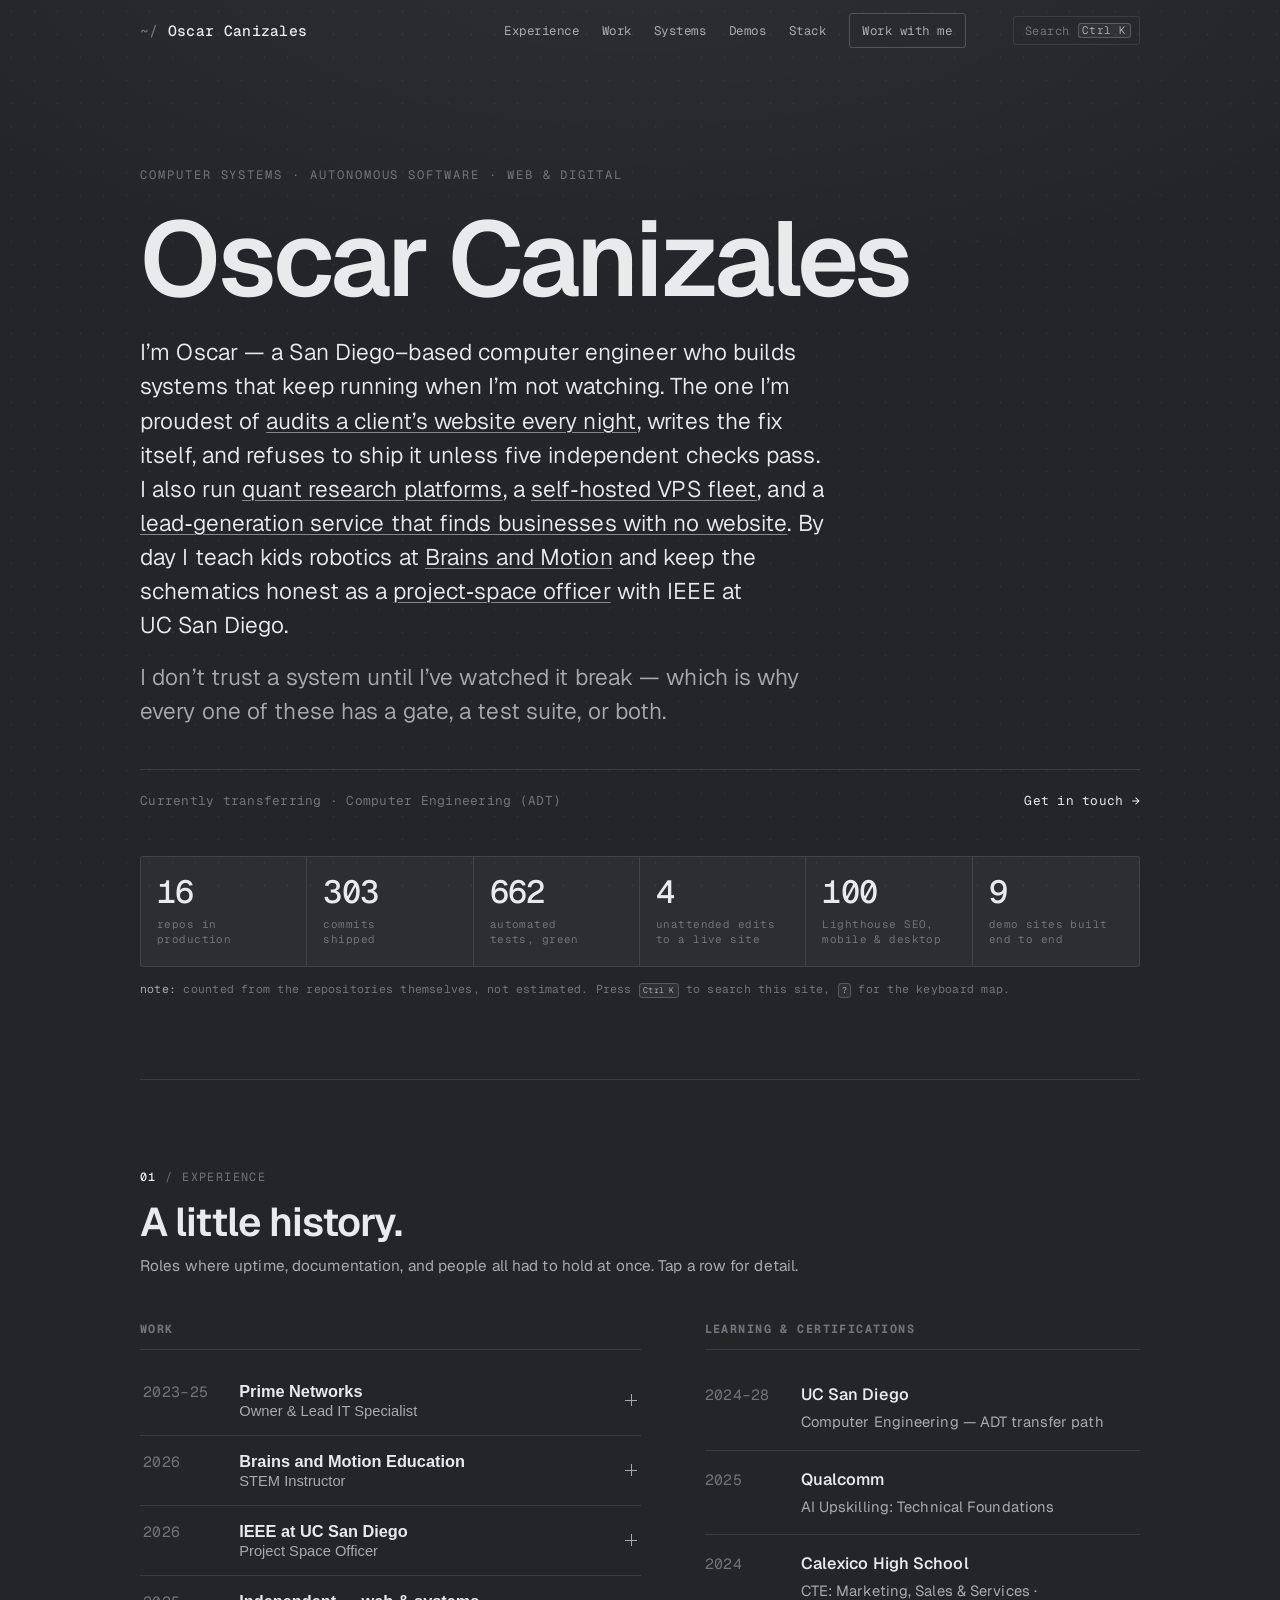
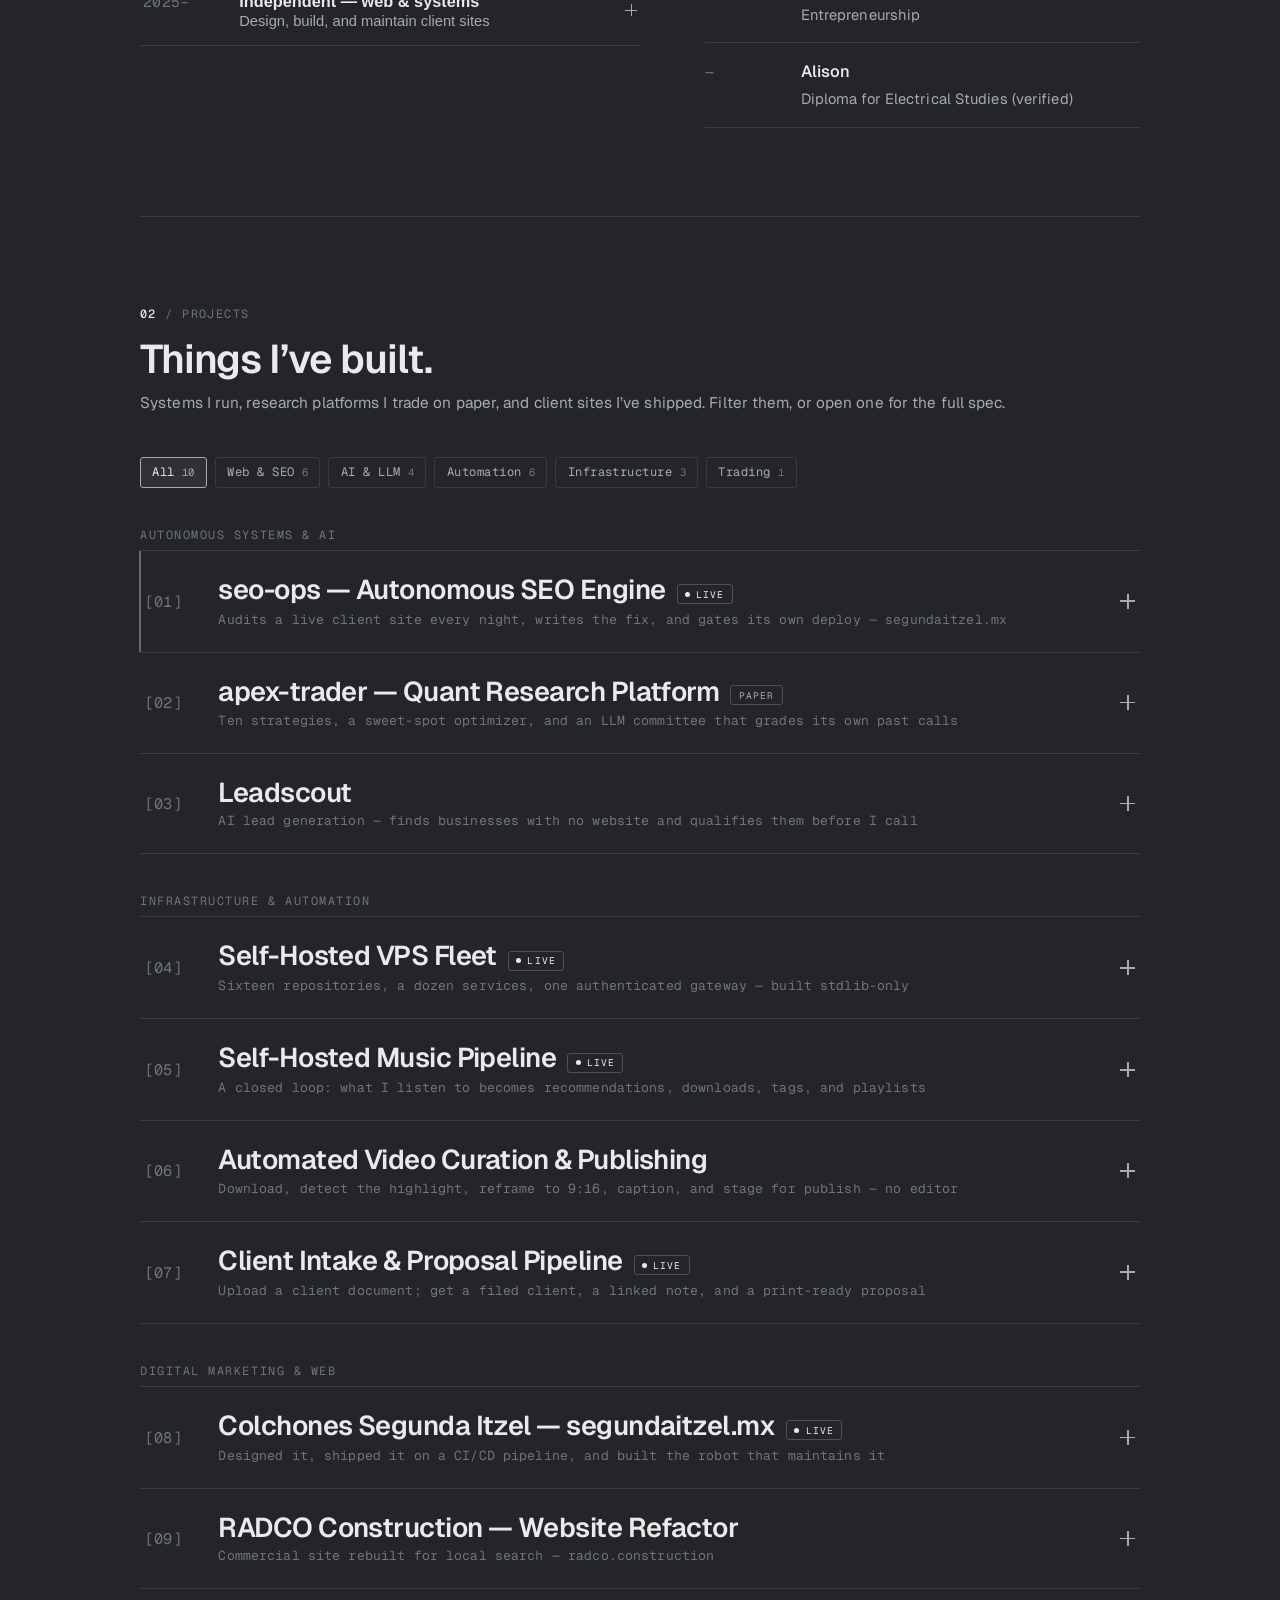
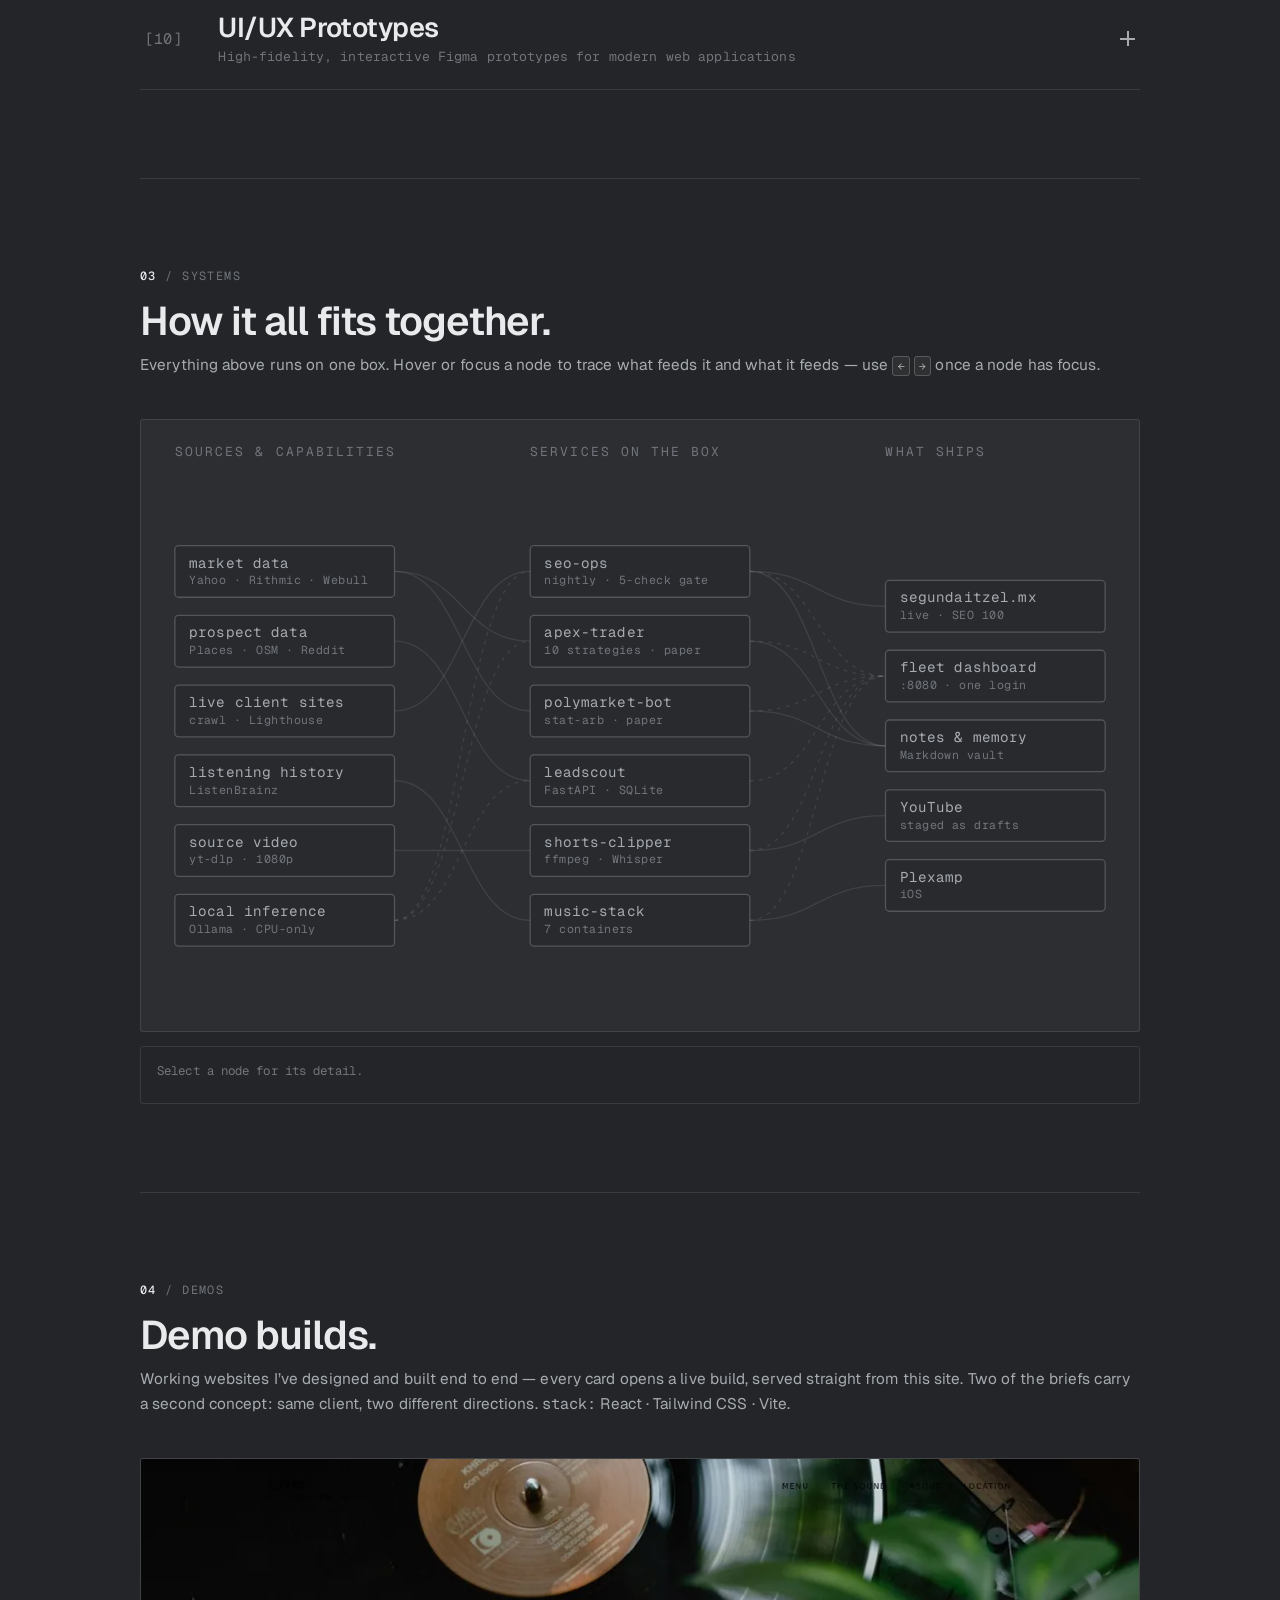
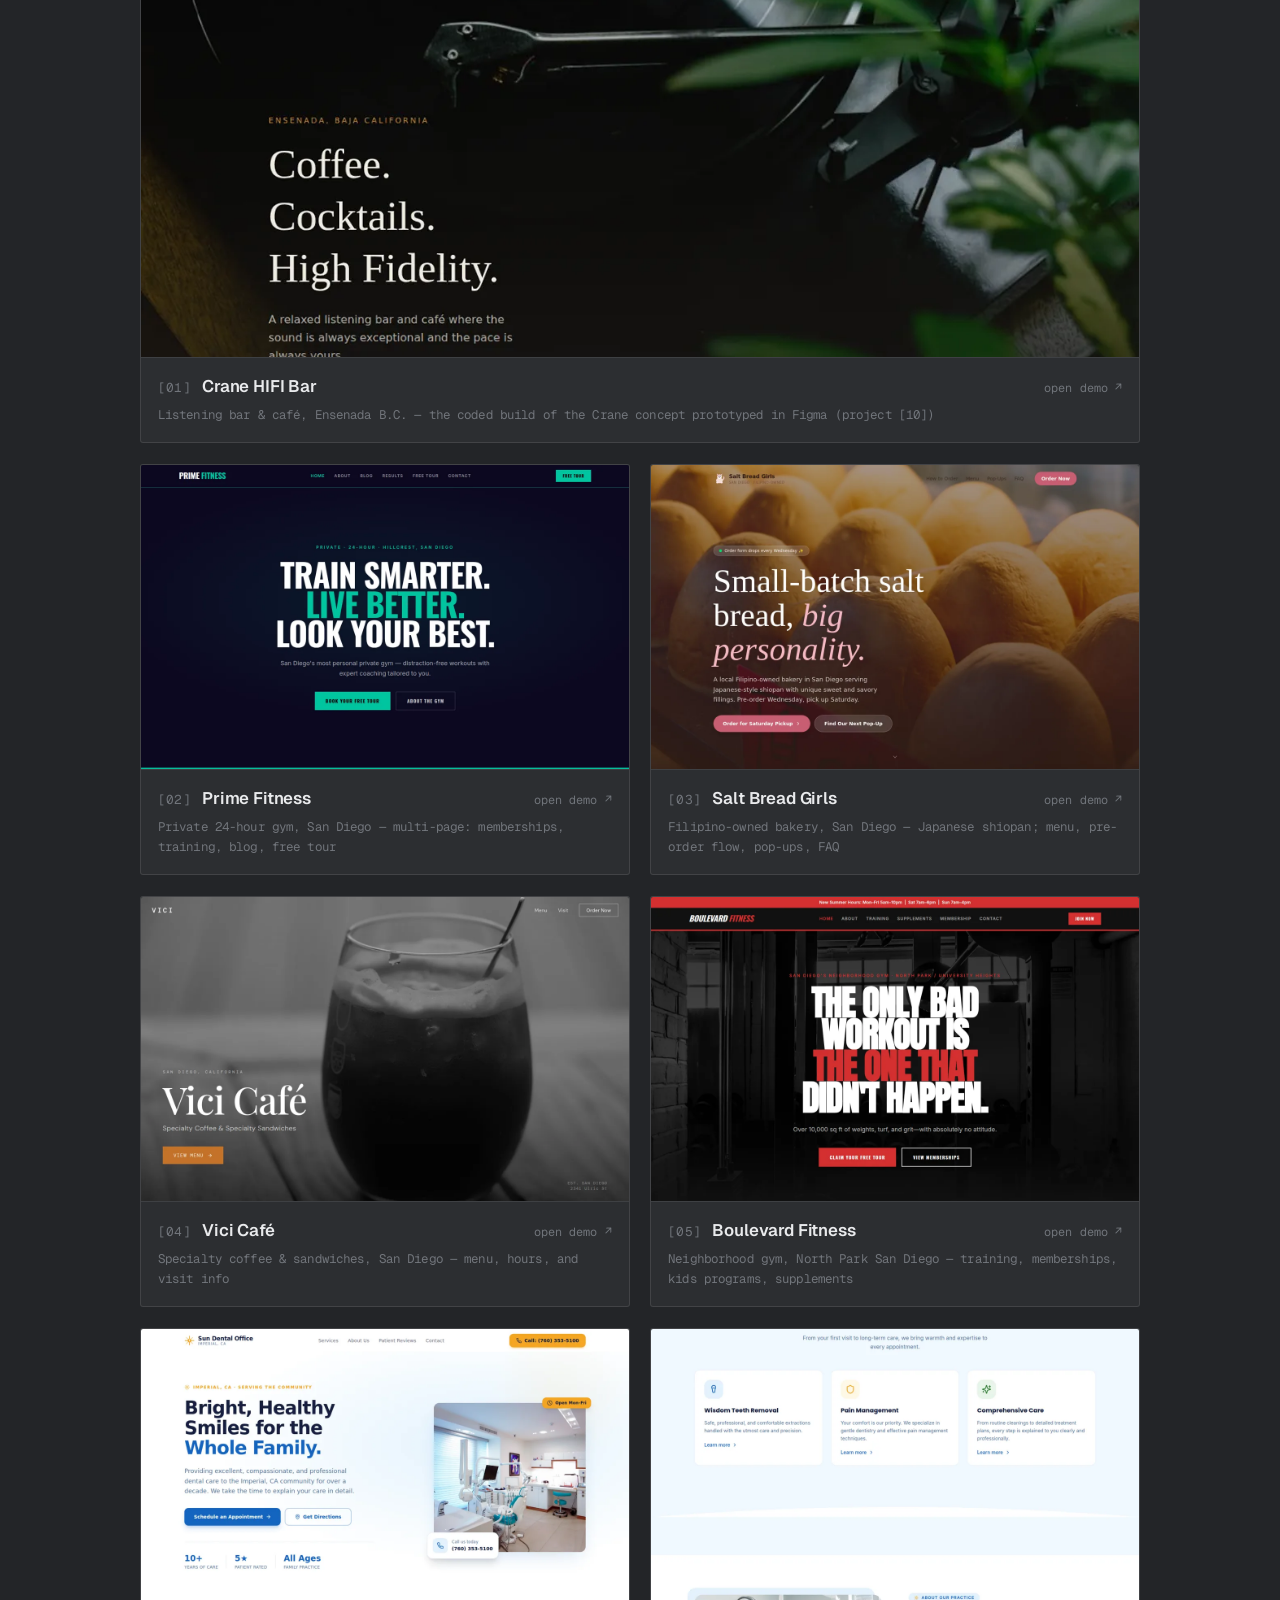
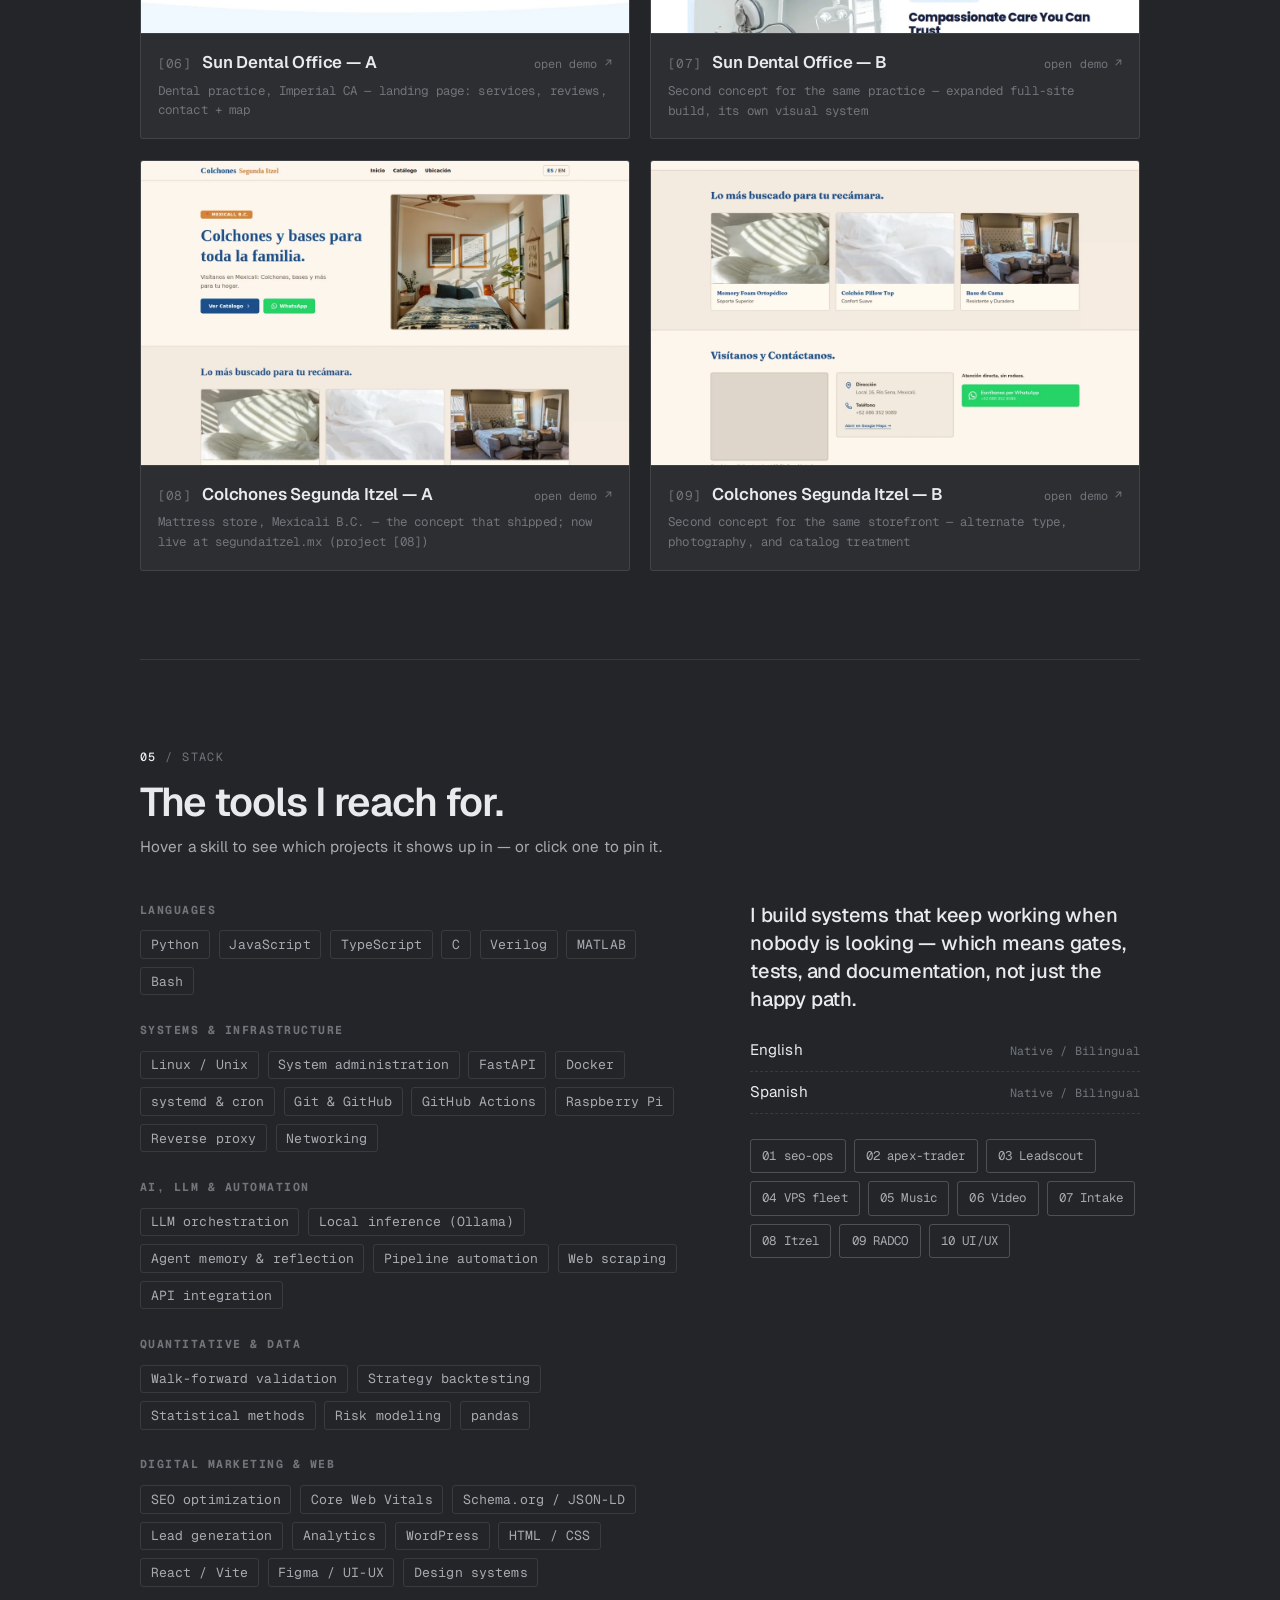
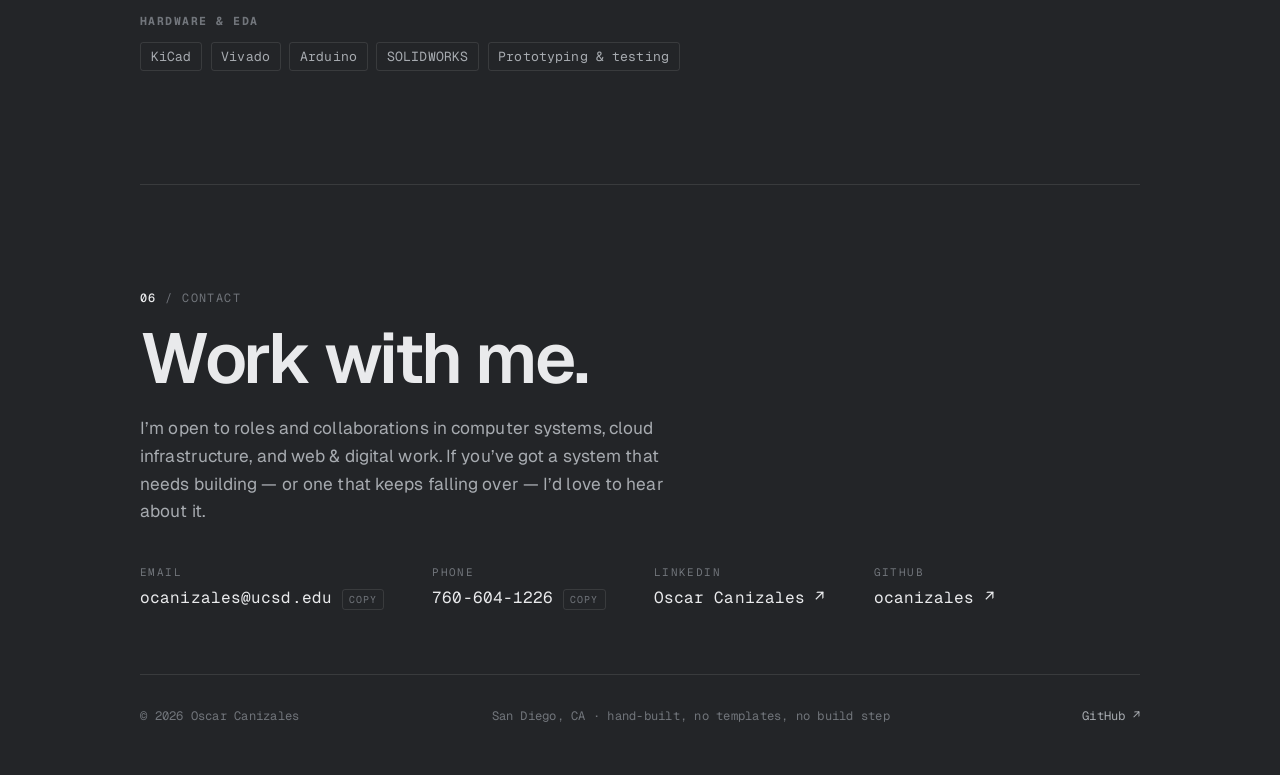
<file: index.html>
<!DOCTYPE html>
<html lang="en">
<head>
<meta charset="UTF-8" />
<meta name="viewport" content="width=device-width, initial-scale=1.0" />
<meta name="description" content="Oscar Canizales — a San Diego–based computer engineer building autonomous systems: an SEO engine that ships code to a live client site behind a fail-closed gate, quant research platforms, and a self-hosted VPS fleet." />
<meta name="author" content="Oscar Luis Canizales" />
<title>Oscar Canizales</title>

<meta property="og:type" content="website" />
<meta property="og:title" content="Oscar Canizales — computer engineer" />
<meta property="og:description" content="I build systems that run without me. Autonomous SEO, quant research, self-hosted infrastructure." />

<link rel="preconnect" href="https://fonts.googleapis.com" />
<link rel="preconnect" href="https://fonts.gstatic.com" crossorigin />
<link href="https://fonts.googleapis.com/css2?family=Geist:wght@300..600&family=Geist+Mono:wght@400;500&display=swap" rel="stylesheet" />
<link rel="stylesheet" href="assets/css/styles.css" />
<link rel="icon" href="data:image/svg+xml,<svg xmlns='http://www.w3.org/2000/svg' viewBox='0 0 100 100'><text y='.82em' font-size='84' font-family='Georgia,serif'>o</text></svg>" />

<!--
  Oscar Canizales — personal portfolio.
  Technical / spec-sheet aesthetic. Dark neutral-slate, monochrome.
  Geist (headings + prose) + Geist Mono (all metadata). Graph-paper
  dot grid, numeric indices. Hand-written HTML / CSS / vanilla JS.

  Interactive layer: command palette (Ctrl-K or /), keyboard
  navigation (? for the map), project filters, an SVG fleet diagram
  rendered from a data structure in main.js, count-up metrics, and a
  pointer-tracked grid light. All of it degrades to a readable static
  document with JS off.
-->
</head>
<body>

<!-- ============================ NAV ============================ -->
<header class="topbar" id="top">
  <div class="shell topbar__inner">
    <a class="topbar__name" href="#top">Oscar&nbsp;Canizales</a>
    <nav class="topbar__nav" aria-label="Primary">
      <a href="#experience">Experience</a>
      <a href="#projects">Work</a>
      <a href="#systems">Systems</a>
      <a href="#demos">Demos</a>
      <a href="#about">Stack</a>
      <a class="topbar__cta" href="#contact">Work with me</a>
    </nav>
    <button class="topbar__search" id="palette-open" aria-label="Search this site" title="Search (Ctrl K)">
      <span class="topbar__searchlabel">Search</span>
      <kbd>Ctrl K</kbd>
    </button>
    <button class="topbar__burger" id="burger" aria-label="Menu" aria-expanded="false"><span></span><span></span></button>
  </div>
  <div class="topbar__progress" id="progress" aria-hidden="true"></div>
</header>

<main>

  <!-- ============================ INTRO ============================ -->
  <section class="intro shell">
    <p class="intro__eyebrow" data-reveal>Computer&nbsp;systems · autonomous&nbsp;software · web&nbsp;&amp;&nbsp;digital</p>

    <h1 class="intro__name" data-reveal>Oscar Canizales</h1>

    <p class="intro__body" data-reveal>
      I&#8217;m Oscar &#8212; a San&nbsp;Diego&#8211;based computer engineer who builds systems
      that keep running when I&#8217;m not watching. The one I&#8217;m proudest of
      <a href="#proj-1" class="ln">audits a client&#8217;s website every night</a>, writes the fix
      itself, and refuses to ship it unless five independent checks pass. I also run
      <a href="#proj-2" class="ln">quant research platforms</a>, a
      <a href="#systems" class="ln">self&#8209;hosted VPS fleet</a>, and a
      <a href="#proj-3" class="ln">lead&#8209;generation service that finds businesses with no website</a>.
      By day I teach kids robotics at <a href="#work" class="ln">Brains&nbsp;and&nbsp;Motion</a>
      and keep the schematics honest as a <a href="#work" class="ln">project&#8209;space officer</a>
      with IEEE at UC&nbsp;San&nbsp;Diego.
      <span class="intro__aside">I don&#8217;t trust a system until I&#8217;ve watched it break &#8212; which is why every one of these has a gate, a test suite, or both.</span>
    </p>

    <div class="intro__meta" data-reveal>
      <span>Currently transferring &#183; Computer&nbsp;Engineering (ADT)</span>
      <a href="#contact" class="intro__link">Get in touch <span aria-hidden="true">&#8594;</span></a>
    </div>

    <!-- ---------- live metrics band ---------- -->
    <div class="metrics" data-reveal aria-label="Portfolio metrics">
      <div class="metric">
        <span class="metric__num" data-count="16">16</span>
        <span class="metric__label">repos in<br>production</span>
      </div>
      <div class="metric">
        <span class="metric__num" data-count="303">303</span>
        <span class="metric__label">commits<br>shipped</span>
      </div>
      <div class="metric">
        <span class="metric__num" data-count="662">662</span>
        <span class="metric__label">automated<br>tests, green</span>
      </div>
      <div class="metric">
        <span class="metric__num" data-count="4">4</span>
        <span class="metric__label">unattended edits<br>to a live site</span>
      </div>
      <div class="metric">
        <span class="metric__num" data-count="100">100</span>
        <span class="metric__label">Lighthouse SEO,<br>mobile &amp; desktop</span>
      </div>
      <div class="metric">
        <span class="metric__num" data-count="9">9</span>
        <span class="metric__label">demo sites built<br>end to end</span>
      </div>
    </div>
    <p class="metrics__note" data-reveal><span class="mono">note:</span> counted from the repositories themselves, not estimated. Press <kbd>Ctrl K</kbd> to search this site, <kbd>?</kbd> for the keyboard map.</p>
  </section>

  <!-- ============================ EXPERIENCE ============================ -->
  <section class="section shell" id="experience" data-reveal>
    <div class="section__head">
      <p class="section__kick"><b>01</b> / EXPERIENCE</p>
      <h2 class="section__title">A little history.</h2>
      <p class="section__note">Roles where uptime, documentation, and people all had to hold at once. Tap a row for detail.</p>
    </div>

    <div class="tracks">
      <!-- Work track -->
      <div class="track" id="work">
        <h3 class="track__label">Work</h3>
        <ul class="ylist">

          <li class="yrow" data-exp>
            <button class="yrow__btn" aria-expanded="false" aria-controls="exp-1">
              <span class="yrow__year">2023&#8211;25</span>
              <span class="yrow__what"><b>Prime Networks</b><span class="yrow__role">Owner &amp; Lead IT Specialist</span></span>
              <span class="yrow__plus" aria-hidden="true"></span>
            </button>
            <div class="yrow__detail" id="exp-1" role="region">
              <div class="yrow__detailinner">
                <ul>
                  <li>Ran end-to-end technical operations, balancing client relationships with day-to-day system administration.</li>
                  <li>Isolated hardware and network faults through systematic diagnostics, performing critical repairs to hold system uptime.</li>
                  <li>Authored authoritative documentation of procedures and configurations for multi-user operations.</li>
                  <li>Marketed IT services and secured contracts for hardware and network diagnostics.</li>
                </ul>
              </div>
            </div>
          </li>

          <li class="yrow" data-exp>
            <button class="yrow__btn" aria-expanded="false" aria-controls="exp-2">
              <span class="yrow__year">2026</span>
              <span class="yrow__what"><b>Brains and Motion Education</b><span class="yrow__role">STEM Instructor</span></span>
              <span class="yrow__plus" aria-hidden="true"></span>
            </button>
            <div class="yrow__detail" id="exp-2" role="region">
              <div class="yrow__detailinner">
                <ul>
                  <li>Instruct students in robotics and electrical principles, translating complex ideas into practical lessons.</li>
                  <li>Guide hardware-prototyping workshops and mentor students through circuit troubleshooting.</li>
                  <li>Manage laboratory inventory and logistics for engineering project materials.</li>
                </ul>
              </div>
            </div>
          </li>

          <li class="yrow" data-exp>
            <button class="yrow__btn" aria-expanded="false" aria-controls="exp-3">
              <span class="yrow__year">2026</span>
              <span class="yrow__what"><b>IEEE at UC San Diego</b><span class="yrow__role">Project Space Officer</span></span>
              <span class="yrow__plus" aria-hidden="true"></span>
            </button>
            <div class="yrow__detail" id="exp-3" role="region">
              <div class="yrow__detailinner">
                <ul>
                  <li>Oversee laboratory project-space infrastructure, maintaining component inventories and equipment availability for student projects.</li>
                  <li>Provide technical guidance to peer engineers &#8212; schematic debugging and component selection.</li>
                </ul>
              </div>
            </div>
          </li>

          <li class="yrow" data-exp>
            <button class="yrow__btn" aria-expanded="false" aria-controls="exp-4">
              <span class="yrow__year">2025&#8211;</span>
              <span class="yrow__what"><b>Independent &#8212; web &amp; systems</b><span class="yrow__role">Design, build, and maintain client sites</span></span>
              <span class="yrow__plus" aria-hidden="true"></span>
            </button>
            <div class="yrow__detail" id="exp-4" role="region">
              <div class="yrow__detailinner">
                <ul>
                  <li>Design, build, and deploy commercial websites end to end &#8212; Figma through to a live domain on client hosting.</li>
                  <li>Operate an ongoing SEO retainer for a live storefront, backed by a nightly audit pipeline I wrote and run myself.</li>
                  <li>Produce client audits and proposals from a documented intake pipeline rather than one-off documents.</li>
                </ul>
              </div>
            </div>
          </li>

        </ul>
      </div>

      <!-- Learning track -->
      <div class="track">
        <h3 class="track__label">Learning &amp; certifications</h3>
        <ul class="ylist ylist--plain">
          <li class="yrow yrow--static">
            <span class="yrow__year">2024&#8211;28</span>
            <span class="yrow__what"><b>UC San Diego</b><span class="yrow__role">Computer Engineering &#8212; ADT transfer path</span></span>
          </li>
          <li class="yrow yrow--static">
            <span class="yrow__year">2025</span>
            <span class="yrow__what"><b>Qualcomm</b><span class="yrow__role">AI Upskilling: Technical Foundations</span></span>
          </li>
          <li class="yrow yrow--static">
            <span class="yrow__year">2024</span>
            <span class="yrow__what"><b>Calexico High School</b><span class="yrow__role">CTE: Marketing, Sales &amp; Services &#183; Entrepreneurship</span></span>
          </li>
          <li class="yrow yrow--static">
            <span class="yrow__year">&#8212;</span>
            <span class="yrow__what"><b>Alison</b><span class="yrow__role">Diploma for Electrical Studies (verified)</span></span>
          </li>
        </ul>
      </div>
    </div>
  </section>

  <!-- ============================ PROJECTS ============================ -->
  <section class="section shell" id="projects" data-reveal>
    <div class="section__head">
      <p class="section__kick"><b>02</b> / PROJECTS</p>
      <h2 class="section__title">Things I&#8217;ve built.</h2>
      <p class="section__note">Systems I run, research platforms I trade on paper, and client sites I&#8217;ve shipped. Filter them, or open one for the full spec.</p>
    </div>

    <!-- ---------- filter bar ---------- -->
    <div class="filters" role="group" aria-label="Filter projects by category">
      <button class="filter is-on" data-filter="all">All <span class="filter__n">10</span></button>
      <button class="filter" data-filter="web">Web &amp; SEO <span class="filter__n">6</span></button>
      <button class="filter" data-filter="ai">AI &amp; LLM <span class="filter__n">4</span></button>
      <button class="filter" data-filter="automation">Automation <span class="filter__n">6</span></button>
      <button class="filter" data-filter="infra">Infrastructure <span class="filter__n">3</span></button>
      <button class="filter" data-filter="trading">Trading <span class="filter__n">1</span></button>
    </div>
    <p class="filters__empty" id="filters-empty" hidden>No projects in that category.</p>

    <div class="pgroup">
      <p class="pgroup__label">Autonomous systems &amp; AI</p>
      <ul class="projects">

        <!-- 01 -->
        <li class="project project--flag" id="proj-1" data-project="1" data-cat="ai web automation">
          <button class="project__head" aria-expanded="false" aria-controls="proj-1-detail">
            <span class="project__no">01</span>
            <span class="project__titles">
              <span class="project__titlerow"><span class="project__title">seo-ops &#8212; Autonomous SEO Engine</span><span class="status status--live">Live</span></span>
              <span class="project__tag">Audits a live client site every night, writes the fix, and gates its own deploy &#8212; segundaitzel.mx</span>
            </span>
            <span class="project__plus" aria-hidden="true"></span>
          </button>
          <div class="project__detail" id="proj-1-detail" role="region" aria-label="seo-ops Autonomous SEO Engine">
            <div class="project__grid">
              <div class="project__prose">
                <h4>Problem</h4>
                <p>SEO retainers fail in month seven, not month one &#8212; not because anyone runs out of ideas, but because nobody keeps doing the small unglamorous work every single night. I wanted a system that did the work on a schedule and could be trusted to touch a paying client&#8217;s live website without me reviewing every diff.</p>
                <h4>Approach</h4>
                <p>A Python pipeline that runs at 03:00 and resumes at 07:00. It crawls the live site, runs Lighthouse locally for mobile and desktop, appends one immutable row to an append-only metrics CSV, then picks the highest-value task off a backlog and writes the change in an isolated git worktree. Nothing publishes until a <b>five-check gate</b> passes, and the gate fails closed: anything it cannot evaluate counts as a failure, never a pass.</p>
                <h4>The five checks</h4>
                <ul>
                  <li>The build exits zero, and the task produced a diff at all.</li>
                  <li>That diff touches only files on the task&#8217;s allowlist.</li>
                  <li>The post-change audit shows no regression <b>per page, keyed on path</b> &#8212; site-wide averages let one page&#8217;s loss get paid for by another page&#8217;s gain, so they are not the unit of judgement.</li>
                  <li>The built directory kept every file it had, and everything that was well-formed XML still is.</li>
                </ul>
                <h4>Results</h4>
                <ul>
                  <li><b>4</b> code changes written and shipped to a live client site unattended &#8212; schema fixes, a sitemap <span class="mono">lastmod</span>, and a render-blocking font fix &#8212; <b>4/4</b> gate-passed, zero rollbacks.</li>
                  <li>The site it maintains holds <b>100</b> Lighthouse SEO on mobile and desktop, with <b>100%</b> meta completeness and alt coverage.</li>
                  <li><b>368</b> tests over the engine, including guards that refuse to render two YAML traps that would otherwise print garbage into a client&#8217;s proposal PDF.</li>
                  <li>Same engine renders client audits and proposals to print-ready PDF from YAML.</li>
                </ul>
              </div>
              <div class="project__aside">
                <p class="project__stack">Python 3.11 · Lighthouse · headless Chromium · Jinja2 · git worktrees · cron · Claude</p>
                <p class="project__urls"><a href="https://segundaitzel.mx" target="_blank" rel="noopener">segundaitzel.mx &#8212; the site it maintains &#8599;</a></p>
              </div>
            </div>
          </div>
        </li>

        <!-- 02 -->
        <li class="project" id="proj-2" data-project="2" data-cat="ai trading automation">
          <button class="project__head" aria-expanded="false" aria-controls="proj-2-detail">
            <span class="project__no">02</span>
            <span class="project__titles">
              <span class="project__titlerow"><span class="project__title">apex-trader &#8212; Quant Research Platform</span><span class="status">Paper</span></span>
              <span class="project__tag">Ten strategies, a sweet-spot optimizer, and an LLM committee that grades its own past calls</span>
            </span>
            <span class="project__plus" aria-hidden="true"></span>
          </button>
          <div class="project__detail" id="proj-2-detail" role="region" aria-label="apex-trader Quant Research Platform">
            <div class="project__grid">
              <div class="project__prose">
                <h4>Problem</h4>
                <p>A backtest that looks good on one slice of history tells you almost nothing. I wanted a platform where a strategy has to survive walk-forward validation before it is allowed near capital, and where the answer &#8220;this does not work&#8221; is a first-class result rather than a reason to keep tuning.</p>
                <h4>Approach</h4>
                <p>Ten strategies &#8212; MA crossover, opening-range breakout, an ORB retest variant, mean reversion, MACD-with-trend-filter, order-flow, gap reversion, and more &#8212; over CME futures (ES, NQ, GC) and equities. An optimizer searches each strategy&#8217;s parameters <em>and</em> the risk:reward and stop width jointly, maximizing risk-adjusted expectancy behind a minimum-trades floor and a max-drawdown cap. Brokers are pluggable behind one interface; paper is the default.</p>
                <h4>The committee memory loop</h4>
                <p>An LLM committee debates each setup, but the interesting half is that it is scored afterward. Verdicts are journaled as <span class="mono">pending</span>; five trading days later a second pass reads the real cached bars, computes the direction-adjusted move, and stores one short lesson per entry &#8212; which then gets injected into every future run. Ported from TradingAgents&#8217; reflection design, rebuilt stdlib-only in plain markdown with no vector database.</p>
                <h4>Results</h4>
                <ul>
                  <li>Best validated combo: <b>+0.72R</b> per trade at a <b>2.55</b> profit factor on GOLD daily, walk-forward.</li>
                  <li>An 8-year walk-forward flagged the statistical-arbitrage family as non-robust, so it was held to <b>paper only</b> &#8212; the platform earning its keep by saying no.</li>
                  <li><b>134</b> tests. The ORB retest runs live on paper against NQ.</li>
                  <li>Committee runs weekday nights on a local model, at zero API cost.</li>
                </ul>
              </div>
              <div class="project__aside">
                <p class="project__stack">Python · pandas · Rithmic / Lucid · Webull OpenAPI · Ollama · walk-forward optimization</p>
              </div>
            </div>
          </div>
        </li>

        <!-- 03 -->
        <li class="project" id="proj-3" data-project="3" data-cat="ai web">
          <button class="project__head" aria-expanded="false" aria-controls="proj-3-detail">
            <span class="project__no">03</span>
            <span class="project__titles">
              <span class="project__titlerow"><span class="project__title">Leadscout</span></span>
              <span class="project__tag">AI lead generation &#8212; finds businesses with no website and qualifies them before I call</span>
            </span>
            <span class="project__plus" aria-hidden="true"></span>
          </button>
          <div class="project__detail" id="proj-3-detail" role="region" aria-label="Leadscout">
            <div class="project__grid">
              <div class="project__prose">
                <h4>Problem</h4>
                <p>Selling web design means finding businesses that don&#8217;t have a website yet &#8212; exactly the prospects that are hardest to surface by hand, because the usual way you find a business is by finding its website.</p>
                <h4>Approach</h4>
                <p>A FastAPI and SQLite service with a vanilla-JavaScript dashboard that pulls candidate businesses from Google Places, OpenStreetMap, and Reddit, merges them, and uses an LLM to identify and qualify the ones with no web presence. Runs self-hosted behind the fleet gateway.</p>
                <h4>Results</h4>
                <ul>
                  <li>Three independent sources merged into one deduplicated, qualified lead list.</li>
                  <li>Outreach is prepped per lead, so contact time goes to real prospects.</li>
                  <li>Feeds directly into the client intake pipeline &#8212; a qualified lead becomes a filed client without re-keying.</li>
                </ul>
              </div>
              <div class="project__aside">
                <p class="project__stack">Python · FastAPI · SQLite · JavaScript · Google Places API · OpenStreetMap · Claude</p>
              </div>
            </div>
          </div>
        </li>

      </ul>
    </div>

    <div class="pgroup">
      <p class="pgroup__label">Infrastructure &amp; automation</p>
      <ul class="projects">

        <!-- 04 -->
        <li class="project" id="proj-4" data-project="4" data-cat="infra">
          <button class="project__head" aria-expanded="false" aria-controls="proj-4-detail">
            <span class="project__no">04</span>
            <span class="project__titles">
              <span class="project__titlerow"><span class="project__title">Self-Hosted VPS Fleet</span><span class="status status--live">Live</span></span>
              <span class="project__tag">Sixteen repositories, a dozen services, one authenticated gateway &#8212; built stdlib-only</span>
            </span>
            <span class="project__plus" aria-hidden="true"></span>
          </button>
          <div class="project__detail" id="proj-4-detail" role="region" aria-label="Self-Hosted VPS Fleet">
            <div class="project__grid">
              <div class="project__prose">
                <h4>Problem</h4>
                <p>I wanted always-on private services I fully own, and a real environment to learn cloud fundamentals rather than a sandbox that resets when I close the tab. Then the fleet grew past the point where I could remember which port was what.</p>
                <h4>Approach</h4>
                <p>A Linux VPS plus Raspberry Pi nodes running everything behind one dashboard I wrote: a single-file Python service that scans every project&#8217;s git state live, checks each port with a real TCP probe, and acts as an authenticated reverse-proxy gateway so one login reaches every UI. The box has no <span class="mono">pip</span> and no Node, so the dashboard is <b>stdlib-only</b> &#8212; zero dependencies, one file to audit.</p>
                <h4>Results</h4>
                <ul>
                  <li>Passwords stored as <b>PBKDF2-SHA256</b> at 200k iterations with a per-user salt; sessions are HMAC-signed, <span class="mono">HttpOnly</span>, <span class="mono">SameSite=Lax</span> cookies. No plaintext secret is stored or committed.</li>
                  <li>The proxy is <b>allow-listed</b> to known ports, so it cannot be turned into an arbitrary SSRF pivot &#8212; a deliberate constraint, not an oversight.</li>
                  <li>Scheduled jobs handle backups and the nightly SEO run; secrets are guarded by a pre-push hook.</li>
                  <li>During a security pass I found and redacted a hardcoded Google API key in a test fixture, then swept the rest of the repositories to confirm it was the only one.</li>
                </ul>
              </div>
              <div class="project__aside">
                <p class="project__stack">Linux · Python (stdlib only) · systemd · Docker · Raspberry Pi · cron · reverse proxy</p>
              </div>
            </div>
          </div>
        </li>

        <!-- 05 -->
        <li class="project" id="proj-5" data-project="5" data-cat="infra automation">
          <button class="project__head" aria-expanded="false" aria-controls="proj-5-detail">
            <span class="project__no">05</span>
            <span class="project__titles">
              <span class="project__titlerow"><span class="project__title">Self-Hosted Music Pipeline</span><span class="status status--live">Live</span></span>
              <span class="project__tag">A closed loop: what I listen to becomes recommendations, downloads, tags, and playlists</span>
            </span>
            <span class="project__plus" aria-hidden="true"></span>
          </button>
          <div class="project__detail" id="proj-5-detail" role="region" aria-label="Self-Hosted Music Pipeline">
            <div class="project__grid">
              <div class="project__prose">
                <h4>Problem</h4>
                <p>I wanted the discovery experience of a streaming service over a library I actually own, with the phone as the only thing I ever touch.</p>
                <h4>Approach</h4>
                <p>Seven Dockerised services wired into a closed loop: plays scrobble out to ListenBrainz, recommendations come back, missing tracks are searched and fetched, metadata is corrected against MusicBrainz, and finished playlists appear on the phone. A separate PIN-protected request page lets other people add songs, which flow into the same pipeline on a schedule.</p>
                <h4>Results</h4>
                <ul>
                  <li>Listen &#8594; recommend &#8594; fetch &#8594; tag &#8594; playlist runs end to end with no manual step.</li>
                  <li>Concurrent writers share one lock file, so the request page and the scheduled job can never corrupt each other&#8217;s playlist builds.</li>
                  <li>A metadata repair pass verifies the actual audio before overwriting tags &#8212; suspect files are quarantined and requeued rather than silently mislabelled.</li>
                  <li><b>38</b> tests over the pipeline logic.</li>
                </ul>
              </div>
              <div class="project__aside">
                <p class="project__stack">Docker · Plex · ListenBrainz / MusicBrainz · Python · systemd · file locking</p>
              </div>
            </div>
          </div>
        </li>

        <!-- 06 -->
        <li class="project" id="proj-6" data-project="6" data-cat="automation ai">
          <button class="project__head" aria-expanded="false" aria-controls="proj-6-detail">
            <span class="project__no">06</span>
            <span class="project__titles">
              <span class="project__titlerow"><span class="project__title">Automated Video Curation &amp; Publishing</span></span>
              <span class="project__tag">Download, detect the highlight, reframe to 9:16, caption, and stage for publish &#8212; no editor</span>
            </span>
            <span class="project__plus" aria-hidden="true"></span>
          </button>
          <div class="project__detail" id="proj-6-detail" role="region" aria-label="Automated Video Curation and Publishing">
            <div class="project__grid">
              <div class="project__prose">
                <h4>Problem</h4>
                <p>Producing short-form clips by hand means sourcing footage, watching all of it, and cutting each segment before anything ships. Worse, an automated cutter that picks a window mechanically tends to open the clip on its least interesting second &#8212; which is the one second that decides whether anyone watches.</p>
                <h4>Approach</h4>
                <p>A Python pipeline: source download at a guaranteed 1080p, audio-spike analysis to locate highlights, then an ffmpeg pass that cuts to 9:16 with motion tracking and a facecam split-screen, and Whisper for captions. I later reworked the selection stage around a hook / progression / climax model so the clip <em>opens</em> on the peak instead of building to it.</p>
                <h4>Results</h4>
                <ul>
                  <li>Raw footage in, publish-ready vertical video out, with captions placed so they never cover faces or gameplay.</li>
                  <li>Uploads stage as <b>drafts only</b>, to one authorized channel &#8212; automation that cannot publish on its own is automation you can leave running.</li>
                  <li>Encoder pass tuned after profiling: dropped no-op scaler flags and rebalanced the preset for real throughput.</li>
                  <li><b>33</b> tests; CLI and web-app entry points share one worker.</li>
                </ul>
              </div>
              <div class="project__aside">
                <p class="project__stack">Python · yt-dlp · ffmpeg · Whisper · Flask · YouTube Data API</p>
              </div>
            </div>
          </div>
        </li>

        <!-- 07 -->
        <li class="project" id="proj-7" data-project="7" data-cat="infra web automation">
          <button class="project__head" aria-expanded="false" aria-controls="proj-7-detail">
            <span class="project__no">07</span>
            <span class="project__titles">
              <span class="project__titlerow"><span class="project__title">Client Intake &amp; Proposal Pipeline</span><span class="status status--live">Live</span></span>
              <span class="project__tag">Upload a client document; get a filed client, a linked note, and a print-ready proposal</span>
            </span>
            <span class="project__plus" aria-hidden="true"></span>
          </button>
          <div class="project__detail" id="proj-7-detail" role="region" aria-label="Client Intake and Proposal Pipeline">
            <div class="project__grid">
              <div class="project__prose">
                <h4>Problem</h4>
                <p>Client work was scattered across email threads, PDFs, and notes, with no single place that knew who a client was or what had been promised. Proposals were hand-assembled documents, which is exactly how two clients end up with different versions of the same offer.</p>
                <h4>Approach</h4>
                <p>An upload page on the fleet dashboard hands the file to an intake module that files the raw document as an attachment, extracts its text into a generated note, and updates the client record and registry. From there a YAML file renders to a print-ready proposal PDF through the same templating and headless-Chromium path as the nightly audit report.</p>
                <h4>Results</h4>
                <ul>
                  <li>One command turns a client document into a filed, searchable, linked record.</li>
                  <li>Proposals are generated from data, so the terms in the PDF are the terms in the system.</li>
                  <li>Image uploads are <b>filed, not read</b> &#8212; there is no OCR on this box, and the note says so explicitly. An empty extraction that looks successful is how a client document silently becomes invisible.</li>
                  <li>Prose guards fail the render on two YAML traps that raise nothing and print garbage into a client&#8217;s document, plus house style rules enforced in tests.</li>
                  <li>Shipped a full 12-month engagement proposal through it end to end.</li>
                </ul>
              </div>
              <div class="project__aside">
                <p class="project__stack">Python · Jinja2 · headless Chromium · YAML · Markdown vault</p>
              </div>
            </div>
          </div>
        </li>

      </ul>
    </div>

    <div class="pgroup">
      <p class="pgroup__label">Digital marketing &amp; web</p>
      <ul class="projects">

        <!-- 08 -->
        <li class="project" id="proj-8" data-project="8" data-cat="web automation">
          <button class="project__head" aria-expanded="false" aria-controls="proj-8-detail">
            <span class="project__no">08</span>
            <span class="project__titles">
              <span class="project__titlerow"><span class="project__title">Colchones Segunda Itzel &#8212; segundaitzel.mx</span><span class="status status--live">Live</span></span>
              <span class="project__tag">Designed it, shipped it on a CI/CD pipeline, and built the robot that maintains it</span>
            </span>
            <span class="project__plus" aria-hidden="true"></span>
          </button>
          <div class="project__detail" id="proj-8-detail" role="region" aria-label="Colchones Segunda Itzel">
            <div class="project__grid">
              <div class="project__prose">
                <h4>Problem</h4>
                <p>A Mexicali mattress storefront needed a bilingual site that sells over WhatsApp, hosted on the shared cPanel plan the client already paid for &#8212; and it needed to stay healthy after launch, not decay quietly the way client sites do.</p>
                <h4>Approach</h4>
                <p>Designed in Figma, built as a Spanish-first bilingual site with an ES/EN toggle and WhatsApp ordering, and deployed to shared hosting through GitHub Actions over FTPS &#8212; cPanel dropped its Git integration, so Actions is the only real path. Then I pointed my own nightly SEO engine at it, making this the site that project [01] audits and edits.</p>
                <h4>Results</h4>
                <ul>
                  <li>Live at segundaitzel.mx, verified in Search Console, holding <b>100</b> Lighthouse SEO on mobile and desktop.</li>
                  <li>Push-to-deploy: a merge reaches the client&#8217;s host with no manual upload.</li>
                  <li>Structured data, sitemap, and font loading have all since been improved by the pipeline rather than by hand.</li>
                  <li>Deployment traps documented so they can&#8217;t bite twice &#8212; an addon domain&#8217;s document root is not <span class="mono">public_html</span>, the FTPS server directory is login-relative, and a stray <span class="mono">noindex</span> survives a build if nothing checks for it.</li>
                </ul>
              </div>
              <div class="project__aside">
                <p class="project__stack">React · Vite · Figma · GitHub Actions · FTPS · cPanel · Schema.org</p>
                <p class="project__urls"><a href="https://segundaitzel.mx" target="_blank" rel="noopener">segundaitzel.mx &#8599;</a></p>
              </div>
            </div>
          </div>
        </li>

        <!-- 09 -->
        <li class="project" id="proj-9" data-project="9" data-cat="web">
          <button class="project__head" aria-expanded="false" aria-controls="proj-9-detail">
            <span class="project__no">09</span>
            <span class="project__titles">
              <span class="project__titlerow"><span class="project__title">RADCO Construction &#8212; Website Refactor</span></span>
              <span class="project__tag">Commercial site rebuilt for local search &#8212; radco.construction</span>
            </span>
            <span class="project__plus" aria-hidden="true"></span>
          </button>
          <div class="project__detail" id="proj-9-detail" role="region" aria-label="RADCO Construction Website Refactor">
            <div class="project__grid">
              <div class="project__prose">
                <h4>Problem</h4>
                <p>RADCO Construction needed a commercial site that surfaced in local search instead of sitting invisible. I wanted the rebuild to earn organic traffic on its own rather than lean on paid placement.</p>
                <h4>Approach</h4>
                <p>Designed and deployed the site on WordPress with hand-tuned HTML/CSS, then reworked the site architecture and metadata around current SEO best practices. Wired in analytics to see what search actually rewarded.</p>
                <h4>Results</h4>
                <ul>
                  <li>Improved local search visibility through a cleaner site architecture and complete metadata.</li>
                  <li>Structured the site to drive organic traffic rather than paid placement.</li>
                  <li>Analytics in place to track search performance over time.</li>
                </ul>
              </div>
              <div class="project__aside">
                <p class="project__stack">WordPress · HTML/CSS · SEO · Site architecture · Analytics</p>
                <p class="project__urls"><a href="https://radco.construction" target="_blank" rel="noopener">radco.construction &#8599;</a></p>
              </div>
            </div>
          </div>
        </li>

        <!-- 10 -->
        <li class="project" id="proj-10" data-project="10" data-cat="web">
          <button class="project__head" aria-expanded="false" aria-controls="proj-10-detail">
            <span class="project__no">10</span>
            <span class="project__titles">
              <span class="project__titlerow"><span class="project__title">UI/UX Prototypes</span></span>
              <span class="project__tag">High-fidelity, interactive Figma prototypes for modern web applications</span>
            </span>
            <span class="project__plus" aria-hidden="true"></span>
          </button>
          <div class="project__detail" id="proj-10-detail" role="region" aria-label="UI/UX Prototypes">
            <div class="project__grid">
              <div class="project__prose">
                <h4>Problem</h4>
                <p>Design ideas stay cheap and ambiguous until someone can click through them. I wanted high-fidelity, interactive prototypes that showed exactly how a web app would look and behave before any code got written.</p>
                <h4>Approach</h4>
                <p>Built interactive UI/UX prototypes in Figma across two efforts. Inter-Amity was a comprehensive design system and layout &#8212; shared components and page structure meant to be reused rather than redrawn. Crane HIFI Bar was a set of responsive web layouts built around brand identity and the end-user experience, later coded out as a working build.</p>
                <h4>Results</h4>
                <ul>
                  <li>Inter-Amity: a comprehensive design system and layout defining shared components and page structure.</li>
                  <li>Crane HIFI Bar: responsive web layouts focused on brand identity and user experience.</li>
                  <li>Both delivered as high-fidelity, clickable prototypes &#8212; Crane went on to become the coded demo in section 04.</li>
                </ul>
              </div>
              <div class="project__aside">
                <a class="shot" href="https://www.figma.com/make/DYmLdPLuy7J0HVszbftgXR/Crane-HIFI-Bar?code-node-id=0-9&amp;fullscreen=1" target="_blank" rel="noopener" aria-label="Open the Crane HIFI Bar prototype in Figma">
                  <img src="assets/img/crane-hifi-bar.webp" width="799" height="706" loading="lazy" alt="Crane HIFI Bar — Figma prototype: a high-fidelity listening-bar landing page headed Coffee. Cocktails. High Fidelity.">
                </a>
                <p class="project__stack">Figma · UI/UX design · Design systems · Prototyping</p>
                <p class="project__urls"><a href="https://inter-amity-50656101.figma.site" target="_blank" rel="noopener">Inter-Amity &#8212; live site &#8599;</a><br>
                <a href="https://www.figma.com/make/DYmLdPLuy7J0HVszbftgXR/Crane-HIFI-Bar?code-node-id=0-9&amp;fullscreen=1" target="_blank" rel="noopener">Crane HIFI Bar &#8212; live prototype &#8599;</a></p>
              </div>
            </div>
          </div>
        </li>

      </ul>
    </div>
  </section>

  <!-- ============================ SYSTEMS MAP ============================ -->
  <section class="section shell" id="systems" data-reveal>
    <div class="section__head">
      <p class="section__kick"><b>03</b> / SYSTEMS</p>
      <h2 class="section__title">How it all fits together.</h2>
      <p class="section__note">Everything above runs on one box. Hover or focus a node to trace what feeds it and what it feeds &#8212; use <kbd>&#8592;</kbd> <kbd>&#8594;</kbd> once a node has focus.</p>
    </div>

    <div class="fleet" id="fleet">
      <!-- Rendered by main.js from the FLEET data structure.
           The list below is the no-JS fallback and is replaced on load. -->
      <div class="fleet__fallback">
        <p class="fleet__fallbacknote"><span class="mono">ingest:</span> market data · Google Places / OSM / Reddit · live client sites · ListenBrainz</p>
        <p class="fleet__fallbacknote"><span class="mono">run:</span> seo-ops · apex-trader · polymarket-bot · leadscout · shorts-clipper · music-stack · Ollama</p>
        <p class="fleet__fallbacknote"><span class="mono">ship:</span> segundaitzel.mx · dashboard :8080 · Obsidian vault · YouTube drafts · Plexamp</p>
      </div>
    </div>

    <div class="fleet__readout" id="fleet-readout" aria-live="polite">
      <p class="fleet__hint">Select a node for its detail.</p>
    </div>
  </section>

  <!-- ============================ DEMOS ============================ -->
  <section class="section shell" id="demos" data-reveal>
    <div class="section__head">
      <p class="section__kick"><b>04</b> / DEMOS</p>
      <h2 class="section__title">Demo builds.</h2>
      <p class="section__note">Working websites I&#8217;ve designed and built end to end &#8212; every card opens a live build, served straight from this site. Two of the briefs carry a second concept: same client, two different directions. <span class="mono">stack:</span> React &#183; Tailwind&nbsp;CSS &#183; Vite.</p>
    </div>

    <div class="demos">

      <a class="demo demo--wide" href="demos/crane-hifi-bar/" target="_blank" rel="noopener">
        <img class="demo__shot" src="assets/img/demos/crane-hifi-bar.webp" width="1200" height="600" loading="lazy" alt="Crane HIFI Bar demo — listening-bar hero reading Coffee. Cocktails. High Fidelity. over a turntable photo" />
        <span class="demo__body">
          <span class="demo__toprow"><span class="demo__no">01</span><span class="demo__name">Crane HIFI Bar</span><span class="demo__open">open demo &#8599;</span></span>
          <span class="demo__tag">Listening bar &amp; caf&#233;, Ensenada B.C. &#8212; the coded build of the Crane concept prototyped in Figma (project [10])</span>
        </span>
      </a>

      <a class="demo" href="demos/purple-fitness-page/" target="_blank" rel="noopener">
        <img class="demo__shot" src="assets/img/demos/purple-fitness-page.webp" width="1200" height="750" loading="lazy" alt="Prime Fitness demo — gym website hero with membership and free-tour calls to action" />
        <span class="demo__body">
          <span class="demo__toprow"><span class="demo__no">02</span><span class="demo__name">Prime Fitness</span><span class="demo__open">open demo &#8599;</span></span>
          <span class="demo__tag">Private 24-hour gym, San Diego &#8212; multi-page: memberships, training, blog, free tour</span>
        </span>
      </a>

      <a class="demo" href="demos/salt-bread-girls/" target="_blank" rel="noopener">
        <img class="demo__shot" src="assets/img/demos/salt-bread-girls.webp" width="1200" height="750" loading="lazy" alt="Salt Bread Girls demo — bakery website hero with pre-order calls to action" />
        <span class="demo__body">
          <span class="demo__toprow"><span class="demo__no">03</span><span class="demo__name">Salt Bread Girls</span><span class="demo__open">open demo &#8599;</span></span>
          <span class="demo__tag">Filipino-owned bakery, San Diego &#8212; Japanese shiopan; menu, pre-order flow, pop-ups, FAQ</span>
        </span>
      </a>

      <a class="demo" href="demos/vici-cafe/" target="_blank" rel="noopener">
        <img class="demo__shot" src="assets/img/demos/vici-cafe.webp" width="1200" height="750" loading="lazy" alt="Vici Café demo — moody café hero with specialty coffee headline" />
        <span class="demo__body">
          <span class="demo__toprow"><span class="demo__no">04</span><span class="demo__name">Vici Caf&#233;</span><span class="demo__open">open demo &#8599;</span></span>
          <span class="demo__tag">Specialty coffee &amp; sandwiches, San Diego &#8212; menu, hours, and visit info</span>
        </span>
      </a>

      <a class="demo" href="demos/fitness-page/" target="_blank" rel="noopener">
        <img class="demo__shot" src="assets/img/demos/fitness-page.webp" width="1200" height="750" loading="lazy" alt="Boulevard Fitness demo — gym website hero over a black-and-white weight-room photo" />
        <span class="demo__body">
          <span class="demo__toprow"><span class="demo__no">05</span><span class="demo__name">Boulevard Fitness</span><span class="demo__open">open demo &#8599;</span></span>
          <span class="demo__tag">Neighborhood gym, North Park San Diego &#8212; training, memberships, kids programs, supplements</span>
        </span>
      </a>

      <a class="demo" href="demos/sun-dental-office/" target="_blank" rel="noopener">
        <img class="demo__shot" src="assets/img/demos/sun-dental-office.webp" width="1200" height="750" loading="lazy" alt="Sun Dental Office demo, concept A — dental landing page hero with appointment call to action" />
        <span class="demo__body">
          <span class="demo__toprow"><span class="demo__no">06</span><span class="demo__name">Sun Dental Office &#8212; A</span><span class="demo__open">open demo &#8599;</span></span>
          <span class="demo__tag">Dental practice, Imperial CA &#8212; landing page: services, reviews, contact + map</span>
        </span>
      </a>

      <a class="demo" href="demos/local-dentist-business/" target="_blank" rel="noopener">
        <img class="demo__shot" src="assets/img/demos/local-dentist-business.webp" width="1200" height="750" loading="lazy" alt="Sun Dental Office demo, concept B — services section with treatment cards" />
        <span class="demo__body">
          <span class="demo__toprow"><span class="demo__no">07</span><span class="demo__name">Sun Dental Office &#8212; B</span><span class="demo__open">open demo &#8599;</span></span>
          <span class="demo__tag">Second concept for the same practice &#8212; expanded full-site build, its own visual system</span>
        </span>
      </a>

      <a class="demo" href="demos/colchones-segunda-itzel/" target="_blank" rel="noopener">
        <img class="demo__shot" src="assets/img/demos/colchones-segunda-itzel.webp" width="1200" height="750" loading="lazy" alt="Colchones Segunda Itzel demo, concept A — Spanish mattress store hero with WhatsApp button" />
        <span class="demo__body">
          <span class="demo__toprow"><span class="demo__no">08</span><span class="demo__name">Colchones Segunda Itzel &#8212; A</span><span class="demo__open">open demo &#8599;</span></span>
          <span class="demo__tag">Mattress store, Mexicali B.C. &#8212; the concept that shipped; now live at segundaitzel.mx (project [08])</span>
        </span>
      </a>

      <a class="demo" href="demos/bilingual-landing-page/" target="_blank" rel="noopener">
        <img class="demo__shot" src="assets/img/demos/bilingual-landing-page.webp" width="1200" height="750" loading="lazy" alt="Colchones Segunda Itzel demo, concept B — product catalog cards for mattresses and bases" />
        <span class="demo__body">
          <span class="demo__toprow"><span class="demo__no">09</span><span class="demo__name">Colchones Segunda Itzel &#8212; B</span><span class="demo__open">open demo &#8599;</span></span>
          <span class="demo__tag">Second concept for the same storefront &#8212; alternate type, photography, and catalog treatment</span>
        </span>
      </a>

    </div>
  </section>

  <!-- ============================ ABOUT / SKILLS ============================ -->
  <section class="section shell" id="about" data-reveal>
    <div class="section__head">
      <p class="section__kick"><b>05</b> / STACK</p>
      <h2 class="section__title">The tools I reach for.</h2>
      <p class="section__note">Hover a skill to see which projects it shows up in &#8212; or click one to pin it.</p>
    </div>

    <div class="about">
      <div class="about__skills">
        <div class="sgroup">
          <h3 class="sgroup__label">Languages</h3>
          <p class="sgroup__tags">
            <button class="skill" data-projects="1 2 3 4 5 6 7">Python</button>
            <button class="skill" data-projects="3 4 8">JavaScript</button>
            <button class="skill" data-projects="8">TypeScript</button>
            <button class="skill" data-projects="">C</button>
            <button class="skill" data-projects="">Verilog</button>
            <button class="skill" data-projects="2">MATLAB</button>
            <button class="skill" data-projects="1 4 5">Bash</button>
          </p>
        </div>
        <div class="sgroup">
          <h3 class="sgroup__label">Systems &amp; infrastructure</h3>
          <p class="sgroup__tags">
            <button class="skill" data-projects="4 5">Linux / Unix</button>
            <button class="skill" data-projects="4 5">System administration</button>
            <button class="skill" data-projects="3 7">FastAPI</button>
            <button class="skill" data-projects="4 5">Docker</button>
            <button class="skill" data-projects="1 4 5">systemd &amp; cron</button>
            <button class="skill" data-projects="1 2 4 8">Git &amp; GitHub</button>
            <button class="skill" data-projects="8">GitHub Actions</button>
            <button class="skill" data-projects="4">Raspberry Pi</button>
            <button class="skill" data-projects="4">Reverse proxy</button>
            <button class="skill" data-projects="4">Networking</button>
          </p>
        </div>
        <div class="sgroup">
          <h3 class="sgroup__label">AI, LLM &amp; automation</h3>
          <p class="sgroup__tags">
            <button class="skill" data-projects="1 2 3">LLM orchestration</button>
            <button class="skill" data-projects="2">Local inference (Ollama)</button>
            <button class="skill" data-projects="2">Agent memory &amp; reflection</button>
            <button class="skill" data-projects="1 2 3 6">Pipeline automation</button>
            <button class="skill" data-projects="1 3 6">Web scraping</button>
            <button class="skill" data-projects="2 3 6">API integration</button>
          </p>
        </div>
        <div class="sgroup">
          <h3 class="sgroup__label">Quantitative &amp; data</h3>
          <p class="sgroup__tags">
            <button class="skill" data-projects="2">Walk-forward validation</button>
            <button class="skill" data-projects="2">Strategy backtesting</button>
            <button class="skill" data-projects="2">Statistical methods</button>
            <button class="skill" data-projects="2">Risk modeling</button>
            <button class="skill" data-projects="1 2">pandas</button>
          </p>
        </div>
        <div class="sgroup">
          <h3 class="sgroup__label">Digital marketing &amp; web</h3>
          <p class="sgroup__tags">
            <button class="skill" data-projects="1 8 9">SEO optimization</button>
            <button class="skill" data-projects="1 8">Core Web Vitals</button>
            <button class="skill" data-projects="1 8">Schema.org / JSON-LD</button>
            <button class="skill" data-projects="3">Lead generation</button>
            <button class="skill" data-projects="1 9">Analytics</button>
            <button class="skill" data-projects="9">WordPress</button>
            <button class="skill" data-projects="8 9">HTML / CSS</button>
            <button class="skill" data-projects="8">React / Vite</button>
            <button class="skill" data-projects="8 10">Figma / UI-UX</button>
            <button class="skill" data-projects="10">Design systems</button>
          </p>
        </div>
        <div class="sgroup">
          <h3 class="sgroup__label">Hardware &amp; EDA</h3>
          <p class="sgroup__tags">
            <button class="skill" data-projects="">KiCad</button>
            <button class="skill" data-projects="">Vivado</button>
            <button class="skill" data-projects="">Arduino</button>
            <button class="skill" data-projects="">SOLIDWORKS</button>
            <button class="skill" data-projects="">Prototyping &amp; testing</button>
          </p>
        </div>
      </div>

      <aside class="about__side">
        <p class="about__lede">
          I build systems that keep working when nobody is looking &#8212; which means
          gates, tests, and documentation, not just the happy path.
        </p>
        <ul class="about__langs">
          <li><span>English</span> <em>Native / Bilingual</em></li>
          <li><span>Spanish</span> <em>Native / Bilingual</em></li>
        </ul>
        <div class="about__chips" aria-hidden="false">
          <a class="pchip" data-project="1" href="#proj-1">01 seo-ops</a>
          <a class="pchip" data-project="2" href="#proj-2">02 apex-trader</a>
          <a class="pchip" data-project="3" href="#proj-3">03 Leadscout</a>
          <a class="pchip" data-project="4" href="#proj-4">04 VPS fleet</a>
          <a class="pchip" data-project="5" href="#proj-5">05 Music</a>
          <a class="pchip" data-project="6" href="#proj-6">06 Video</a>
          <a class="pchip" data-project="7" href="#proj-7">07 Intake</a>
          <a class="pchip" data-project="8" href="#proj-8">08 Itzel</a>
          <a class="pchip" data-project="9" href="#proj-9">09 RADCO</a>
          <a class="pchip" data-project="10" href="#proj-10">10 UI/UX</a>
        </div>
      </aside>
    </div>
  </section>

  <!-- ============================ CONTACT ============================ -->
  <section class="contact shell" id="contact" data-reveal>
    <p class="section__kick"><b>06</b> / CONTACT</p>
    <h2 class="contact__title">Work with me.</h2>
    <p class="contact__body">
      I&#8217;m open to roles and collaborations in computer systems, cloud infrastructure, and
      web &amp; digital work. If you&#8217;ve got a system that needs building &#8212; or one
      that keeps falling over &#8212; I&#8217;d love to hear about it.
    </p>
    <div class="contact__links">
      <a href="mailto:ocanizales@ucsd.edu" data-copy="ocanizales@ucsd.edu"><span>Email</span>ocanizales@ucsd.edu</a>
      <a href="tel:+17606041226" data-copy="760-604-1226"><span>Phone</span>760-604-1226</a>
      <a href="https://www.linkedin.com/in/oscarcanizales/" target="_blank" rel="noopener"><span>LinkedIn</span>Oscar Canizales &#8599;</a>
      <a href="https://github.com/ocanizales" target="_blank" rel="noopener"><span>GitHub</span>ocanizales &#8599;</a>
    </div>
  </section>

  <footer class="foot shell">
    <span>&#169; <span id="year"></span> Oscar Canizales</span>
    <span>San Diego, CA &#183; hand-built, no templates, no build step</span>
    <a href="https://github.com/ocanizales" target="_blank" rel="noopener">GitHub &#8599;</a>
  </footer>

</main>

<!-- ============================ COMMAND PALETTE ============================ -->
<div class="palette" id="palette" hidden>
  <div class="palette__scrim" data-palette-close></div>
  <div class="palette__panel" role="dialog" aria-modal="true" aria-label="Search this site">
    <div class="palette__inputrow">
      <span class="palette__prompt" aria-hidden="true">&gt;</span>
      <input class="palette__input" id="palette-input" type="text" autocomplete="off" spellcheck="false"
             placeholder="Search projects, demos, skills&#8230;" aria-label="Search projects, demos, skills"
             role="combobox" aria-expanded="true" aria-controls="palette-list" aria-autocomplete="list" />
      <kbd class="palette__esc">esc</kbd>
    </div>
    <ul class="palette__list" id="palette-list" role="listbox" aria-label="Results"></ul>
    <div class="palette__foot">
      <span><kbd>&#8593;</kbd><kbd>&#8595;</kbd> navigate</span>
      <span><kbd>&#8629;</kbd> open</span>
      <span><kbd>?</kbd> shortcuts</span>
    </div>
  </div>
</div>

<!-- ============================ SHORTCUTS OVERLAY ============================ -->
<div class="keys" id="keys" hidden>
  <div class="palette__scrim" data-keys-close></div>
  <div class="keys__panel" role="dialog" aria-modal="true" aria-label="Keyboard shortcuts">
    <p class="keys__kick">Keyboard map</p>
    <dl class="keys__list">
      <dt><kbd>Ctrl K</kbd> <span class="keys__or">/</span> <kbd>/</kbd></dt><dd>Open search</dd>
      <dt><kbd>J</kbd> <kbd>K</kbd></dt><dd>Next / previous project</dd>
      <dt><kbd>&#8629;</kbd></dt><dd>Open the focused project</dd>
      <dt><kbd>E</kbd></dt><dd>Expand or collapse every project</dd>
      <dt><kbd>F</kbd></dt><dd>Cycle the project filter</dd>
      <dt><kbd>G</kbd> then <kbd>W</kbd> <kbd>P</kbd> <kbd>S</kbd> <kbd>D</kbd> <kbd>T</kbd> <kbd>C</kbd></dt><dd>Go to experience, projects, systems, demos, stack, contact</dd>
      <dt><kbd>?</kbd></dt><dd>This map</dd>
      <dt><kbd>esc</kbd></dt><dd>Close anything open</dd>
    </dl>
    <p class="keys__note">Built with no framework and no build step &#8212; this is all hand-written vanilla JS.</p>
  </div>
</div>

<div class="toast" id="toast" role="status" aria-live="polite" hidden></div>

<script src="assets/js/main.js" defer></script>
</body>
</html>
</file>
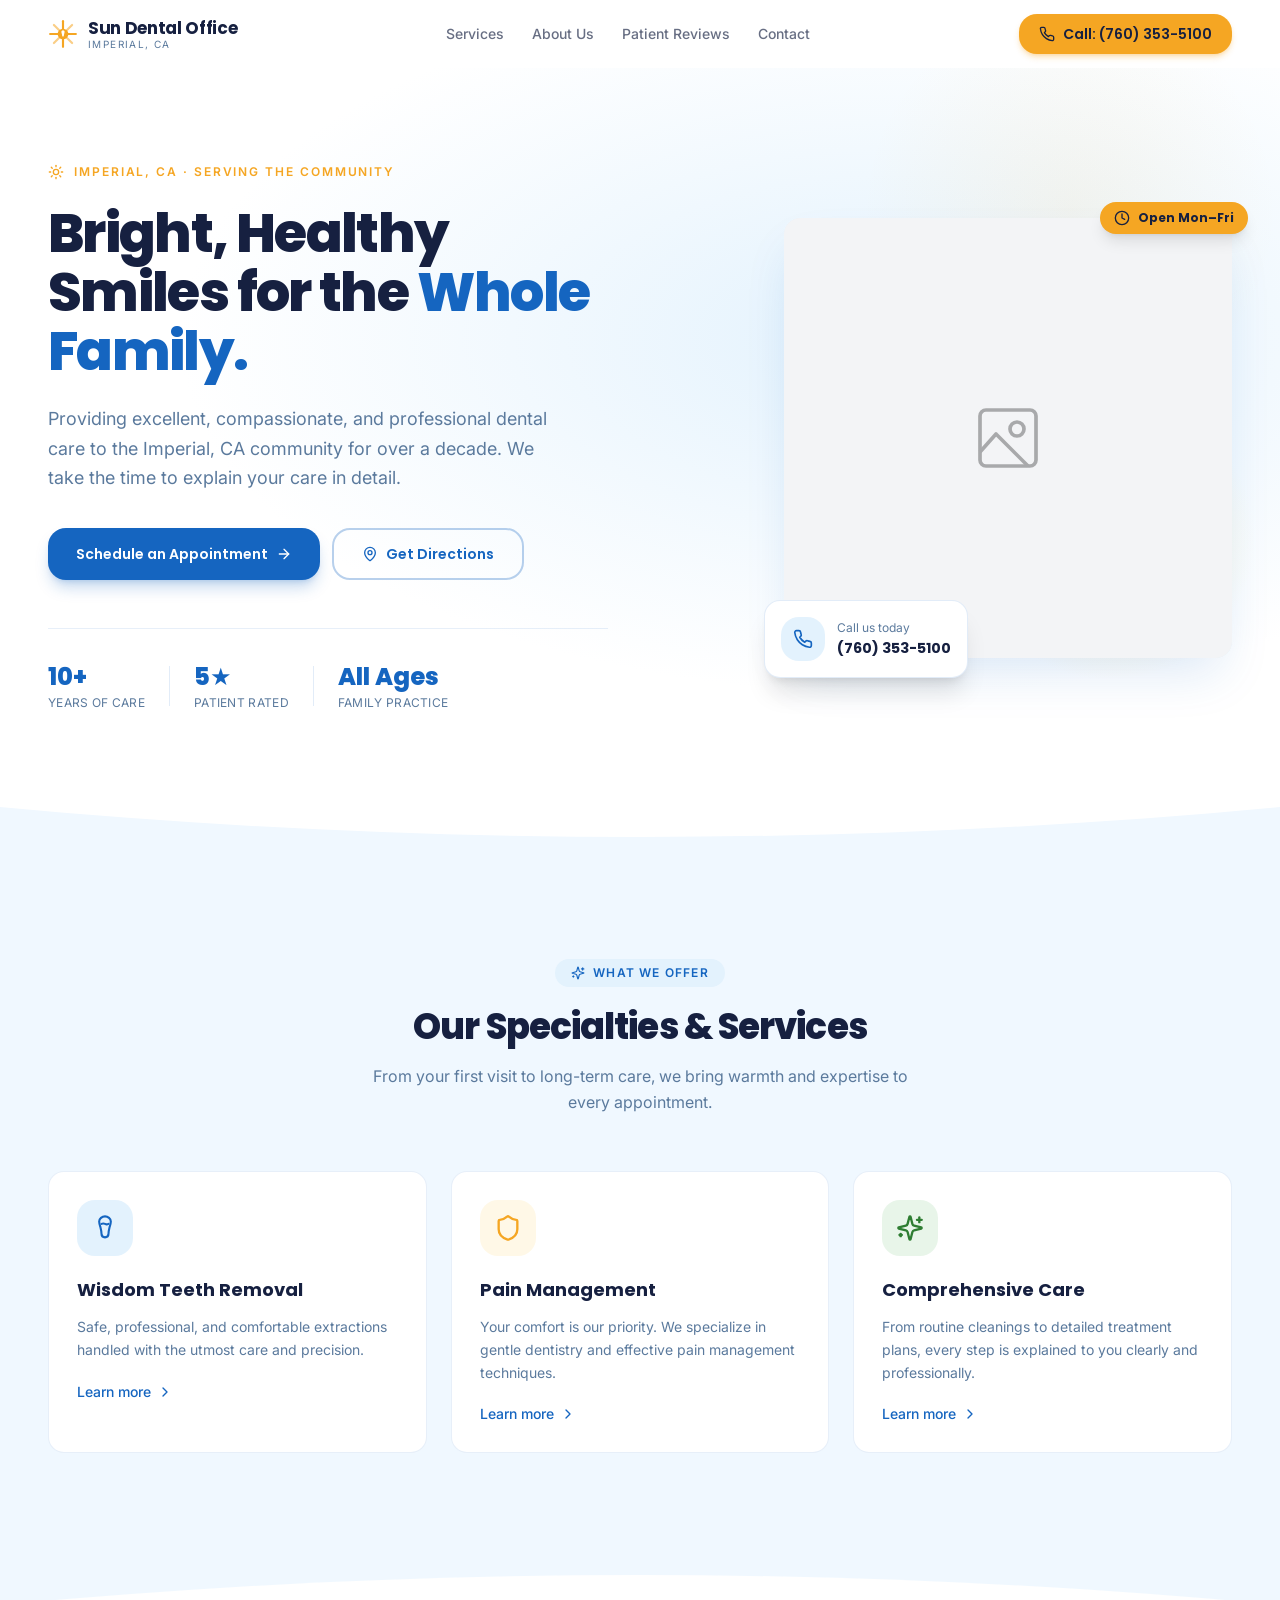
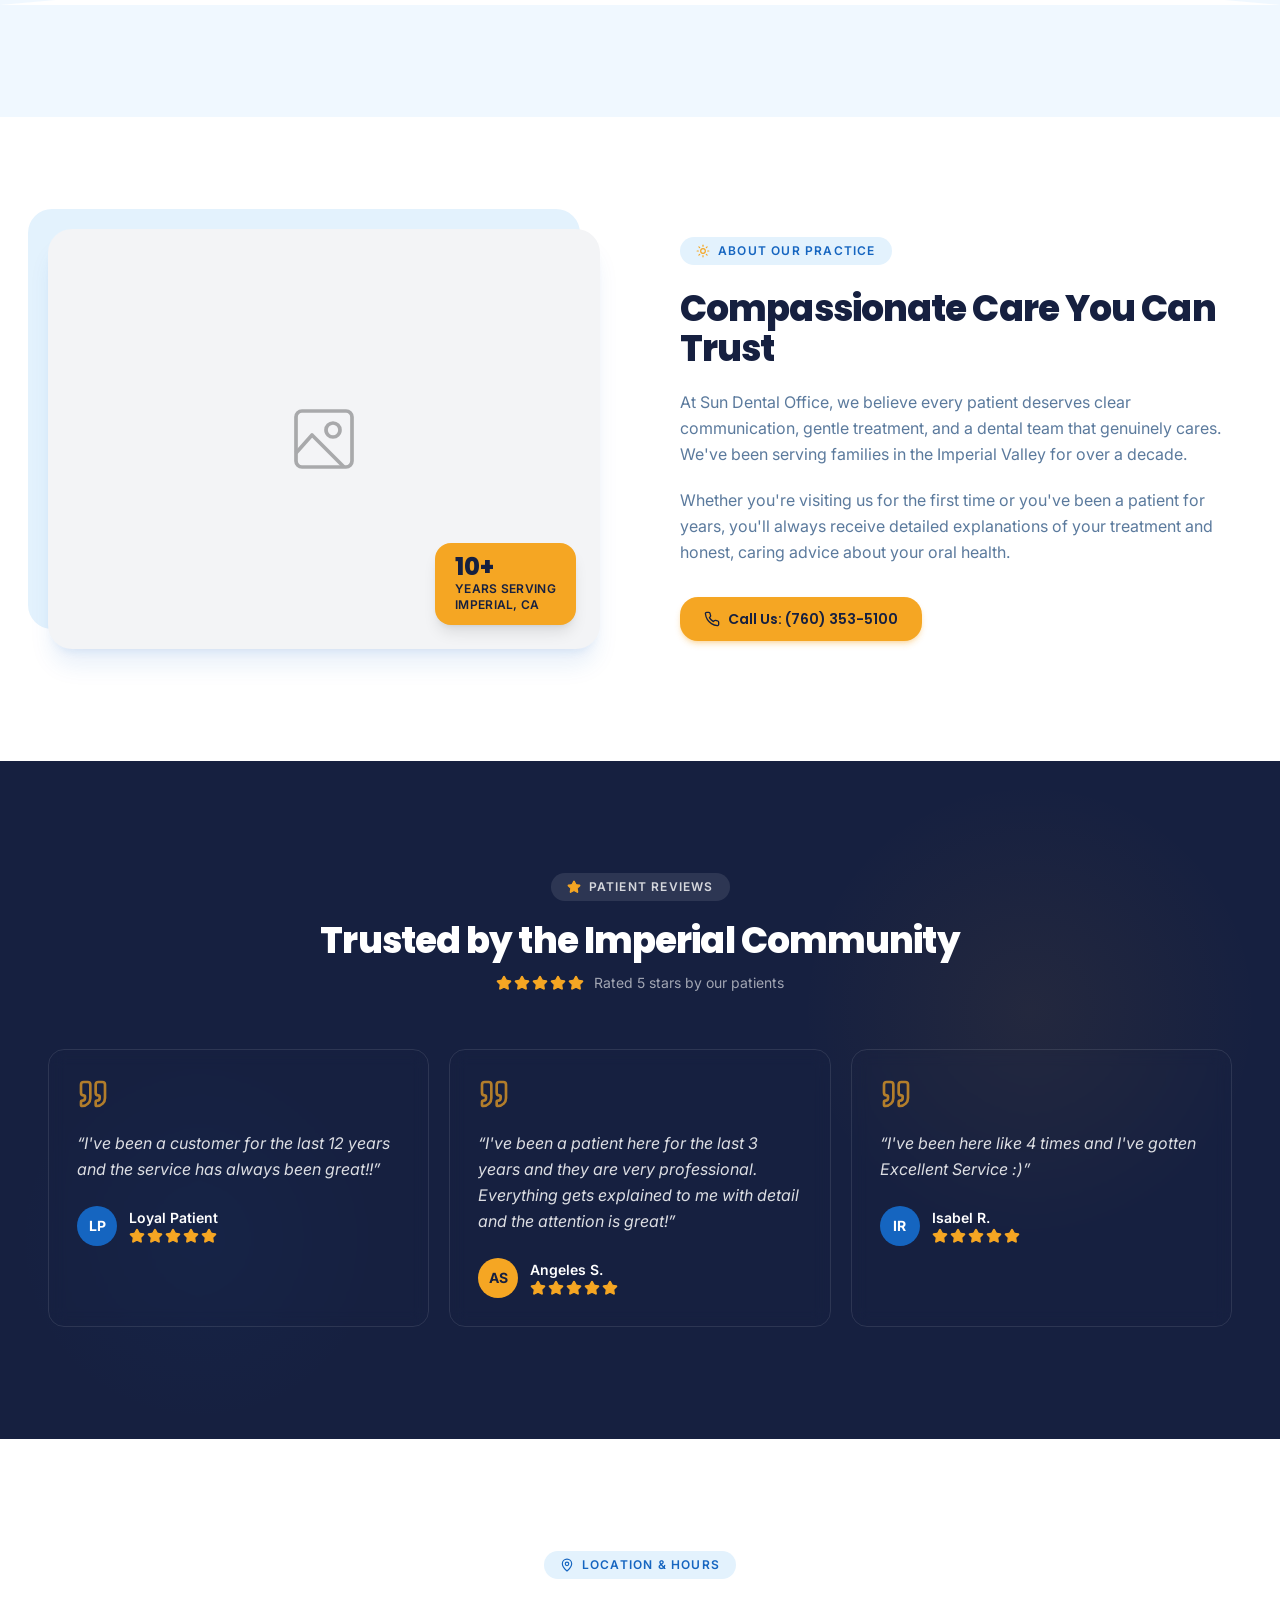
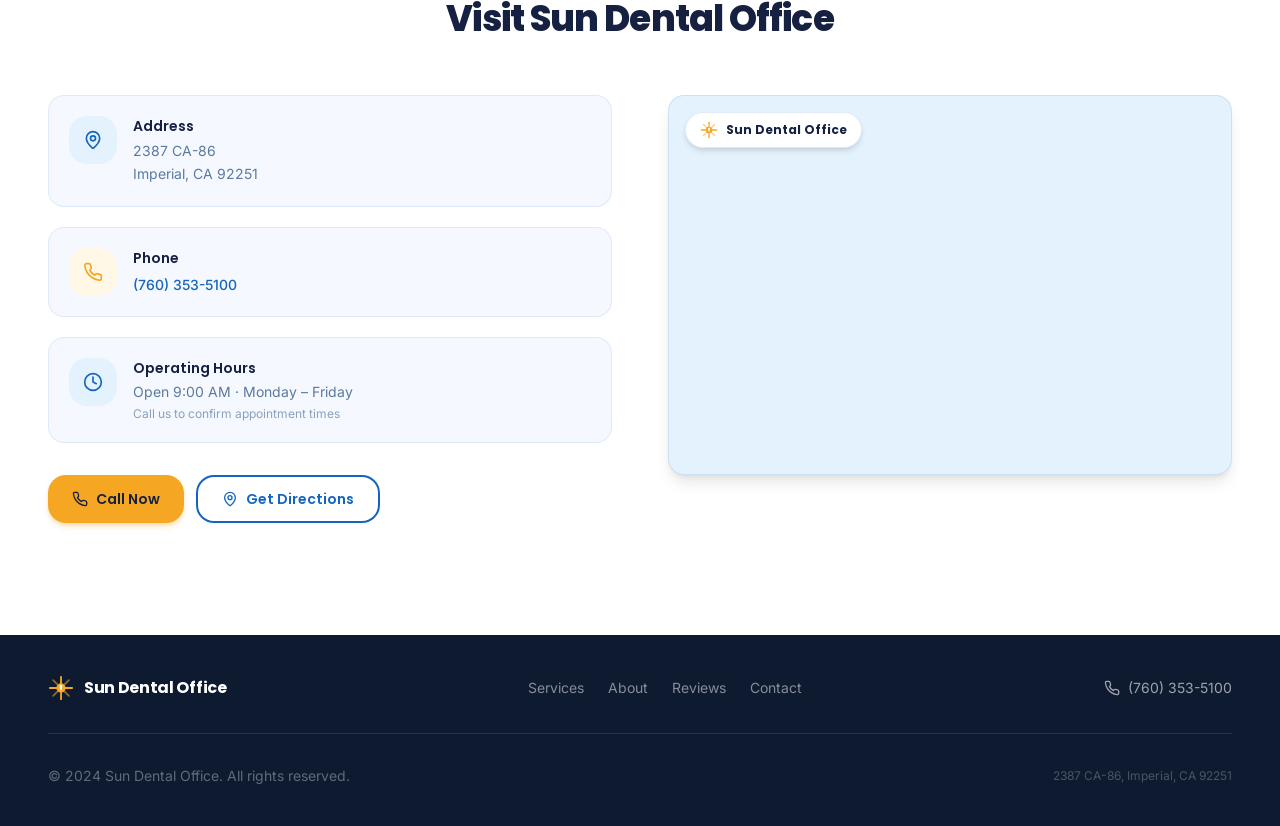
<file: demos/local-dentist-business/index.html>
<!DOCTYPE html>
  <html lang="en">
    <head>
      
      <meta charset="UTF-8" />
      <meta name="viewport" content="width=device-width, initial-scale=1.0" />
      <title>Local Dentist Business (Copy)</title>
      <meta name="description" content="A responsive landing page showcasing a dental clinic&#39;s services, testimonials, and contact info to attract and convert local patients effectively." />
      <meta name="robots" content="noindex, nofollow" />
      <style>html, body { height: 100%; margin: 0; } #root { height: 100%; }</style>
      
      <script type="module" crossorigin src="./assets/index-DTeKqBsD.js"></script>
      <link rel="stylesheet" crossorigin href="./assets/index-kU5zoCqN.css">
    </head>

    <body>
      
      <div id="root"></div>
      
    </body>
  </html>
</file>
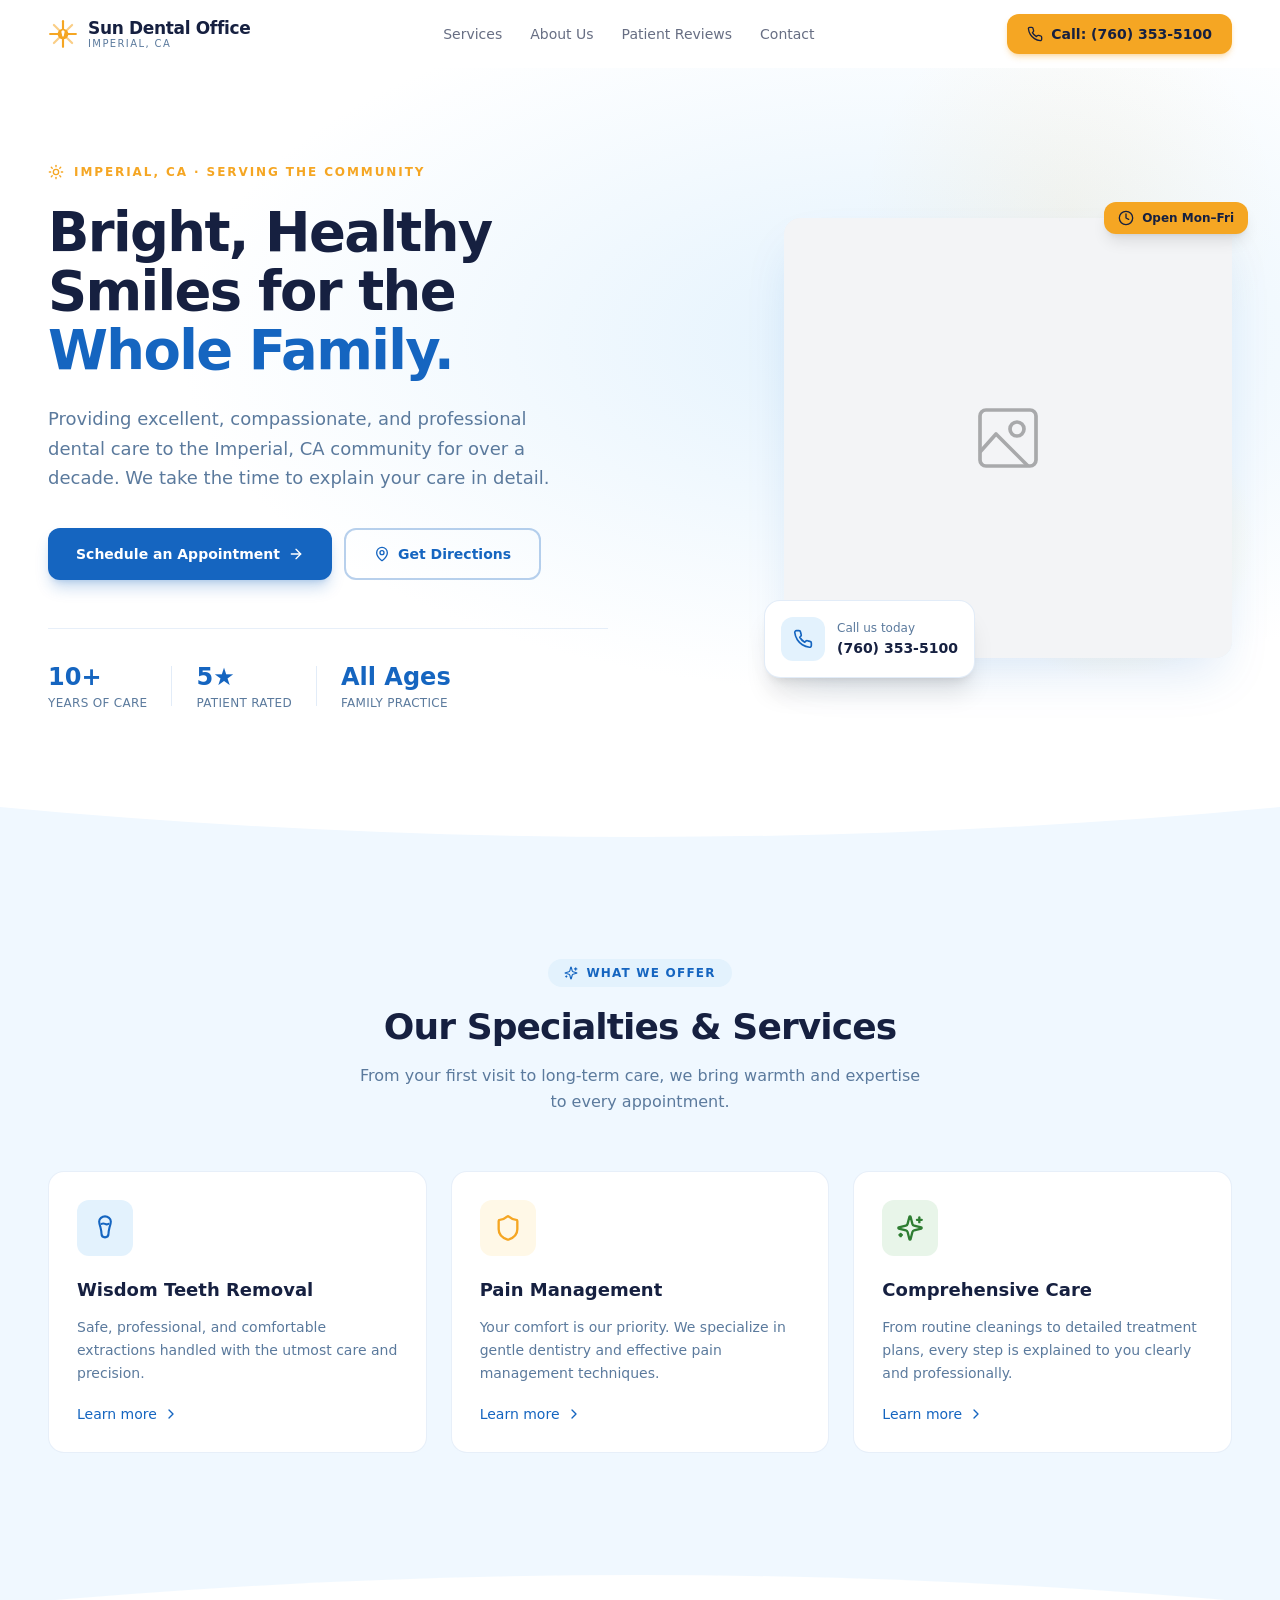
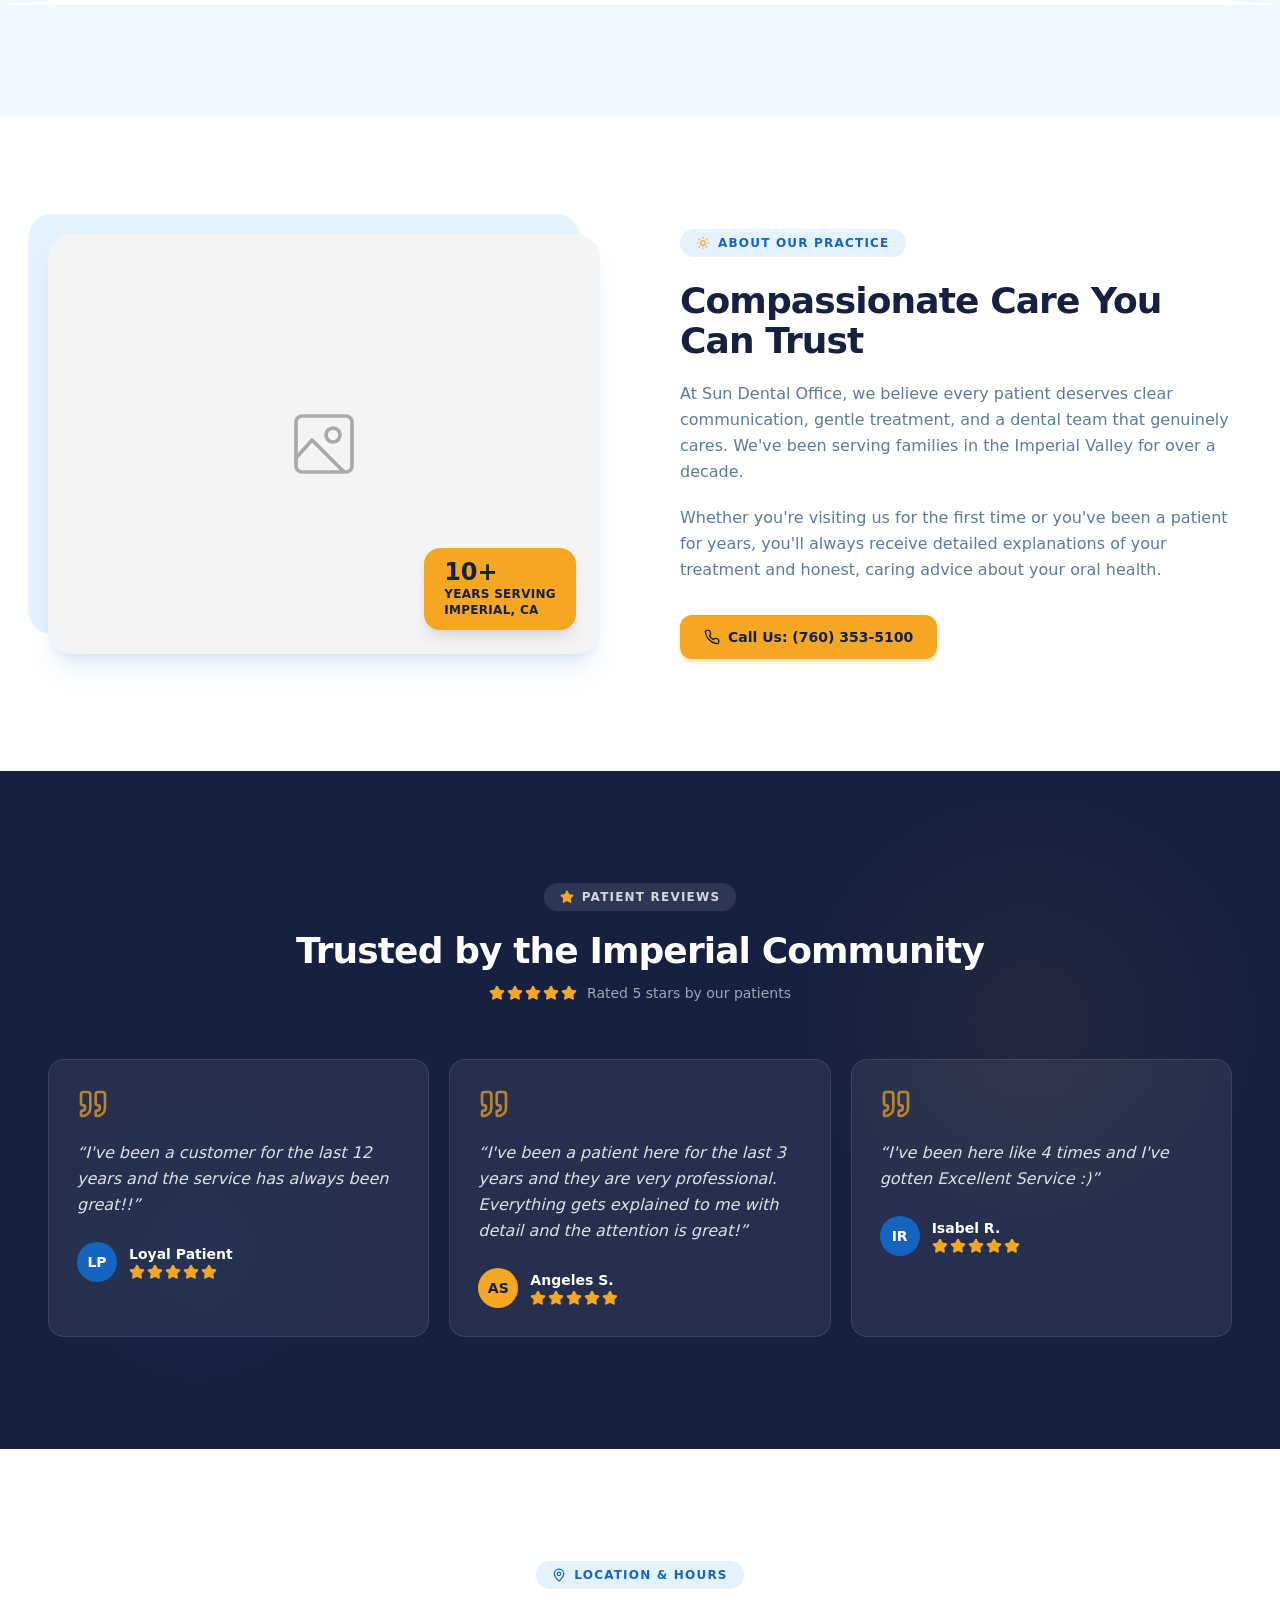
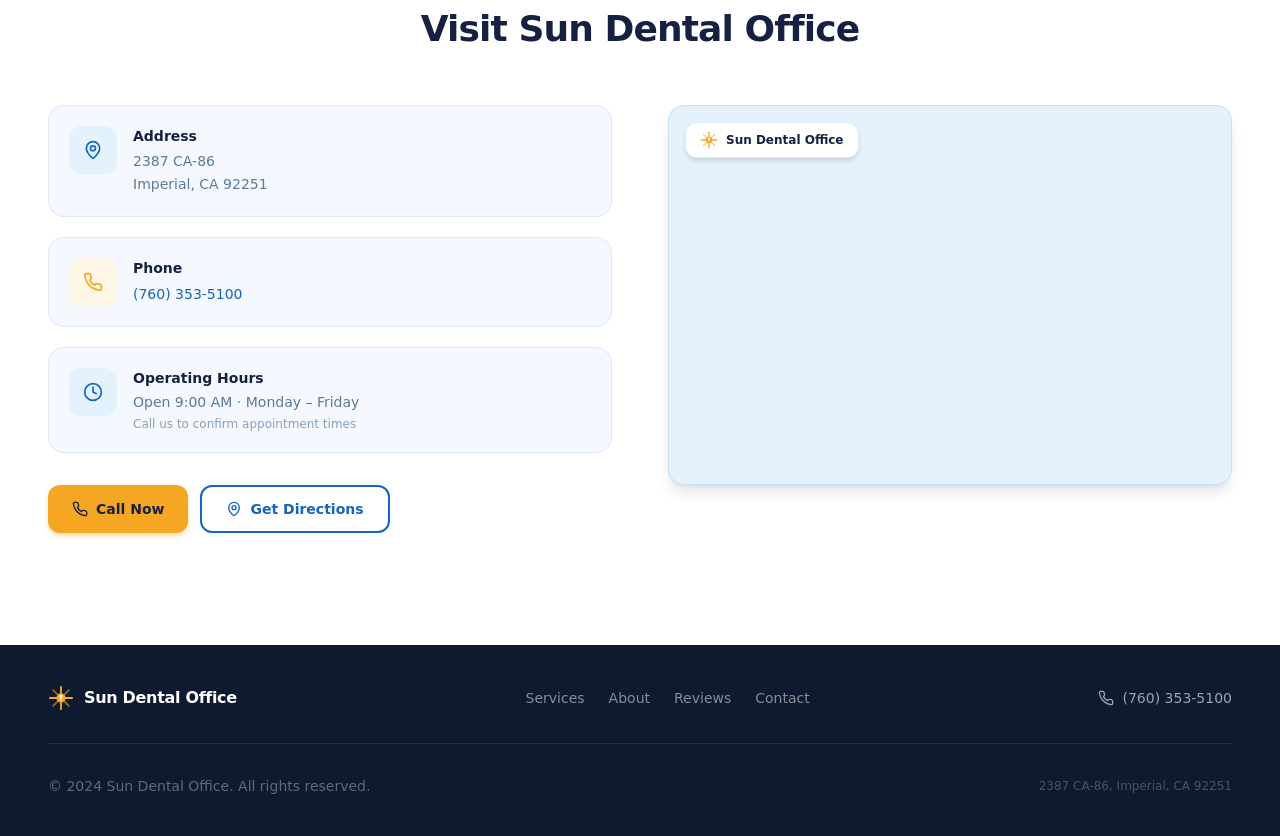
<file: demos/sun-dental-office/index.html>
<!DOCTYPE html>
<html lang="en">
  <head>
    <meta charset="UTF-8" />
    <meta name="viewport" content="width=device-width, initial-scale=1.0" />
    <title>Sun Dental Office — Imperial, CA</title>
    <meta name="robots" content="noindex, nofollow" />
    <script type="module" crossorigin src="./assets/index-o7HcpM9p.js"></script>
    <link rel="stylesheet" crossorigin href="./assets/index-Cx7cGQn_.css">
  </head>
  <body>
    <div id="root"></div>
  </body>
</html>
</file>
<file: assets/css/styles.css>
/* =================================================================
   Oscar Canizales — personal portfolio
   Technical / spec-sheet aesthetic. Dark neutral-slate, monochrome.
   Geist (sans) for headings + prose, Geist Mono for all metadata.
   Graph-paper dot grid, numeric indices, hairline precision.
   ================================================================= */

:root {
  /* dark neutral slate-gray — technical, not black */
  --bg:      #232528;
  --bg-2:    #282a2e;
  --panel:   rgba(255,255,255,0.045);
  --grid:    rgba(255,255,255,0.030);   /* dot-grid */

  --ink:     #e9eaec;   /* primary text            */
  --ink-2:   #a7abb0;   /* secondary               */
  --faint:   #71757b;   /* mono labels / captions  */
  --line:    rgba(255,255,255,0.10);
  --line-2:  rgba(255,255,255,0.20);

  /* single interaction knob — currently monochrome (set to a hue to tint) */
  --accent:  #e9eaec;

  --radius:  3px;
  --shell:   1000px;

  --sans: "Geist", "Segoe UI", -apple-system, BlinkMacSystemFont, system-ui, sans-serif;
  --mono: "Geist Mono", ui-monospace, "Cascadia Code", "JetBrains Mono", Consolas, monospace;

  --ease: cubic-bezier(0.22, 1, 0.36, 1);

  /* pointer position, in px, written by main.js on rAF — drives the grid light */
  --mx: 50vw;
  --my: 30vh;
}

* , *::before, *::after { box-sizing: border-box; margin: 0; padding: 0; }

html { -webkit-text-size-adjust: 100%; scroll-behavior: smooth; }

body {
  font-family: var(--sans);
  font-weight: 400;
  background-color: var(--bg);
  color: var(--ink);
  line-height: 1.6;
  font-size: 16px;
  letter-spacing: 0.1px;
  -webkit-font-smoothing: antialiased;
  text-rendering: optimizeLegibility;
  /* graph-paper dot grid + faint top light */
  background-image:
    radial-gradient(120% 70% at 50% -6%, rgba(255,255,255,0.045), transparent 55%),
    radial-gradient(circle, var(--grid) 1px, transparent 1.4px);
  background-size: 100% 100%, 23px 23px;
  background-attachment: fixed;
}

/* Pointer-tracked grid light. A second, brighter dot grid is painted over the
   first and masked to a soft circle at the cursor, so the graph paper appears
   to catch the light instead of anything glowing. Fixed layer, pointer-events
   none, composited on its own — the only thing that changes is a CSS var. */
.gridlight {
  position: fixed; inset: 0; z-index: 0; pointer-events: none;
  background-image: radial-gradient(circle, rgba(255,255,255,0.16) 1px, transparent 1.4px);
  background-size: 23px 23px;
  -webkit-mask-image: radial-gradient(220px circle at var(--mx) var(--my), #000 0%, transparent 70%);
          mask-image: radial-gradient(220px circle at var(--mx) var(--my), #000 0%, transparent 70%);
  opacity: 0; transition: opacity .5s var(--ease);
}
.gridlight.is-on { opacity: 1; }
main, .topbar, .palette, .keys, .toast { position: relative; z-index: 1; }

/* mono keycap — used in prose, the palette, and the shortcut map */
kbd {
  font-family: var(--mono); font-size: .72em; line-height: 1;
  color: var(--ink-2); background: rgba(255,255,255,0.05);
  border: 1px solid var(--line-2); border-radius: var(--radius);
  padding: .18em .38em; white-space: nowrap;
}

a { color: inherit; text-decoration: none; }
b, strong { font-weight: 600; color: var(--ink); }
.shell { width: min(var(--shell), 100% - 2.8rem); margin-inline: auto; }
::selection { background: rgba(255,255,255,0.16); }
:focus-visible { outline: 1.5px solid var(--accent); outline-offset: 3px; border-radius: 2px; }

/* mono utility — used widely for technical metadata */
.mono { font-family: var(--mono); }

/* Inline prose links — hairline underline, precise.
   Deliberately NOT an absolutely-positioned ::after: these links wrap across
   lines in the intro, and an absolute rule would underline only the first line
   box. The intro keeps short proper nouns intact with &nbsp;/&#8209; instead of
   white-space:nowrap, which was overflowing the viewport at 360px. */
.ln {
  color: var(--ink);
  text-decoration: underline;
  text-decoration-thickness: 1px;
  text-underline-offset: 3px;
  text-decoration-color: rgba(233,234,236,0.5);
  transition: text-decoration-color .25s var(--ease);
}
.ln:hover { text-decoration-color: currentColor; }

/* =================================================================
   TOP BAR
   ================================================================= */
.topbar { position: sticky; top: 0; z-index: 60; }
.topbar__inner {
  display: flex; align-items: center; gap: 1.5rem; height: 62px;
  border-bottom: 1px solid transparent; transition: border-color .3s var(--ease);
}
.topbar.is-scrolled { background: color-mix(in srgb, var(--bg) 82%, transparent); backdrop-filter: blur(9px); }
.topbar.is-scrolled .topbar__inner { border-bottom-color: var(--line); }
.topbar__name { font-family: var(--mono); font-size: .92rem; font-weight: 500; letter-spacing: .02em; }
.topbar__name::before { content: "~/ "; color: var(--faint); }
.topbar__nav { margin-left: auto; display: flex; align-items: center; gap: 1.4rem; }
.topbar__nav a { font-family: var(--mono); font-size: .78rem; letter-spacing: .04em; color: var(--ink-2); position: relative; transition: color .25s var(--ease); }
.topbar__nav a:not(.topbar__cta)::after {
  content: ""; position: absolute; left: 0; bottom: -3px; width: 100%; height: 1px;
  background: var(--accent); transform: scaleX(0); transform-origin: right; transition: transform .3s var(--ease);
}
.topbar__nav a:not(.topbar__cta):hover { color: var(--ink); }
.topbar__nav a:not(.topbar__cta):hover::after, .topbar__nav a.is-active::after { transform: scaleX(1); transform-origin: left; }
.topbar__cta { font-family: var(--mono); font-size: .74rem; letter-spacing: .04em; color: var(--ink); border: 1px solid var(--line-2); padding: .38rem .8rem; border-radius: var(--radius); transition: background .25s var(--ease), border-color .25s var(--ease); }
.topbar__cta:hover { background: rgba(255,255,255,0.07); border-color: var(--ink-2); }

/* search affordance — sits between the nav and the burger */
.topbar__search {
  display: inline-flex; align-items: center; gap: .5rem; margin-left: 1.4rem;
  font-family: var(--mono); font-size: .74rem; letter-spacing: .04em; color: var(--faint);
  background: none; border: 1px solid var(--line); border-radius: var(--radius);
  padding: .34rem .5rem .34rem .7rem; cursor: pointer;
  transition: color .25s var(--ease), border-color .25s var(--ease);
}
.topbar__search:hover { color: var(--ink); border-color: var(--line-2); }
.topbar__search kbd { font-size: .68rem; padding: .12em .3em; }

/* reading-progress hairline, pinned to the bottom edge of the bar */
.topbar__progress {
  position: absolute; left: 0; bottom: -1px; height: 1px; width: 100%;
  background: var(--ink-2); transform: scaleX(0); transform-origin: left;
  opacity: .55;
}

.topbar__burger { display: none; background: none; border: 1px solid var(--line-2); border-radius: var(--radius); width: 40px; height: 34px; cursor: pointer; }
.topbar__burger span { display: block; width: 15px; height: 1.4px; background: var(--ink); margin: 3px auto; transition: transform .3s var(--ease), opacity .3s var(--ease); }
.topbar__burger[aria-expanded="true"] span:first-child { transform: translateY(4.4px) rotate(45deg); }
.topbar__burger[aria-expanded="true"] span:last-child { transform: translateY(-4px) rotate(-45deg); }

/* =================================================================
   INTRO
   ================================================================= */
.intro { padding: clamp(3.5rem, 9vw, 6.5rem) 0 clamp(3rem, 7vw, 5rem); max-width: min(var(--shell), 100% - 2.8rem); }
.intro__eyebrow { font-family: var(--mono); font-size: .76rem; letter-spacing: .16em; text-transform: uppercase; color: var(--faint); margin-bottom: 1.5rem; }
.intro__name {
  font-family: var(--sans); font-weight: 600;
  font-size: clamp(3rem, 9.5vw, 6.6rem); line-height: 0.95; letter-spacing: -0.035em;
  margin-bottom: 1.6rem;
}
.intro__body { font-size: clamp(1.1rem, 2vw, 1.42rem); line-height: 1.5; max-width: 30ch; color: var(--ink); font-weight: 350; }
@media (min-width: 720px) { .intro__body { max-width: 46ch; } }
.intro__aside { display: block; margin-top: 1.1rem; color: var(--ink-2); }

.intro__meta { display: flex; flex-wrap: wrap; align-items: center; justify-content: space-between; gap: 1rem; margin-top: 2.6rem; padding-top: 1.3rem; border-top: 1px solid var(--line); font-family: var(--mono); font-size: .8rem; letter-spacing: .02em; color: var(--faint); }
.intro__link { color: var(--ink); }
.intro__link span { transition: transform .3s var(--ease); display: inline-block; }
.intro__link:hover span { transform: translateX(4px); }

/* =================================================================
   METRICS BAND — spec-sheet readout under the intro
   ================================================================= */
.metrics {
  display: grid; grid-template-columns: repeat(6, 1fr);
  margin-top: 2.8rem; border: 1px solid var(--line); border-radius: var(--radius);
  background: var(--panel); overflow: hidden;
}
.metric {
  padding: 1.15rem 1rem 1.1rem; border-right: 1px solid var(--line);
  transition: background .3s var(--ease);
}
.metric:last-child { border-right: 0; }
.metric:hover { background: rgba(255,255,255,0.045); }
.metric__num {
  display: block; font-family: var(--mono); font-weight: 500;
  font-size: clamp(1.5rem, 3vw, 2rem); line-height: 1; letter-spacing: -0.02em;
  color: var(--ink); font-variant-numeric: tabular-nums;
}
.metric__label {
  display: block; margin-top: .55rem; font-family: var(--mono);
  font-size: .68rem; line-height: 1.45; letter-spacing: .04em; color: var(--faint);
}
.metrics__note { margin-top: .85rem; font-family: var(--mono); font-size: .72rem; letter-spacing: .02em; color: var(--faint); }
.metrics__note .mono { color: var(--ink-2); }

/* =================================================================
   SECTION scaffold + reveal
   ================================================================= */
.section { padding: clamp(3.5rem, 8vw, 5.5rem) 0; border-top: 1px solid var(--line); }
.section__head { margin-bottom: 2.6rem; }
.section__kick { font-family: var(--mono); font-size: .74rem; letter-spacing: .12em; text-transform: uppercase; color: var(--faint); margin-bottom: .9rem; }
.section__kick b { color: var(--ink); font-weight: 500; }
.section__title { font-family: var(--sans); font-weight: 600; font-size: clamp(1.7rem, 3.8vw, 2.5rem); line-height: 1.05; letter-spacing: -0.025em; }
.section__note { margin-top: .7rem; color: var(--ink-2); font-size: .96rem; }

[data-reveal] { opacity: 0; transform: translateY(16px); transition: opacity .8s var(--ease), transform .8s var(--ease); }
[data-reveal].is-in { opacity: 1; transform: none; }

/* =================================================================
   EXPERIENCE — two year-list tracks
   ================================================================= */
.tracks { display: grid; grid-template-columns: 1.15fr 1fr; gap: clamp(2rem, 5vw, 4.5rem); }
.track__label { font-family: var(--mono); font-size: .74rem; letter-spacing: .12em; text-transform: uppercase; color: var(--faint); margin-bottom: 1rem; padding-bottom: .6rem; border-bottom: 1px solid var(--line); }

.ylist { list-style: none; }
.yrow { border-bottom: 1px solid var(--line); }
.yrow--static { display: grid; grid-template-columns: 5rem 1fr; gap: 1rem; padding: 1rem 0; align-items: baseline; }

.yrow__btn {
  width: 100%; background: none; border: 0; cursor: pointer; color: inherit; text-align: left;
  display: grid; grid-template-columns: 5rem 1fr auto; gap: 1rem; align-items: baseline; padding: 1rem .2rem;
  transition: padding-left .3s var(--ease);
}
.yrow__btn:hover { padding-left: .5rem; }
.yrow__year { font-family: var(--mono); font-size: .92rem; color: var(--faint); font-variant-numeric: tabular-nums; letter-spacing: .02em; transition: color .25s var(--ease); }
.yrow__what { display: flex; flex-direction: column; gap: .12rem; }
.yrow__what b { font-size: 1.02rem; font-weight: 550; }
.yrow__role { color: var(--ink-2); font-size: .92rem; }
.yrow__plus { position: relative; width: 12px; height: 12px; align-self: center; flex: none; }
.yrow__plus::before, .yrow__plus::after { content: ""; position: absolute; background: var(--ink-2); transition: transform .35s var(--ease), background .25s var(--ease); }
.yrow__plus::before { left: 0; right: 0; top: 5.5px; height: 1.4px; }
.yrow__plus::after  { top: 0; bottom: 0; left: 5.5px; width: 1.4px; }
.yrow.is-open .yrow__plus::after { transform: rotate(90deg); }
.yrow.is-open .yrow__plus::before, .yrow.is-open .yrow__plus::after { background: var(--accent); }
.yrow.is-open .yrow__year { color: var(--ink); }

.yrow__detail { max-height: 0; overflow: hidden; transition: max-height .5s var(--ease); }
.yrow__detailinner { padding: 0 .2rem 1.3rem 6rem; }
.yrow__detailinner ul { list-style: none; display: grid; gap: .5rem; }
.yrow__detailinner li { position: relative; padding-left: 1.2rem; color: var(--ink-2); font-size: .94rem; }
.yrow__detailinner li::before { content: "//"; font-family: var(--mono); position: absolute; left: 0; color: var(--faint); font-size: .8rem; }

/* =================================================================
   PROJECT FILTERS
   ================================================================= */
.filters { display: flex; flex-wrap: wrap; gap: .5rem; margin-bottom: 2.2rem; }
.filter {
  font-family: var(--mono); font-size: .76rem; letter-spacing: .04em; color: var(--ink-2);
  background: none; border: 1px solid var(--line); border-radius: var(--radius);
  padding: .38rem .7rem; cursor: pointer; display: inline-flex; align-items: baseline; gap: .45rem;
  transition: color .25s var(--ease), border-color .25s var(--ease), background .25s var(--ease);
}
.filter:hover { color: var(--ink); border-color: var(--line-2); }
.filter.is-on { color: var(--ink); border-color: var(--ink-2); background: rgba(255,255,255,0.06); }
.filter__n { font-size: .66rem; color: var(--faint); font-variant-numeric: tabular-nums; }
.filter.is-on .filter__n { color: var(--ink-2); }
.filters__empty { font-family: var(--mono); font-size: .82rem; color: var(--faint); padding: 1.5rem 0; }

/* A filtered-out row collapses rather than disappearing, so the list settles
   instead of snapping. The height itself is driven inline by main.js — a class
   alone can't animate from `none` to `0` — and `hidden` lands only after the
   transition, which is what keeps it out of the tab order once it's gone. */
.project.is-filtered { opacity: 0; border-bottom-color: transparent; }
.project.is-sizing { overflow: hidden; transition: max-height .4s var(--ease), opacity .25s var(--ease); }
.pgroup.is-empty { display: none; }

/* =================================================================
   PROJECTS — spec-sheet expandable rows, grouped
   ================================================================= */
.pgroup { margin-top: 2.4rem; }
.pgroup:first-of-type { margin-top: 0; }
.pgroup__label { font-family: var(--mono); font-size: .74rem; letter-spacing: .13em; text-transform: uppercase; color: var(--faint); margin-bottom: .3rem; }

.projects { list-style: none; border-top: 1px solid var(--line); }
.project { border-bottom: 1px solid var(--line); transition: background .35s var(--ease); }
.project.is-open { background: var(--panel); }
.project.is-linked { background: var(--panel); }

.project__head {
  width: 100%; background: none; border: 0; cursor: pointer; color: inherit; text-align: left;
  display: grid; grid-template-columns: 3.4rem 1fr auto; gap: 1.2rem; align-items: center;
  padding: 1.5rem .3rem; transition: padding-left .35s var(--ease);
}
.project__head:hover { padding-left: .8rem; }
.project__no { font-family: var(--mono); font-size: .95rem; color: var(--faint); font-variant-numeric: tabular-nums; letter-spacing: .02em; transition: color .25s var(--ease); }
.project__no::before { content: "["; } .project__no::after { content: "]"; }
.project__titles { display: flex; flex-direction: column; gap: .28rem; }
.project__titlerow { display: flex; align-items: baseline; flex-wrap: wrap; gap: .5rem .7rem; }
.project__title { font-family: var(--sans); font-weight: 600; font-size: clamp(1.25rem, 2.6vw, 1.7rem); line-height: 1.1; letter-spacing: -0.02em; }
.project__tag { font-family: var(--mono); font-size: .82rem; letter-spacing: .01em; color: var(--faint); }
.status { font-family: var(--mono); font-size: .6rem; letter-spacing: .12em; text-transform: uppercase; color: var(--ink-2); border: 1px solid var(--line-2); border-radius: var(--radius); padding: .16rem .45rem; transform: translateY(-2px); }
/* "Live" carries a slow pulse dot — the one piece of ambient motion on the page,
   because "this is running right now" is the claim worth animating. */
.status--live { color: var(--ink); display: inline-flex; align-items: center; gap: .38rem; }
.status--live::before {
  content: ""; width: 5px; height: 5px; border-radius: 50%;
  background: var(--ink); animation: pulse 2.6s var(--ease) infinite;
}
@keyframes pulse { 0%, 100% { opacity: .35; } 50% { opacity: 1; } }
.status--note { color: var(--faint); border-style: dashed; }

/* the flagship row gets a hairline rule on its left edge — hierarchy without color */
.project--flag { position: relative; }
.project--flag::before {
  content: ""; position: absolute; left: -1px; top: 0; bottom: 0; width: 2px;
  background: var(--ink-2); opacity: .5;
}
@media (max-width: 620px) { .project--flag::before { display: none; } }

/* keyboard cursor for j/k navigation */
.project.is-cursor { background: rgba(255,255,255,0.05); box-shadow: inset 2px 0 0 var(--ink-2); }
.project__plus { position: relative; width: 15px; height: 15px; flex: none; }
.project__plus::before, .project__plus::after { content: ""; position: absolute; background: var(--ink-2); transition: transform .4s var(--ease), background .25s var(--ease); }
.project__plus::before { left: 0; right: 0; top: 6.8px; height: 1.5px; }
.project__plus::after  { top: 0; bottom: 0; left: 6.8px; width: 1.5px; }
.project.is-open .project__plus::after { transform: rotate(90deg); }
.project.is-open .project__plus::before, .project.is-open .project__plus::after { background: var(--accent); }
.project.is-open .project__no { color: var(--ink); }

.project__detail { max-height: 0; overflow: hidden; transition: max-height .55s var(--ease); }
.project__grid { display: grid; grid-template-columns: 1.25fr 1fr; gap: 2.4rem; padding: .3rem .3rem 2.1rem 6.5rem; }
.project__prose h4 { font-family: var(--mono); font-size: .72rem; letter-spacing: .13em; text-transform: uppercase; color: var(--faint); margin: 1.3rem 0 .4rem; }
.project__prose h4:first-child { margin-top: 0; }
.project__prose p { color: var(--ink-2); font-size: .97rem; }
.project__prose ul { list-style: none; display: grid; gap: .5rem; }
.project__prose li { position: relative; padding-left: 1.3rem; color: var(--ink-2); font-size: .97rem; }
.project__prose li::before { content: "→"; font-family: var(--mono); position: absolute; left: 0; color: var(--faint); }
.project__prose b { color: var(--ink); font-family: var(--mono); font-size: .9em; }

.shot { display: block; border: 1px solid var(--line-2); border-radius: var(--radius); overflow: hidden; background: var(--bg-2); transition: border-color .25s var(--ease); }
.shot:hover { border-color: var(--ink-2); }
.shot img { display: block; width: 100%; height: auto; }
.project__stack { font-family: var(--mono); margin-top: 1rem; font-size: .8rem; letter-spacing: .01em; color: var(--ink-2); }
.project__stack::before { content: "stack: "; color: var(--faint); }
.project__urls { font-family: var(--mono); margin-top: .5rem; font-size: .8rem; }
.project__urls a { color: var(--ink); position: relative; }
.project__urls a::after { content: ""; position: absolute; left: 0; right: 0; bottom: -1px; height: 1px; background: currentColor; opacity: .4; transition: opacity .25s var(--ease); }
.project__urls a:hover::after { opacity: 1; }

/* =================================================================
   DEMOS — client demo gallery (live builds served from demos/)
   ================================================================= */
.demos { display: grid; grid-template-columns: repeat(2, 1fr); gap: 1.3rem; }
.demo {
  display: flex; flex-direction: column;
  border: 1px solid var(--line); border-radius: var(--radius); overflow: hidden;
  background: var(--panel);
  transition: border-color .25s var(--ease), background .25s var(--ease);
}
.demo:hover { border-color: var(--ink-2); background: rgba(255,255,255,0.06); }
.demo__shot {
  display: block; width: 100%; height: auto; aspect-ratio: 16 / 10;
  object-fit: cover; object-position: top;
  border-bottom: 1px solid var(--line); background: var(--bg-2);
}
.demo__body { display: flex; flex-direction: column; gap: .3rem; padding: .95rem 1.05rem 1.1rem; }
.demo__toprow { display: flex; align-items: baseline; gap: .7rem; }
.demo__no { font-family: var(--mono); font-size: .8rem; color: var(--faint); font-variant-numeric: tabular-nums; letter-spacing: .02em; }
.demo__no::before { content: "["; } .demo__no::after { content: "]"; }
.demo__name { font-family: var(--sans); font-weight: 600; font-size: 1.05rem; letter-spacing: -0.01em; }
.demo__open { margin-left: auto; font-family: var(--mono); font-size: .74rem; color: var(--faint); white-space: nowrap; transition: color .25s var(--ease); }
.demo:hover .demo__open { color: var(--ink); }
.demo__tag { font-family: var(--mono); font-size: .78rem; letter-spacing: .01em; color: var(--faint); }
.demo--wide { grid-column: 1 / -1; }
.demo--wide .demo__shot { aspect-ratio: 2 / 1; }
@media (max-width: 720px) { .demos { grid-template-columns: 1fr; } }

/* =================================================================
   FLEET MAP — SVG built by main.js from the FLEET data structure
   ================================================================= */
.fleet {
  border: 1px solid var(--line); border-radius: var(--radius);
  background: var(--panel); padding: .5rem; overflow-x: auto;
}
.fleet__fallback { padding: 1.2rem; display: grid; gap: .6rem; }
.fleet__fallbacknote { font-family: var(--mono); font-size: .8rem; color: var(--ink-2); }
.fleet__fallbacknote .mono { color: var(--faint); }

.fleet svg { display: block; width: 100%; height: auto; min-width: 660px; }
.fleet__col { font-family: var(--mono); font-size: 10px; letter-spacing: .16em; fill: var(--faint); text-transform: uppercase; }

.fnode { cursor: pointer; }
.fnode rect {
  fill: var(--bg-2); stroke: var(--line-2); stroke-width: 1;
  transition: stroke .25s var(--ease), fill .25s var(--ease), opacity .25s var(--ease);
}
.fnode text { font-family: var(--mono); font-size: 11px; fill: var(--ink-2); transition: fill .25s var(--ease), opacity .25s var(--ease); }
.fnode .fnode__sub { font-size: 9px; fill: var(--faint); letter-spacing: .04em; }
.fnode:hover rect, .fnode.is-on rect { stroke: var(--ink); fill: rgba(255,255,255,0.08); }
.fnode:hover text, .fnode.is-on text { fill: var(--ink); }
.fnode:focus { outline: none; }
.fnode:focus-visible rect { stroke: var(--ink); stroke-width: 1.6; }

/* Edges sit low at rest — with two dozen of them the diagram would read as
   spaghetti otherwise. They are a substrate until you trace one. */
.fedge {
  fill: none; stroke: var(--line-2); stroke-width: 1; opacity: .45;
  transition: stroke .25s var(--ease), stroke-width .25s var(--ease), opacity .25s var(--ease);
}
.fedge--soft { stroke-dasharray: 3 4; }

/* dimming is applied to the <svg> so one class governs the whole diagram */
.fleet svg.is-tracing .fnode:not(.is-on):not(.is-near) rect,
.fleet svg.is-tracing .fnode:not(.is-on):not(.is-near) text { opacity: .28; }
.fleet svg.is-tracing .fedge:not(.is-lit) { opacity: .15; }
.fedge.is-lit { stroke: var(--ink); stroke-width: 1.6; opacity: 1; }

.fleet__readout {
  margin-top: .9rem; min-height: 3.6rem; padding: .85rem 1rem;
  border: 1px solid var(--line); border-radius: var(--radius);
}
.fleet__hint { font-family: var(--mono); font-size: .78rem; color: var(--faint); }
.fleet__name { font-family: var(--mono); font-size: .86rem; color: var(--ink); letter-spacing: .02em; }
.fleet__desc { margin-top: .3rem; font-size: .9rem; color: var(--ink-2); }
.fleet__flow { margin-top: .45rem; font-family: var(--mono); font-size: .74rem; color: var(--faint); }
.fleet__flow b { color: var(--ink-2); font-weight: 400; }

/* =================================================================
   ABOUT / SKILLS  (monochrome, mono tokens)
   ================================================================= */
.about { display: grid; grid-template-columns: 1.4fr 1fr; gap: clamp(2rem, 5vw, 4rem); align-items: start; }
.sgroup { margin-bottom: 1.6rem; }
.sgroup__label { font-family: var(--mono); font-size: .72rem; letter-spacing: .13em; text-transform: uppercase; color: var(--faint); margin-bottom: .7rem; }
.sgroup__tags { display: flex; flex-wrap: wrap; gap: .5rem .55rem; }
.skill {
  font-family: var(--mono); font-size: .82rem; letter-spacing: .01em; color: var(--ink-2); cursor: default;
  background: none; border: 1px solid var(--line); padding: .3rem .6rem; border-radius: var(--radius);
  transition: color .25s var(--ease), border-color .25s var(--ease), background .25s var(--ease);
}
.skill:hover, .skill.is-active { color: var(--ink); border-color: var(--ink-2); background: rgba(255,255,255,0.05); }
.skill.is-dim { opacity: .34; }

.about__lede { font-family: var(--sans); font-weight: 500; font-size: 1.25rem; line-height: 1.4; color: var(--ink); margin-bottom: 1.6rem; letter-spacing: -0.01em; }
.about__langs { list-style: none; display: grid; gap: .55rem; margin-bottom: 1.6rem; }
.about__langs li { display: flex; justify-content: space-between; align-items: baseline; border-bottom: 1px dashed var(--line); padding-bottom: .5rem; }
.about__langs span { font-size: .95rem; }
.about__langs em { font-family: var(--mono); font-style: normal; font-size: .74rem; letter-spacing: .02em; color: var(--faint); }

.about__chips { display: flex; flex-wrap: wrap; gap: .5rem; }
.pchip {
  font-family: var(--mono); font-size: .78rem; letter-spacing: .01em; color: var(--ink-2); padding: .38rem .7rem;
  border: 1px solid var(--line-2); border-radius: var(--radius);
  transition: color .25s var(--ease), border-color .25s var(--ease), background .25s var(--ease);
}
.pchip:hover, .pchip.is-lit { color: var(--ink); border-color: var(--ink-2); background: rgba(255,255,255,0.06); }
.pchip.is-dim { opacity: .32; }

/* =================================================================
   CONTACT
   ================================================================= */
.contact { padding: clamp(4rem, 9vw, 6.5rem) 0 clamp(2.5rem, 5vw, 4rem); border-top: 1px solid var(--line); }
.contact__title { font-family: var(--sans); font-weight: 600; font-size: clamp(2.4rem, 6.5vw, 4.4rem); line-height: 1; letter-spacing: -0.035em; }
.contact__body { max-width: 52ch; margin-top: 1.4rem; font-size: 1.08rem; color: var(--ink-2); }
.contact__links { display: flex; flex-wrap: wrap; gap: 1rem 3rem; margin-top: 2.4rem; }
.contact__links a { font-family: var(--mono); font-size: 1rem; display: inline-flex; flex-direction: column; gap: .2rem; }
.contact__links a span { font-size: .68rem; letter-spacing: .13em; text-transform: uppercase; color: var(--faint); }
.contact__links a:hover { color: var(--ink); }

/* copy affordance — a sibling button, never a click interceptor, so the
   mailto: and tel: links keep doing exactly what a link should do */
.contact__item { display: inline-flex; align-items: flex-end; gap: .6rem; }
.copybtn {
  font-family: var(--mono); font-size: .62rem; letter-spacing: .1em; text-transform: uppercase;
  color: var(--faint); background: none; border: 1px solid var(--line); border-radius: var(--radius);
  padding: .2rem .4rem; cursor: pointer; transition: color .25s var(--ease), border-color .25s var(--ease);
}
.copybtn:hover { color: var(--ink); border-color: var(--line-2); }

.foot { display: flex; flex-wrap: wrap; justify-content: space-between; gap: .6rem; padding: 2rem 0 3rem; font-family: var(--mono); font-size: .76rem; letter-spacing: .02em; color: var(--faint); border-top: 1px solid var(--line); }
.foot a { color: var(--ink-2); transition: color .25s var(--ease); }
.foot a:hover { color: var(--ink); }

/* =================================================================
   COMMAND PALETTE + SHORTCUT MAP + TOAST
   ================================================================= */
.palette, .keys { position: fixed; inset: 0; z-index: 100; display: flex; justify-content: center; }
.palette { align-items: flex-start; padding-top: min(14vh, 7rem); }
.keys { align-items: center; padding: 1.4rem; }
.palette[hidden], .keys[hidden] { display: none; }

.palette__scrim { position: absolute; inset: 0; background: rgba(15,16,18,0.62); backdrop-filter: blur(3px); }

.palette__panel, .keys__panel {
  position: relative; width: min(560px, 100%);
  background: var(--bg-2); border: 1px solid var(--line-2); border-radius: var(--radius);
  box-shadow: 0 24px 60px rgba(0,0,0,0.45);
  animation: rise .22s var(--ease);
}
.keys__panel { width: min(520px, 100%); padding: 1.5rem 1.6rem 1.4rem; }
@keyframes rise { from { opacity: 0; transform: translateY(-8px); } to { opacity: 1; transform: none; } }

.palette__inputrow { display: flex; align-items: center; gap: .7rem; padding: .95rem 1rem; border-bottom: 1px solid var(--line); }
.palette__prompt { font-family: var(--mono); color: var(--faint); font-size: .9rem; }
.palette__input {
  flex: 1; background: none; border: 0; outline: none; color: var(--ink);
  font-family: var(--mono); font-size: .92rem; letter-spacing: .01em;
}
.palette__input::placeholder { color: var(--faint); }
.palette__esc { flex: none; }

.palette__list { list-style: none; max-height: min(46vh, 380px); overflow-y: auto; padding: .4rem; }
.palette__item {
  display: flex; align-items: baseline; gap: .7rem; padding: .5rem .6rem;
  border-radius: var(--radius); cursor: pointer;
}
.palette__item.is-sel { background: rgba(255,255,255,0.08); }
.palette__kind {
  font-family: var(--mono); font-size: .62rem; letter-spacing: .12em; text-transform: uppercase;
  color: var(--faint); border: 1px solid var(--line); border-radius: var(--radius);
  padding: .1rem .34rem; flex: none; min-width: 4.6rem; text-align: center;
}
.palette__label { font-size: .92rem; color: var(--ink); }
.palette__sub { font-family: var(--mono); font-size: .72rem; color: var(--faint); margin-left: auto; padding-left: .8rem; white-space: nowrap; }
.palette__none { padding: 1.2rem .8rem; font-family: var(--mono); font-size: .82rem; color: var(--faint); }
.palette__foot {
  display: flex; gap: 1.2rem; padding: .6rem 1rem; border-top: 1px solid var(--line);
  font-family: var(--mono); font-size: .68rem; letter-spacing: .04em; color: var(--faint);
}
.palette__foot kbd { margin-right: .2rem; }

.keys__kick { font-family: var(--mono); font-size: .72rem; letter-spacing: .14em; text-transform: uppercase; color: var(--faint); margin-bottom: 1.1rem; }
.keys__list { display: grid; grid-template-columns: auto 1fr; gap: .7rem 1.3rem; align-items: baseline; }
.keys__list dt { white-space: nowrap; }
.keys__list dt kbd { margin-right: .15rem; }
.keys__list dd { font-size: .88rem; color: var(--ink-2); }
.keys__or { color: var(--faint); font-family: var(--mono); font-size: .7rem; margin: 0 .1rem; }
.keys__note { margin-top: 1.3rem; padding-top: 1rem; border-top: 1px solid var(--line); font-family: var(--mono); font-size: .72rem; color: var(--faint); }

.toast {
  position: fixed; left: 50%; bottom: 2rem; transform: translate(-50%, 12px); z-index: 120;
  font-family: var(--mono); font-size: .78rem; letter-spacing: .02em; color: var(--ink);
  background: var(--bg-2); border: 1px solid var(--line-2); border-radius: var(--radius);
  padding: .55rem .9rem; opacity: 0; transition: opacity .25s var(--ease), transform .25s var(--ease);
}
.toast.is-up { opacity: 1; transform: translate(-50%, 0); }

/* =================================================================
   RESPONSIVE
   ================================================================= */
@media (max-width: 980px) {
  .metrics { grid-template-columns: repeat(3, 1fr); }
  .metric:nth-child(3) { border-right: 0; }
  .metric:nth-child(-n+3) { border-bottom: 1px solid var(--line); }
}
@media (max-width: 820px) {
  .tracks { grid-template-columns: 1fr; gap: 3rem; }
  .about { grid-template-columns: 1fr; gap: 2.4rem; }
  .project__grid { grid-template-columns: 1fr; gap: 1.4rem; padding-left: .3rem; }
  .yrow__detailinner { padding-left: .2rem; }
}
@media (max-width: 620px) {
  .metrics { grid-template-columns: repeat(2, 1fr); }
  .metric { border-right: 1px solid var(--line); border-bottom: 1px solid var(--line); }
  .metric:nth-child(2n) { border-right: 0; }
  .metric:nth-last-child(-n+2) { border-bottom: 0; }
  .topbar__search kbd { display: none; }
  .topbar__search { margin-left: auto; }
  .palette { padding-top: 8vh; padding-inline: 1rem; }
  .keys__list { grid-template-columns: 1fr; gap: .25rem 0; }
  .keys__list dd { margin-bottom: .6rem; }
  .topbar__nav { display: none; }
  .topbar__nav.is-open {
    display: flex; flex-direction: column; align-items: flex-start; gap: .2rem;
    position: absolute; top: 62px; left: 0; right: 0; padding: 1rem 1.4rem 1.4rem;
    background: var(--bg); border-bottom: 1px solid var(--line);
  }
  .topbar__nav.is-open a { padding: .6rem 0; font-size: .95rem; }
  .topbar__nav.is-open .topbar__cta { margin-top: .4rem; }
  .topbar__burger { display: block; margin-left: auto; }
  .project__head { grid-template-columns: 2.6rem 1fr auto; gap: .9rem; }
  .yrow__btn, .yrow--static { grid-template-columns: 3.6rem 1fr auto; }
}

/* =================================================================
   REDUCED MOTION
   ================================================================= */
@media (prefers-reduced-motion: reduce) {
  * { transition-duration: .001ms !important; animation-duration: .001ms !important; scroll-behavior: auto !important; }
  [data-reveal] { opacity: 1; transform: none; }
  /* the pulse and the pointer light are ambient, not informational — drop them
     entirely rather than running them at 0.001ms, which just reads as a flicker */
  .status--live::before { animation: none; opacity: .8; }
  .gridlight { display: none; }
  .palette__panel, .keys__panel { animation: none; }
}
</file>
<file: demos/local-dentist-business/assets/index-kU5zoCqN.css>
@import"https://fonts.googleapis.com/css2?family=Poppins:wght@400;500;600;700;800&family=Inter:wght@400;500;600&display=swap";/*! tailwindcss v4.1.12 | MIT License | https://tailwindcss.com */@layer properties{@supports (((-webkit-hyphens:none)) and (not (margin-trim:inline))) or ((-moz-orient:inline) and (not (color:rgb(from red r g b)))){*,:before,:after,::backdrop{--tw-translate-x:0;--tw-translate-y:0;--tw-translate-z:0;--tw-rotate-x:initial;--tw-rotate-y:initial;--tw-rotate-z:initial;--tw-skew-x:initial;--tw-skew-y:initial;--tw-space-y-reverse:0;--tw-space-x-reverse:0;--tw-border-style:solid;--tw-leading:initial;--tw-font-weight:initial;--tw-tracking:initial;--tw-ordinal:initial;--tw-slashed-zero:initial;--tw-numeric-figure:initial;--tw-numeric-spacing:initial;--tw-numeric-fraction:initial;--tw-shadow:0 0 #0000;--tw-shadow-color:initial;--tw-shadow-alpha:100%;--tw-inset-shadow:0 0 #0000;--tw-inset-shadow-color:initial;--tw-inset-shadow-alpha:100%;--tw-ring-color:initial;--tw-ring-shadow:0 0 #0000;--tw-inset-ring-color:initial;--tw-inset-ring-shadow:0 0 #0000;--tw-ring-inset:initial;--tw-ring-offset-width:0px;--tw-ring-offset-color:#fff;--tw-ring-offset-shadow:0 0 #0000;--tw-outline-style:solid;--tw-backdrop-blur:initial;--tw-backdrop-brightness:initial;--tw-backdrop-contrast:initial;--tw-backdrop-grayscale:initial;--tw-backdrop-hue-rotate:initial;--tw-backdrop-invert:initial;--tw-backdrop-opacity:initial;--tw-backdrop-saturate:initial;--tw-backdrop-sepia:initial;--tw-duration:initial;--tw-ease:initial;--tw-scale-x:1;--tw-scale-y:1;--tw-scale-z:1;--tw-content:"";--tw-animation-delay:0s;--tw-animation-direction:normal;--tw-animation-duration:initial;--tw-animation-fill-mode:none;--tw-animation-iteration-count:1;--tw-enter-blur:0;--tw-enter-opacity:1;--tw-enter-rotate:0;--tw-enter-scale:1;--tw-enter-translate-x:0;--tw-enter-translate-y:0;--tw-exit-blur:0;--tw-exit-opacity:1;--tw-exit-rotate:0;--tw-exit-scale:1;--tw-exit-translate-x:0;--tw-exit-translate-y:0}}}@layer theme{:root,:host{--font-sans:ui-sans-serif,system-ui,sans-serif,"Apple Color Emoji","Segoe UI Emoji","Segoe UI Symbol","Noto Color Emoji";--font-mono:ui-monospace,SFMono-Regular,Menlo,Monaco,Consolas,"Liberation Mono","Courier New",monospace;--color-gray-100:oklch(96.7% .003 264.542);--color-black:#000;--color-white:#fff;--spacing:.25rem;--container-sm:24rem;--container-md:28rem;--container-lg:32rem;--container-xl:36rem;--container-7xl:80rem;--text-xs:.75rem;--text-xs--line-height:calc(1/.75);--text-sm:.875rem;--text-sm--line-height:calc(1.25/.875);--text-base:1rem;--text-base--line-height: 1.5 ;--text-lg:1.125rem;--text-lg--line-height:calc(1.75/1.125);--text-xl:1.25rem;--text-2xl:1.5rem;--text-2xl--line-height:calc(2/1.5);--text-3xl:1.875rem;--text-3xl--line-height: 1.2 ;--text-4xl:2.25rem;--text-4xl--line-height:calc(2.5/2.25);--text-5xl:3rem;--text-5xl--line-height:1;--font-weight-normal:400;--font-weight-medium:500;--font-weight-semibold:600;--font-weight-bold:700;--font-weight-extrabold:800;--tracking-tight:-.025em;--tracking-wide:.025em;--tracking-widest:.1em;--leading-relaxed:1.625;--radius-xs:.125rem;--radius-2xl:1rem;--radius-3xl:1.5rem;--ease-in-out:cubic-bezier(.4,0,.2,1);--animate-pulse:pulse 2s cubic-bezier(.4,0,.6,1)infinite;--blur-sm:8px;--blur-md:12px;--aspect-video:16/9;--default-transition-duration:.15s;--default-transition-timing-function:cubic-bezier(.4,0,.2,1);--default-font-family:var(--font-sans);--default-mono-font-family:var(--font-mono);--color-border:var(--border)}}@layer base{*,:after,:before,::backdrop{box-sizing:border-box;border:0 solid;margin:0;padding:0}::file-selector-button{box-sizing:border-box;border:0 solid;margin:0;padding:0}html,:host{-webkit-text-size-adjust:100%;-moz-tab-size:4;tab-size:4;line-height:1.5;font-family:var(--default-font-family,ui-sans-serif,system-ui,sans-serif,"Apple Color Emoji","Segoe UI Emoji","Segoe UI Symbol","Noto Color Emoji");font-feature-settings:var(--default-font-feature-settings,normal);font-variation-settings:var(--default-font-variation-settings,normal);-webkit-tap-highlight-color:transparent}hr{height:0;color:inherit;border-top-width:1px}abbr:where([title]){-webkit-text-decoration:underline dotted;text-decoration:underline dotted}h1,h2,h3,h4,h5,h6{font-size:inherit;font-weight:inherit}a{color:inherit;-webkit-text-decoration:inherit;text-decoration:inherit}b,strong{font-weight:bolder}code,kbd,samp,pre{font-family:var(--default-mono-font-family,ui-monospace,SFMono-Regular,Menlo,Monaco,Consolas,"Liberation Mono","Courier New",monospace);font-feature-settings:var(--default-mono-font-feature-settings,normal);font-variation-settings:var(--default-mono-font-variation-settings,normal);font-size:1em}small{font-size:80%}sub,sup{vertical-align:baseline;font-size:75%;line-height:0;position:relative}sub{bottom:-.25em}sup{top:-.5em}table{text-indent:0;border-color:inherit;border-collapse:collapse}:-moz-focusring{outline:auto}progress{vertical-align:baseline}summary{display:list-item}ol,ul,menu{list-style:none}img,svg,video,canvas,audio,iframe,embed,object{vertical-align:middle;display:block}img,video{max-width:100%;height:auto}button,input,select,optgroup,textarea{font:inherit;font-feature-settings:inherit;font-variation-settings:inherit;letter-spacing:inherit;color:inherit;opacity:1;background-color:#0000;border-radius:0}::file-selector-button{font:inherit;font-feature-settings:inherit;font-variation-settings:inherit;letter-spacing:inherit;color:inherit;opacity:1;background-color:#0000;border-radius:0}:where(select:is([multiple],[size])) optgroup{font-weight:bolder}:where(select:is([multiple],[size])) optgroup option{padding-inline-start:20px}::file-selector-button{margin-inline-end:4px}::placeholder{opacity:1}@supports (not ((-webkit-appearance:-apple-pay-button))) or (contain-intrinsic-size:1px){::placeholder{color:currentColor}@supports (color:color-mix(in lab,red,red)){::placeholder{color:color-mix(in oklab,currentcolor 50%,transparent)}}}textarea{resize:vertical}::-webkit-search-decoration{-webkit-appearance:none}::-webkit-date-and-time-value{min-height:1lh;text-align:inherit}::-webkit-datetime-edit{display:inline-flex}::-webkit-datetime-edit-fields-wrapper{padding:0}::-webkit-datetime-edit{padding-block:0}::-webkit-datetime-edit-year-field{padding-block:0}::-webkit-datetime-edit-month-field{padding-block:0}::-webkit-datetime-edit-day-field{padding-block:0}::-webkit-datetime-edit-hour-field{padding-block:0}::-webkit-datetime-edit-minute-field{padding-block:0}::-webkit-datetime-edit-second-field{padding-block:0}::-webkit-datetime-edit-millisecond-field{padding-block:0}::-webkit-datetime-edit-meridiem-field{padding-block:0}::-webkit-calendar-picker-indicator{line-height:1}:-moz-ui-invalid{box-shadow:none}button,input:where([type=button],[type=reset],[type=submit]){-webkit-appearance:button;-moz-appearance:button;appearance:button}::file-selector-button{-webkit-appearance:button;-moz-appearance:button;appearance:button}::-webkit-inner-spin-button{height:auto}::-webkit-outer-spin-button{height:auto}[hidden]:where(:not([hidden=until-found])){display:none!important}*{border-color:var(--border);outline-color:var(--ring)}@supports (color:color-mix(in lab,red,red)){*{outline-color:color-mix(in oklab,var(--ring)50%,transparent)}}body{background-color:var(--background);color:var(--foreground)}html{font-size:var(--font-size)}h1{font-size:var(--text-2xl);font-weight:var(--font-weight-medium);line-height:1.5}h2{font-size:var(--text-xl);font-weight:var(--font-weight-medium);line-height:1.5}h3{font-size:var(--text-lg);font-weight:var(--font-weight-medium);line-height:1.5}h4,label,button{font-size:var(--text-base);font-weight:var(--font-weight-medium);line-height:1.5}input{font-size:var(--text-base);font-weight:var(--font-weight-normal);line-height:1.5}}@layer components;@layer utilities{.\@container\/card-header{container:card-header/inline-size}.pointer-events-none{pointer-events:none}.invisible{visibility:hidden}.sr-only{clip:rect(0,0,0,0);white-space:nowrap;border-width:0;width:1px;height:1px;margin:-1px;padding:0;position:absolute;overflow:hidden}.absolute{position:absolute}.fixed{position:fixed}.relative{position:relative}.inset-0{inset:calc(var(--spacing)*0)}.inset-x-0{inset-inline:calc(var(--spacing)*0)}.inset-y-0{inset-block:calc(var(--spacing)*0)}.-top-4{top:calc(var(--spacing)*-4)}.-top-5{top:calc(var(--spacing)*-5)}.-top-12{top:calc(var(--spacing)*-12)}.top-0{top:calc(var(--spacing)*0)}.top-1\.5{top:calc(var(--spacing)*1.5)}.top-1\/2{top:50%}.top-3\.5{top:calc(var(--spacing)*3.5)}.top-4{top:calc(var(--spacing)*4)}.top-\[1px\]{top:1px}.top-\[50\%\]{top:50%}.top-\[60\%\]{top:60%}.top-full{top:100%}.-right-4{right:calc(var(--spacing)*-4)}.-right-6{right:calc(var(--spacing)*-6)}.-right-12{right:calc(var(--spacing)*-12)}.right-0{right:calc(var(--spacing)*0)}.right-1{right:calc(var(--spacing)*1)}.right-2{right:calc(var(--spacing)*2)}.right-3{right:calc(var(--spacing)*3)}.right-4{right:calc(var(--spacing)*4)}.right-6{right:calc(var(--spacing)*6)}.-bottom-5{bottom:calc(var(--spacing)*-5)}.-bottom-6{bottom:calc(var(--spacing)*-6)}.-bottom-12{bottom:calc(var(--spacing)*-12)}.bottom-0{bottom:calc(var(--spacing)*0)}.bottom-6{bottom:calc(var(--spacing)*6)}.-left-5{left:calc(var(--spacing)*-5)}.-left-12{left:calc(var(--spacing)*-12)}.left-0{left:calc(var(--spacing)*0)}.left-1{left:calc(var(--spacing)*1)}.left-1\/2{left:50%}.left-2{left:calc(var(--spacing)*2)}.left-4{left:calc(var(--spacing)*4)}.left-\[50\%\]{left:50%}.isolate{isolation:isolate}.z-10{z-index:10}.z-20{z-index:20}.z-50{z-index:50}.z-\[1\]{z-index:1}.order-1{order:1}.order-2{order:2}.col-start-2{grid-column-start:2}.row-span-2{grid-row:span 2/span 2}.row-start-1{grid-row-start:1}.-mx-1{margin-inline:calc(var(--spacing)*-1)}.mx-2{margin-inline:calc(var(--spacing)*2)}.mx-3\.5{margin-inline:calc(var(--spacing)*3.5)}.mx-auto{margin-inline:auto}.my-0\.5{margin-block:calc(var(--spacing)*.5)}.my-1{margin-block:calc(var(--spacing)*1)}.-mt-4{margin-top:calc(var(--spacing)*-4)}.mt-0\.5{margin-top:calc(var(--spacing)*.5)}.mt-1{margin-top:calc(var(--spacing)*1)}.mt-1\.5{margin-top:calc(var(--spacing)*1.5)}.mt-2{margin-top:calc(var(--spacing)*2)}.mt-3{margin-top:calc(var(--spacing)*3)}.mt-4{margin-top:calc(var(--spacing)*4)}.mt-5{margin-top:calc(var(--spacing)*5)}.mt-20{margin-top:calc(var(--spacing)*20)}.mt-auto{margin-top:auto}.mb-0\.5{margin-bottom:calc(var(--spacing)*.5)}.mb-1{margin-bottom:calc(var(--spacing)*1)}.mb-3{margin-bottom:calc(var(--spacing)*3)}.mb-4{margin-bottom:calc(var(--spacing)*4)}.mb-5{margin-bottom:calc(var(--spacing)*5)}.mb-6{margin-bottom:calc(var(--spacing)*6)}.mb-8{margin-bottom:calc(var(--spacing)*8)}.mb-9{margin-bottom:calc(var(--spacing)*9)}.mb-12{margin-bottom:calc(var(--spacing)*12)}.mb-14{margin-bottom:calc(var(--spacing)*14)}.-ml-4{margin-left:calc(var(--spacing)*-4)}.ml-1{margin-left:calc(var(--spacing)*1)}.ml-auto{margin-left:auto}.line-clamp-1{-webkit-line-clamp:1;-webkit-box-orient:vertical;display:-webkit-box;overflow:hidden}.block{display:block}.flex{display:flex}.grid{display:grid}.hidden{display:none}.inline-block{display:inline-block}.inline-flex{display:inline-flex}.table{display:table}.table-caption{display:table-caption}.table-cell{display:table-cell}.table-row{display:table-row}.field-sizing-content{field-sizing:content}.aspect-square{aspect-ratio:1}.aspect-video{aspect-ratio:var(--aspect-video)}.size-2{width:calc(var(--spacing)*2);height:calc(var(--spacing)*2)}.size-2\.5{width:calc(var(--spacing)*2.5);height:calc(var(--spacing)*2.5)}.size-3{width:calc(var(--spacing)*3);height:calc(var(--spacing)*3)}.size-3\.5{width:calc(var(--spacing)*3.5);height:calc(var(--spacing)*3.5)}.size-4{width:calc(var(--spacing)*4);height:calc(var(--spacing)*4)}.size-7{width:calc(var(--spacing)*7);height:calc(var(--spacing)*7)}.size-8{width:calc(var(--spacing)*8);height:calc(var(--spacing)*8)}.size-9{width:calc(var(--spacing)*9);height:calc(var(--spacing)*9)}.size-10{width:calc(var(--spacing)*10);height:calc(var(--spacing)*10)}.size-full{width:100%;height:100%}.h-1\.5{height:calc(var(--spacing)*1.5)}.h-2{height:calc(var(--spacing)*2)}.h-2\.5{height:calc(var(--spacing)*2.5)}.h-3\.5{height:calc(var(--spacing)*3.5)}.h-4{height:calc(var(--spacing)*4)}.h-5{height:calc(var(--spacing)*5)}.h-7{height:calc(var(--spacing)*7)}.h-8{height:calc(var(--spacing)*8)}.h-9{height:calc(var(--spacing)*9)}.h-10{height:calc(var(--spacing)*10)}.h-11{height:calc(var(--spacing)*11)}.h-12{height:calc(var(--spacing)*12)}.h-14{height:calc(var(--spacing)*14)}.h-72{height:calc(var(--spacing)*72)}.h-\[1\.15rem\]{height:1.15rem}.h-\[68px\]{height:68px}.h-\[360px\]{height:360px}.h-\[380px\]{height:380px}.h-\[400px\]{height:400px}.h-\[420px\]{height:420px}.h-\[500px\]{height:500px}.h-\[calc\(100\%-1px\)\]{height:calc(100% - 1px)}.h-\[var\(--radix-navigation-menu-viewport-height\)\]{height:var(--radix-navigation-menu-viewport-height)}.h-\[var\(--radix-select-trigger-height\)\]{height:var(--radix-select-trigger-height)}.h-auto{height:auto}.h-full{height:100%}.h-px{height:1px}.h-svh{height:100svh}.max-h-\(--radix-context-menu-content-available-height\){max-height:var(--radix-context-menu-content-available-height)}.max-h-\(--radix-dropdown-menu-content-available-height\){max-height:var(--radix-dropdown-menu-content-available-height)}.max-h-\(--radix-select-content-available-height\){max-height:var(--radix-select-content-available-height)}.max-h-\[300px\]{max-height:300px}.min-h-0{min-height:calc(var(--spacing)*0)}.min-h-4{min-height:calc(var(--spacing)*4)}.min-h-16{min-height:calc(var(--spacing)*16)}.min-h-screen{min-height:100vh}.min-h-svh{min-height:100svh}.w-\(--sidebar-width\){width:var(--sidebar-width)}.w-0{width:calc(var(--spacing)*0)}.w-1{width:calc(var(--spacing)*1)}.w-2{width:calc(var(--spacing)*2)}.w-2\.5{width:calc(var(--spacing)*2.5)}.w-3{width:calc(var(--spacing)*3)}.w-3\.5{width:calc(var(--spacing)*3.5)}.w-3\/4{width:75%}.w-4{width:calc(var(--spacing)*4)}.w-5{width:calc(var(--spacing)*5)}.w-7{width:calc(var(--spacing)*7)}.w-8{width:calc(var(--spacing)*8)}.w-9{width:calc(var(--spacing)*9)}.w-10{width:calc(var(--spacing)*10)}.w-11{width:calc(var(--spacing)*11)}.w-12{width:calc(var(--spacing)*12)}.w-14{width:calc(var(--spacing)*14)}.w-64{width:calc(var(--spacing)*64)}.w-72{width:calc(var(--spacing)*72)}.w-\[100px\]{width:100px}.w-\[400px\]{width:400px}.w-\[420px\]{width:420px}.w-\[500px\]{width:500px}.w-auto{width:auto}.w-fit{width:fit-content}.w-full{width:100%}.w-max{width:max-content}.w-px{width:1px}.max-w-\(--skeleton-width\){max-width:var(--skeleton-width)}.max-w-7xl{max-width:var(--container-7xl)}.max-w-\[230px\]{max-width:230px}.max-w-\[calc\(100\%-2rem\)\]{max-width:calc(100% - 2rem)}.max-w-lg{max-width:var(--container-lg)}.max-w-max{max-width:max-content}.max-w-md{max-width:var(--container-md)}.max-w-xl{max-width:var(--container-xl)}.min-w-0{min-width:calc(var(--spacing)*0)}.min-w-5{min-width:calc(var(--spacing)*5)}.min-w-8{min-width:calc(var(--spacing)*8)}.min-w-9{min-width:calc(var(--spacing)*9)}.min-w-10{min-width:calc(var(--spacing)*10)}.min-w-\[8rem\]{min-width:8rem}.min-w-\[12rem\]{min-width:12rem}.min-w-\[var\(--radix-select-trigger-width\)\]{min-width:var(--radix-select-trigger-width)}.flex-1{flex:1}.shrink-0{flex-shrink:0}.grow{flex-grow:1}.grow-0{flex-grow:0}.basis-full{flex-basis:100%}.caption-bottom{caption-side:bottom}.border-collapse{border-collapse:collapse}.origin-\(--radix-context-menu-content-transform-origin\){transform-origin:var(--radix-context-menu-content-transform-origin)}.origin-\(--radix-dropdown-menu-content-transform-origin\){transform-origin:var(--radix-dropdown-menu-content-transform-origin)}.origin-\(--radix-hover-card-content-transform-origin\){transform-origin:var(--radix-hover-card-content-transform-origin)}.origin-\(--radix-menubar-content-transform-origin\){transform-origin:var(--radix-menubar-content-transform-origin)}.origin-\(--radix-popover-content-transform-origin\){transform-origin:var(--radix-popover-content-transform-origin)}.origin-\(--radix-select-content-transform-origin\){transform-origin:var(--radix-select-content-transform-origin)}.origin-\(--radix-tooltip-content-transform-origin\){transform-origin:var(--radix-tooltip-content-transform-origin)}.-translate-x-1\/2{--tw-translate-x: -50% ;translate:var(--tw-translate-x)var(--tw-translate-y)}.-translate-x-px{--tw-translate-x:-1px;translate:var(--tw-translate-x)var(--tw-translate-y)}.translate-x-\[-50\%\]{--tw-translate-x:-50%;translate:var(--tw-translate-x)var(--tw-translate-y)}.translate-x-px{--tw-translate-x:1px;translate:var(--tw-translate-x)var(--tw-translate-y)}.-translate-y-1\/2{--tw-translate-y: -50% ;translate:var(--tw-translate-x)var(--tw-translate-y)}.translate-y-0\.5{--tw-translate-y:calc(var(--spacing)*.5);translate:var(--tw-translate-x)var(--tw-translate-y)}.translate-y-\[-50\%\]{--tw-translate-y:-50%;translate:var(--tw-translate-x)var(--tw-translate-y)}.translate-y-\[calc\(-50\%_-_2px\)\]{--tw-translate-y: calc(-50% - 2px) ;translate:var(--tw-translate-x)var(--tw-translate-y)}.rotate-45{rotate:45deg}.rotate-90{rotate:90deg}.transform{transform:var(--tw-rotate-x,)var(--tw-rotate-y,)var(--tw-rotate-z,)var(--tw-skew-x,)var(--tw-skew-y,)}.animate-caret-blink{animation:1.25s ease-out infinite caret-blink}.animate-in{animation:enter var(--tw-animation-duration,var(--tw-duration,.15s))var(--tw-ease,ease)var(--tw-animation-delay,0s)var(--tw-animation-iteration-count,1)var(--tw-animation-direction,normal)var(--tw-animation-fill-mode,none)}.animate-pulse{animation:var(--animate-pulse)}.cursor-default{cursor:default}.touch-none{touch-action:none}.resize-none{resize:none}.scroll-my-1{scroll-margin-block:calc(var(--spacing)*1)}.scroll-py-1{scroll-padding-block:calc(var(--spacing)*1)}.list-none{list-style-type:none}.auto-rows-min{grid-auto-rows:min-content}.grid-cols-\[0_1fr\]{grid-template-columns:0 1fr}.grid-rows-\[auto_auto\]{grid-template-rows:auto auto}.flex-col{flex-direction:column}.flex-col-reverse{flex-direction:column-reverse}.flex-row{flex-direction:row}.flex-wrap{flex-wrap:wrap}.items-center{align-items:center}.items-end{align-items:flex-end}.items-start{align-items:flex-start}.items-stretch{align-items:stretch}.justify-between{justify-content:space-between}.justify-center{justify-content:center}.justify-items-start{justify-items:start}.gap-0\.5{gap:calc(var(--spacing)*.5)}.gap-1{gap:calc(var(--spacing)*1)}.gap-1\.5{gap:calc(var(--spacing)*1.5)}.gap-2{gap:calc(var(--spacing)*2)}.gap-2\.5{gap:calc(var(--spacing)*2.5)}.gap-3{gap:calc(var(--spacing)*3)}.gap-4{gap:calc(var(--spacing)*4)}.gap-5{gap:calc(var(--spacing)*5)}.gap-6{gap:calc(var(--spacing)*6)}.gap-7{gap:calc(var(--spacing)*7)}.gap-10{gap:calc(var(--spacing)*10)}.gap-12{gap:calc(var(--spacing)*12)}.gap-14{gap:calc(var(--spacing)*14)}:where(.space-y-5>:not(:last-child)){--tw-space-y-reverse:0;margin-block-start:calc(calc(var(--spacing)*5)*var(--tw-space-y-reverse));margin-block-end:calc(calc(var(--spacing)*5)*calc(1 - var(--tw-space-y-reverse)))}.gap-x-6{column-gap:calc(var(--spacing)*6)}:where(.space-x-1>:not(:last-child)){--tw-space-x-reverse:0;margin-inline-start:calc(calc(var(--spacing)*1)*var(--tw-space-x-reverse));margin-inline-end:calc(calc(var(--spacing)*1)*calc(1 - var(--tw-space-x-reverse)))}.gap-y-0\.5{row-gap:calc(var(--spacing)*.5)}.gap-y-2{row-gap:calc(var(--spacing)*2)}.self-start{align-self:flex-start}.justify-self-end{justify-self:flex-end}.overflow-auto{overflow:auto}.overflow-hidden{overflow:hidden}.overflow-x-auto{overflow-x:auto}.overflow-x-hidden{overflow-x:hidden}.overflow-y-auto{overflow-y:auto}.rounded-2xl{border-radius:var(--radius-2xl)}.rounded-3xl{border-radius:var(--radius-3xl)}.rounded-\[2px\]{border-radius:2px}.rounded-\[4px\]{border-radius:4px}.rounded-\[inherit\]{border-radius:inherit}.rounded-full{border-radius:3.40282e38px}.rounded-lg{border-radius:var(--radius)}.rounded-md{border-radius:calc(var(--radius) - 2px)}.rounded-none{border-radius:0}.rounded-sm{border-radius:calc(var(--radius) - 4px)}.rounded-xl{border-radius:calc(var(--radius) + 4px)}.rounded-xs{border-radius:var(--radius-xs)}.rounded-tl-sm{border-top-left-radius:calc(var(--radius) - 4px)}.border{border-style:var(--tw-border-style);border-width:1px}.border-2{border-style:var(--tw-border-style);border-width:2px}.border-\[1\.5px\]{border-style:var(--tw-border-style);border-width:1.5px}.border-y{border-block-style:var(--tw-border-style);border-block-width:1px}.border-t{border-top-style:var(--tw-border-style);border-top-width:1px}.border-r{border-right-style:var(--tw-border-style);border-right-width:1px}.border-b{border-bottom-style:var(--tw-border-style);border-bottom-width:1px}.border-l{border-left-style:var(--tw-border-style);border-left-width:1px}.border-dashed{--tw-border-style:dashed;border-style:dashed}.border-\(--color-border\){border-color:var(--color-border)}.border-\[\#1565C0\]{border-color:#1565c0}.border-\[\#1565C0\]\/30{border-color:#1565c04d}.border-\[rgba\(21\,101\,192\,0\.10\)\]{border-color:#1565c01a}.border-\[rgba\(21\,101\,192\,0\.12\)\]{border-color:#1565c01f}.border-border\/50{border-color:var(--border)}@supports (color:color-mix(in lab,red,red)){.border-border\/50{border-color:color-mix(in oklab,var(--border)50%,transparent)}}.border-input{border-color:var(--input)}.border-primary{border-color:var(--primary)}.border-sidebar-border{border-color:var(--sidebar-border)}.border-transparent{border-color:#0000}.border-white\/10{border-color:#ffffff1a}@supports (color:color-mix(in lab,red,red)){.border-white\/10{border-color:color-mix(in oklab,var(--color-white)10%,transparent)}}.border-t-transparent{border-top-color:#0000}.border-l-transparent{border-left-color:#0000}.bg-\(--color-bg\){background-color:var(--color-bg)}.bg-\[\#0D1A30\]{background-color:#0d1a30}.bg-\[\#1565C0\]{background-color:#1565c0}.bg-\[\#162040\]{background-color:#162040}.bg-\[\#E3F2FD\]{background-color:#e3f2fd}.bg-\[\#E8F5E9\]{background-color:#e8f5e9}.bg-\[\#F0F8FF\]{background-color:#f0f8ff}.bg-\[\#F5A623\]{background-color:#f5a623}.bg-\[\#F5F9FF\]{background-color:#f5f9ff}.bg-\[\#FFF8E7\]{background-color:#fff8e7}.bg-\[rgba\(21\,101\,192\,0\.12\)\]{background-color:#1565c01f}.bg-accent{background-color:var(--accent)}.bg-background{background-color:var(--background)}.bg-black\/50{background-color:#00000080}@supports (color:color-mix(in lab,red,red)){.bg-black\/50{background-color:color-mix(in oklab,var(--color-black)50%,transparent)}}.bg-border{background-color:var(--border)}.bg-card{background-color:var(--card)}.bg-destructive{background-color:var(--destructive)}.bg-foreground{background-color:var(--foreground)}.bg-gray-100{background-color:var(--color-gray-100)}.bg-input-background{background-color:var(--input-background)}.bg-muted,.bg-muted\/50{background-color:var(--muted)}@supports (color:color-mix(in lab,red,red)){.bg-muted\/50{background-color:color-mix(in oklab,var(--muted)50%,transparent)}}.bg-popover{background-color:var(--popover)}.bg-primary,.bg-primary\/20{background-color:var(--primary)}@supports (color:color-mix(in lab,red,red)){.bg-primary\/20{background-color:color-mix(in oklab,var(--primary)20%,transparent)}}.bg-secondary{background-color:var(--secondary)}.bg-sidebar{background-color:var(--sidebar)}.bg-sidebar-border{background-color:var(--sidebar-border)}.bg-transparent{background-color:#0000}.bg-white{background-color:var(--color-white)}.bg-white\/10{background-color:#ffffff1a}@supports (color:color-mix(in lab,red,red)){.bg-white\/10{background-color:color-mix(in oklab,var(--color-white)10%,transparent)}}.bg-white\/96{background-color:#fffffff5}@supports (color:color-mix(in lab,red,red)){.bg-white\/96{background-color:color-mix(in oklab,var(--color-white)96%,transparent)}}.fill-\[\#F5A623\]{fill:#f5a623}.fill-current{fill:currentColor}.fill-primary{fill:var(--primary)}.object-cover{object-fit:cover}.object-center{object-position:center}.p-0{padding:calc(var(--spacing)*0)}.p-1{padding:calc(var(--spacing)*1)}.p-2{padding:calc(var(--spacing)*2)}.p-3{padding:calc(var(--spacing)*3)}.p-4{padding:calc(var(--spacing)*4)}.p-5{padding:calc(var(--spacing)*5)}.p-6{padding:calc(var(--spacing)*6)}.p-7{padding:calc(var(--spacing)*7)}.p-\[3px\]{padding:3px}.p-px{padding:1px}.px-1{padding-inline:calc(var(--spacing)*1)}.px-1\.5{padding-inline:calc(var(--spacing)*1.5)}.px-2{padding-inline:calc(var(--spacing)*2)}.px-2\.5{padding-inline:calc(var(--spacing)*2.5)}.px-3{padding-inline:calc(var(--spacing)*3)}.px-3\.5{padding-inline:calc(var(--spacing)*3.5)}.px-4{padding-inline:calc(var(--spacing)*4)}.px-5{padding-inline:calc(var(--spacing)*5)}.px-6{padding-inline:calc(var(--spacing)*6)}.px-7{padding-inline:calc(var(--spacing)*7)}.py-0\.5{padding-block:calc(var(--spacing)*.5)}.py-1{padding-block:calc(var(--spacing)*1)}.py-1\.5{padding-block:calc(var(--spacing)*1.5)}.py-2{padding-block:calc(var(--spacing)*2)}.py-2\.5{padding-block:calc(var(--spacing)*2.5)}.py-3{padding-block:calc(var(--spacing)*3)}.py-3\.5{padding-block:calc(var(--spacing)*3.5)}.py-4{padding-block:calc(var(--spacing)*4)}.py-5{padding-block:calc(var(--spacing)*5)}.py-6{padding-block:calc(var(--spacing)*6)}.py-10{padding-block:calc(var(--spacing)*10)}.py-16{padding-block:calc(var(--spacing)*16)}.py-20{padding-block:calc(var(--spacing)*20)}.pt-0{padding-top:calc(var(--spacing)*0)}.pt-1{padding-top:calc(var(--spacing)*1)}.pt-3{padding-top:calc(var(--spacing)*3)}.pt-4{padding-top:calc(var(--spacing)*4)}.pt-6{padding-top:calc(var(--spacing)*6)}.pt-8{padding-top:calc(var(--spacing)*8)}.pt-\[68px\]{padding-top:68px}.pr-2{padding-right:calc(var(--spacing)*2)}.pr-2\.5{padding-right:calc(var(--spacing)*2.5)}.pr-8{padding-right:calc(var(--spacing)*8)}.pb-3{padding-bottom:calc(var(--spacing)*3)}.pb-4{padding-bottom:calc(var(--spacing)*4)}.pb-6{padding-bottom:calc(var(--spacing)*6)}.pb-8{padding-bottom:calc(var(--spacing)*8)}.pl-2{padding-left:calc(var(--spacing)*2)}.pl-4{padding-left:calc(var(--spacing)*4)}.pl-8{padding-left:calc(var(--spacing)*8)}.text-center{text-align:center}.text-left{text-align:left}.align-middle{vertical-align:middle}.font-mono{font-family:var(--font-mono)}.text-2xl{font-size:var(--text-2xl);line-height:var(--tw-leading,var(--text-2xl--line-height))}.text-3xl{font-size:var(--text-3xl);line-height:var(--tw-leading,var(--text-3xl--line-height))}.text-4xl{font-size:var(--text-4xl);line-height:var(--tw-leading,var(--text-4xl--line-height))}.text-base{font-size:var(--text-base);line-height:var(--tw-leading,var(--text-base--line-height))}.text-lg{font-size:var(--text-lg);line-height:var(--tw-leading,var(--text-lg--line-height))}.text-sm{font-size:var(--text-sm);line-height:var(--tw-leading,var(--text-sm--line-height))}.text-xs{font-size:var(--text-xs);line-height:var(--tw-leading,var(--text-xs--line-height))}.text-\[0\.8rem\]{font-size:.8rem}.text-\[10px\]{font-size:10px}.text-\[17px\]{font-size:17px}.leading-\[1\.08\]{--tw-leading:1.08;line-height:1.08}.leading-none{--tw-leading:1;line-height:1}.leading-relaxed{--tw-leading:var(--leading-relaxed);line-height:var(--leading-relaxed)}.font-bold{--tw-font-weight:var(--font-weight-bold);font-weight:var(--font-weight-bold)}.font-extrabold{--tw-font-weight:var(--font-weight-extrabold);font-weight:var(--font-weight-extrabold)}.font-medium{--tw-font-weight:var(--font-weight-medium);font-weight:var(--font-weight-medium)}.font-normal{--tw-font-weight:var(--font-weight-normal);font-weight:var(--font-weight-normal)}.font-semibold{--tw-font-weight:var(--font-weight-semibold);font-weight:var(--font-weight-semibold)}.tracking-tight{--tw-tracking:var(--tracking-tight);letter-spacing:var(--tracking-tight)}.tracking-wide{--tw-tracking:var(--tracking-wide);letter-spacing:var(--tracking-wide)}.tracking-widest{--tw-tracking:var(--tracking-widest);letter-spacing:var(--tracking-widest)}.text-balance{text-wrap:balance}.break-words{overflow-wrap:break-word}.whitespace-nowrap{white-space:nowrap}.text-\[\#2E7D32\]{color:#2e7d32}.text-\[\#5B7A9D\]{color:#5b7a9d}.text-\[\#5B7A9D\]\/70{color:#5b7a9db3}.text-\[\#1565C0\]{color:#1565c0}.text-\[\#162040\]{color:#162040}.text-\[\#162040\]\/65{color:#162040a6}.text-\[\#162040\]\/70{color:#162040b3}.text-\[\#F5A623\]{color:#f5a623}.text-accent-foreground{color:var(--accent-foreground)}.text-card-foreground{color:var(--card-foreground)}.text-current{color:currentColor}.text-destructive{color:var(--destructive)}.text-foreground{color:var(--foreground)}.text-muted-foreground{color:var(--muted-foreground)}.text-popover-foreground{color:var(--popover-foreground)}.text-primary{color:var(--primary)}.text-primary-foreground{color:var(--primary-foreground)}.text-secondary-foreground{color:var(--secondary-foreground)}.text-sidebar-foreground,.text-sidebar-foreground\/70{color:var(--sidebar-foreground)}@supports (color:color-mix(in lab,red,red)){.text-sidebar-foreground\/70{color:color-mix(in oklab,var(--sidebar-foreground)70%,transparent)}}.text-white{color:var(--color-white)}.text-white\/25{color:#ffffff40}@supports (color:color-mix(in lab,red,red)){.text-white\/25{color:color-mix(in oklab,var(--color-white)25%,transparent)}}.text-white\/35{color:#ffffff59}@supports (color:color-mix(in lab,red,red)){.text-white\/35{color:color-mix(in oklab,var(--color-white)35%,transparent)}}.text-white\/50{color:#ffffff80}@supports (color:color-mix(in lab,red,red)){.text-white\/50{color:color-mix(in oklab,var(--color-white)50%,transparent)}}.text-white\/60{color:#fff9}@supports (color:color-mix(in lab,red,red)){.text-white\/60{color:color-mix(in oklab,var(--color-white)60%,transparent)}}.text-white\/80{color:#fffc}@supports (color:color-mix(in lab,red,red)){.text-white\/80{color:color-mix(in oklab,var(--color-white)80%,transparent)}}.text-white\/85{color:#ffffffd9}@supports (color:color-mix(in lab,red,red)){.text-white\/85{color:color-mix(in oklab,var(--color-white)85%,transparent)}}.uppercase{text-transform:uppercase}.italic{font-style:italic}.tabular-nums{--tw-numeric-spacing:tabular-nums;font-variant-numeric:var(--tw-ordinal,)var(--tw-slashed-zero,)var(--tw-numeric-figure,)var(--tw-numeric-spacing,)var(--tw-numeric-fraction,)}.underline-offset-4{text-underline-offset:4px}.opacity-50{opacity:.5}.opacity-70{opacity:.7}.opacity-\[0\.05\]{opacity:.05}.opacity-\[0\.06\]{opacity:.06}.opacity-\[0\.07\]{opacity:.07}.shadow{--tw-shadow:0 1px 3px 0 var(--tw-shadow-color,#0000001a),0 1px 2px -1px var(--tw-shadow-color,#0000001a);box-shadow:var(--tw-inset-shadow),var(--tw-inset-ring-shadow),var(--tw-ring-offset-shadow),var(--tw-ring-shadow),var(--tw-shadow)}.shadow-2xl{--tw-shadow:0 25px 50px -12px var(--tw-shadow-color,#00000040);box-shadow:var(--tw-inset-shadow),var(--tw-inset-ring-shadow),var(--tw-ring-offset-shadow),var(--tw-ring-shadow),var(--tw-shadow)}.shadow-\[0_0_0_1px_hsl\(var\(--sidebar-border\)\)\]{--tw-shadow:0 0 0 1px var(--tw-shadow-color,hsl(var(--sidebar-border)));box-shadow:var(--tw-inset-shadow),var(--tw-inset-ring-shadow),var(--tw-ring-offset-shadow),var(--tw-ring-shadow),var(--tw-shadow)}.shadow-lg{--tw-shadow:0 10px 15px -3px var(--tw-shadow-color,#0000001a),0 4px 6px -4px var(--tw-shadow-color,#0000001a);box-shadow:var(--tw-inset-shadow),var(--tw-inset-ring-shadow),var(--tw-ring-offset-shadow),var(--tw-ring-shadow),var(--tw-shadow)}.shadow-md{--tw-shadow:0 4px 6px -1px var(--tw-shadow-color,#0000001a),0 2px 4px -2px var(--tw-shadow-color,#0000001a);box-shadow:var(--tw-inset-shadow),var(--tw-inset-ring-shadow),var(--tw-ring-offset-shadow),var(--tw-ring-shadow),var(--tw-shadow)}.shadow-none{--tw-shadow:0 0 #0000;box-shadow:var(--tw-inset-shadow),var(--tw-inset-ring-shadow),var(--tw-ring-offset-shadow),var(--tw-ring-shadow),var(--tw-shadow)}.shadow-sm{--tw-shadow:0 1px 3px 0 var(--tw-shadow-color,#0000001a),0 1px 2px -1px var(--tw-shadow-color,#0000001a);box-shadow:var(--tw-inset-shadow),var(--tw-inset-ring-shadow),var(--tw-ring-offset-shadow),var(--tw-ring-shadow),var(--tw-shadow)}.shadow-xl{--tw-shadow:0 20px 25px -5px var(--tw-shadow-color,#0000001a),0 8px 10px -6px var(--tw-shadow-color,#0000001a);box-shadow:var(--tw-inset-shadow),var(--tw-inset-ring-shadow),var(--tw-ring-offset-shadow),var(--tw-ring-shadow),var(--tw-shadow)}.shadow-xs{--tw-shadow:0 1px 2px 0 var(--tw-shadow-color,#0000000d);box-shadow:var(--tw-inset-shadow),var(--tw-inset-ring-shadow),var(--tw-ring-offset-shadow),var(--tw-ring-shadow),var(--tw-shadow)}.ring-0{--tw-ring-shadow:var(--tw-ring-inset,)0 0 0 calc(0px + var(--tw-ring-offset-width))var(--tw-ring-color,currentcolor);box-shadow:var(--tw-inset-shadow),var(--tw-inset-ring-shadow),var(--tw-ring-offset-shadow),var(--tw-ring-shadow),var(--tw-shadow)}.shadow-\[\#1565C0\]\/10{--tw-shadow-color:#1565c01a}@supports (color:color-mix(in lab,red,red)){.shadow-\[\#1565C0\]\/10{--tw-shadow-color:color-mix(in oklab,oklab(51.3401% -.0396617 -.155297/.1) var(--tw-shadow-alpha),transparent)}}.shadow-\[\#1565C0\]\/15{--tw-shadow-color:#1565c026}@supports (color:color-mix(in lab,red,red)){.shadow-\[\#1565C0\]\/15{--tw-shadow-color:color-mix(in oklab,oklab(51.3401% -.0396617 -.155297/.15) var(--tw-shadow-alpha),transparent)}}.shadow-\[\#1565C0\]\/25{--tw-shadow-color:#1565c040}@supports (color:color-mix(in lab,red,red)){.shadow-\[\#1565C0\]\/25{--tw-shadow-color:color-mix(in oklab,oklab(51.3401% -.0396617 -.155297/.25) var(--tw-shadow-alpha),transparent)}}.shadow-\[\#F5A623\]\/30{--tw-shadow-color:#f5a6234d}@supports (color:color-mix(in lab,red,red)){.shadow-\[\#F5A623\]\/30{--tw-shadow-color:color-mix(in oklab,oklab(78.3652% .0464284 .151778/.3) var(--tw-shadow-alpha),transparent)}}.ring-ring\/50{--tw-ring-color:var(--ring)}@supports (color:color-mix(in lab,red,red)){.ring-ring\/50{--tw-ring-color:color-mix(in oklab,var(--ring)50%,transparent)}}.ring-sidebar-ring{--tw-ring-color:var(--sidebar-ring)}.ring-offset-background{--tw-ring-offset-color:var(--background)}.outline-hidden{--tw-outline-style:none;outline-style:none}@media(forced-colors:active){.outline-hidden{outline-offset:2px;outline:2px solid #0000}}.outline{outline-style:var(--tw-outline-style);outline-width:1px}.backdrop-blur-md{--tw-backdrop-blur:blur(var(--blur-md));-webkit-backdrop-filter:var(--tw-backdrop-blur,)var(--tw-backdrop-brightness,)var(--tw-backdrop-contrast,)var(--tw-backdrop-grayscale,)var(--tw-backdrop-hue-rotate,)var(--tw-backdrop-invert,)var(--tw-backdrop-opacity,)var(--tw-backdrop-saturate,)var(--tw-backdrop-sepia,);backdrop-filter:var(--tw-backdrop-blur,)var(--tw-backdrop-brightness,)var(--tw-backdrop-contrast,)var(--tw-backdrop-grayscale,)var(--tw-backdrop-hue-rotate,)var(--tw-backdrop-invert,)var(--tw-backdrop-opacity,)var(--tw-backdrop-saturate,)var(--tw-backdrop-sepia,)}.backdrop-blur-sm{--tw-backdrop-blur:blur(var(--blur-sm));-webkit-backdrop-filter:var(--tw-backdrop-blur,)var(--tw-backdrop-brightness,)var(--tw-backdrop-contrast,)var(--tw-backdrop-grayscale,)var(--tw-backdrop-hue-rotate,)var(--tw-backdrop-invert,)var(--tw-backdrop-opacity,)var(--tw-backdrop-saturate,)var(--tw-backdrop-sepia,);backdrop-filter:var(--tw-backdrop-blur,)var(--tw-backdrop-brightness,)var(--tw-backdrop-contrast,)var(--tw-backdrop-grayscale,)var(--tw-backdrop-hue-rotate,)var(--tw-backdrop-invert,)var(--tw-backdrop-opacity,)var(--tw-backdrop-saturate,)var(--tw-backdrop-sepia,)}.transition{transition-property:color,background-color,border-color,outline-color,text-decoration-color,fill,stroke,--tw-gradient-from,--tw-gradient-via,--tw-gradient-to,opacity,box-shadow,transform,translate,scale,rotate,filter,-webkit-backdrop-filter,backdrop-filter,display,visibility,content-visibility,overlay,pointer-events;transition-timing-function:var(--tw-ease,var(--default-transition-timing-function));transition-duration:var(--tw-duration,var(--default-transition-duration))}.transition-\[color\,box-shadow\]{transition-property:color,box-shadow;transition-timing-function:var(--tw-ease,var(--default-transition-timing-function));transition-duration:var(--tw-duration,var(--default-transition-duration))}.transition-\[left\,right\,width\]{transition-property:left,right,width;transition-timing-function:var(--tw-ease,var(--default-transition-timing-function));transition-duration:var(--tw-duration,var(--default-transition-duration))}.transition-\[margin\,opacity\]{transition-property:margin,opacity;transition-timing-function:var(--tw-ease,var(--default-transition-timing-function));transition-duration:var(--tw-duration,var(--default-transition-duration))}.transition-\[width\,height\,padding\]{transition-property:width,height,padding;transition-timing-function:var(--tw-ease,var(--default-transition-timing-function));transition-duration:var(--tw-duration,var(--default-transition-duration))}.transition-\[width\]{transition-property:width;transition-timing-function:var(--tw-ease,var(--default-transition-timing-function));transition-duration:var(--tw-duration,var(--default-transition-duration))}.transition-all{transition-property:all;transition-timing-function:var(--tw-ease,var(--default-transition-timing-function));transition-duration:var(--tw-duration,var(--default-transition-duration))}.transition-colors{transition-property:color,background-color,border-color,outline-color,text-decoration-color,fill,stroke,--tw-gradient-from,--tw-gradient-via,--tw-gradient-to;transition-timing-function:var(--tw-ease,var(--default-transition-timing-function));transition-duration:var(--tw-duration,var(--default-transition-duration))}.transition-opacity{transition-property:opacity;transition-timing-function:var(--tw-ease,var(--default-transition-timing-function));transition-duration:var(--tw-duration,var(--default-transition-duration))}.transition-shadow{transition-property:box-shadow;transition-timing-function:var(--tw-ease,var(--default-transition-timing-function));transition-duration:var(--tw-duration,var(--default-transition-duration))}.transition-transform{transition-property:transform,translate,scale,rotate;transition-timing-function:var(--tw-ease,var(--default-transition-timing-function));transition-duration:var(--tw-duration,var(--default-transition-duration))}.transition-none{transition-property:none}.duration-200{--tw-duration:.2s;transition-duration:.2s}.duration-300{--tw-duration:.3s;transition-duration:.3s}.duration-1000{--tw-duration:1s;transition-duration:1s}.ease-in-out{--tw-ease:var(--ease-in-out);transition-timing-function:var(--ease-in-out)}.ease-linear{--tw-ease:linear;transition-timing-function:linear}.fade-in-0{--tw-enter-opacity:0}.outline-none{--tw-outline-style:none;outline-style:none}.select-none{-webkit-user-select:none;user-select:none}.zoom-in-95{--tw-enter-scale:.95}.group-focus-within\/menu-item\:opacity-100:is(:where(.group\/menu-item):focus-within *){opacity:1}@media(hover:hover){.group-hover\:scale-105:is(:where(.group):hover *){--tw-scale-x:105%;--tw-scale-y:105%;--tw-scale-z:105%;scale:var(--tw-scale-x)var(--tw-scale-y)}.group-hover\:gap-2\.5:is(:where(.group):hover *){gap:calc(var(--spacing)*2.5)}.group-hover\:text-\[\#1565C0\]:is(:where(.group):hover *){color:#1565c0}.group-hover\/menu-item\:opacity-100:is(:where(.group\/menu-item):hover *){opacity:1}}.group-has-data-\[sidebar\=menu-action\]\/menu-item\:pr-8:is(:where(.group\/menu-item):has([data-sidebar=menu-action]) *){padding-right:calc(var(--spacing)*8)}.group-data-\[collapsible\=icon\]\:-mt-8:is(:where(.group)[data-collapsible=icon] *){margin-top:calc(var(--spacing)*-8)}.group-data-\[collapsible\=icon\]\:hidden:is(:where(.group)[data-collapsible=icon] *){display:none}.group-data-\[collapsible\=icon\]\:size-8\!:is(:where(.group)[data-collapsible=icon] *){width:calc(var(--spacing)*8)!important;height:calc(var(--spacing)*8)!important}.group-data-\[collapsible\=icon\]\:w-\(--sidebar-width-icon\):is(:where(.group)[data-collapsible=icon] *){width:var(--sidebar-width-icon)}.group-data-\[collapsible\=icon\]\:w-\[calc\(var\(--sidebar-width-icon\)\+\(--spacing\(4\)\)\)\]:is(:where(.group)[data-collapsible=icon] *){width:calc(var(--sidebar-width-icon) + (calc(var(--spacing)*4)))}.group-data-\[collapsible\=icon\]\:w-\[calc\(var\(--sidebar-width-icon\)\+\(--spacing\(4\)\)\+2px\)\]:is(:where(.group)[data-collapsible=icon] *){width:calc(var(--sidebar-width-icon) + (calc(var(--spacing)*4)) + 2px)}.group-data-\[collapsible\=icon\]\:overflow-hidden:is(:where(.group)[data-collapsible=icon] *){overflow:hidden}.group-data-\[collapsible\=icon\]\:p-0\!:is(:where(.group)[data-collapsible=icon] *){padding:calc(var(--spacing)*0)!important}.group-data-\[collapsible\=icon\]\:p-2\!:is(:where(.group)[data-collapsible=icon] *){padding:calc(var(--spacing)*2)!important}.group-data-\[collapsible\=icon\]\:opacity-0:is(:where(.group)[data-collapsible=icon] *){opacity:0}.group-data-\[collapsible\=offcanvas\]\:right-\[calc\(var\(--sidebar-width\)\*-1\)\]:is(:where(.group)[data-collapsible=offcanvas] *){right:calc(var(--sidebar-width)*-1)}.group-data-\[collapsible\=offcanvas\]\:left-\[calc\(var\(--sidebar-width\)\*-1\)\]:is(:where(.group)[data-collapsible=offcanvas] *){left:calc(var(--sidebar-width)*-1)}.group-data-\[collapsible\=offcanvas\]\:w-0:is(:where(.group)[data-collapsible=offcanvas] *){width:calc(var(--spacing)*0)}.group-data-\[collapsible\=offcanvas\]\:translate-x-0:is(:where(.group)[data-collapsible=offcanvas] *){--tw-translate-x:calc(var(--spacing)*0);translate:var(--tw-translate-x)var(--tw-translate-y)}.group-data-\[disabled\=true\]\:pointer-events-none:is(:where(.group)[data-disabled=true] *){pointer-events:none}.group-data-\[disabled\=true\]\:opacity-50:is(:where(.group)[data-disabled=true] *){opacity:.5}.group-data-\[side\=left\]\:-right-4:is(:where(.group)[data-side=left] *){right:calc(var(--spacing)*-4)}.group-data-\[side\=left\]\:border-r:is(:where(.group)[data-side=left] *){border-right-style:var(--tw-border-style);border-right-width:1px}.group-data-\[side\=right\]\:left-0:is(:where(.group)[data-side=right] *){left:calc(var(--spacing)*0)}.group-data-\[side\=right\]\:rotate-180:is(:where(.group)[data-side=right] *){rotate:180deg}.group-data-\[side\=right\]\:border-l:is(:where(.group)[data-side=right] *){border-left-style:var(--tw-border-style);border-left-width:1px}.group-data-\[state\=open\]\:rotate-180:is(:where(.group)[data-state=open] *){rotate:180deg}.group-data-\[variant\=floating\]\:rounded-lg:is(:where(.group)[data-variant=floating] *){border-radius:var(--radius)}.group-data-\[variant\=floating\]\:border:is(:where(.group)[data-variant=floating] *){border-style:var(--tw-border-style);border-width:1px}.group-data-\[variant\=floating\]\:border-sidebar-border:is(:where(.group)[data-variant=floating] *){border-color:var(--sidebar-border)}.group-data-\[variant\=floating\]\:shadow-sm:is(:where(.group)[data-variant=floating] *){--tw-shadow:0 1px 3px 0 var(--tw-shadow-color,#0000001a),0 1px 2px -1px var(--tw-shadow-color,#0000001a);box-shadow:var(--tw-inset-shadow),var(--tw-inset-ring-shadow),var(--tw-ring-offset-shadow),var(--tw-ring-shadow),var(--tw-shadow)}.group-data-\[vaul-drawer-direction\=bottom\]\/drawer-content\:block:is(:where(.group\/drawer-content)[data-vaul-drawer-direction=bottom] *){display:block}.group-data-\[viewport\=false\]\/navigation-menu\:top-full:is(:where(.group\/navigation-menu)[data-viewport=false] *){top:100%}.group-data-\[viewport\=false\]\/navigation-menu\:mt-1\.5:is(:where(.group\/navigation-menu)[data-viewport=false] *){margin-top:calc(var(--spacing)*1.5)}.group-data-\[viewport\=false\]\/navigation-menu\:overflow-hidden:is(:where(.group\/navigation-menu)[data-viewport=false] *){overflow:hidden}.group-data-\[viewport\=false\]\/navigation-menu\:rounded-md:is(:where(.group\/navigation-menu)[data-viewport=false] *){border-radius:calc(var(--radius) - 2px)}.group-data-\[viewport\=false\]\/navigation-menu\:border:is(:where(.group\/navigation-menu)[data-viewport=false] *){border-style:var(--tw-border-style);border-width:1px}.group-data-\[viewport\=false\]\/navigation-menu\:bg-popover:is(:where(.group\/navigation-menu)[data-viewport=false] *){background-color:var(--popover)}.group-data-\[viewport\=false\]\/navigation-menu\:text-popover-foreground:is(:where(.group\/navigation-menu)[data-viewport=false] *){color:var(--popover-foreground)}.group-data-\[viewport\=false\]\/navigation-menu\:shadow:is(:where(.group\/navigation-menu)[data-viewport=false] *){--tw-shadow:0 1px 3px 0 var(--tw-shadow-color,#0000001a),0 1px 2px -1px var(--tw-shadow-color,#0000001a);box-shadow:var(--tw-inset-shadow),var(--tw-inset-ring-shadow),var(--tw-ring-offset-shadow),var(--tw-ring-shadow),var(--tw-shadow)}.group-data-\[viewport\=false\]\/navigation-menu\:duration-200:is(:where(.group\/navigation-menu)[data-viewport=false] *){--tw-duration:.2s;transition-duration:.2s}@media(hover:hover){.peer-hover\/menu-button\:text-sidebar-accent-foreground:is(:where(.peer\/menu-button):hover~*){color:var(--sidebar-accent-foreground)}}.peer-disabled\:cursor-not-allowed:is(:where(.peer):disabled~*){cursor:not-allowed}.peer-disabled\:opacity-50:is(:where(.peer):disabled~*){opacity:.5}.peer-data-\[active\=true\]\/menu-button\:text-sidebar-accent-foreground:is(:where(.peer\/menu-button)[data-active=true]~*){color:var(--sidebar-accent-foreground)}.peer-data-\[size\=default\]\/menu-button\:top-1\.5:is(:where(.peer\/menu-button)[data-size=default]~*){top:calc(var(--spacing)*1.5)}.peer-data-\[size\=lg\]\/menu-button\:top-2\.5:is(:where(.peer\/menu-button)[data-size=lg]~*){top:calc(var(--spacing)*2.5)}.peer-data-\[size\=sm\]\/menu-button\:top-1:is(:where(.peer\/menu-button)[data-size=sm]~*){top:calc(var(--spacing)*1)}.selection\:bg-primary ::selection{background-color:var(--primary)}.selection\:bg-primary::selection{background-color:var(--primary)}.selection\:text-primary-foreground ::selection{color:var(--primary-foreground)}.selection\:text-primary-foreground::selection{color:var(--primary-foreground)}.file\:inline-flex::file-selector-button{display:inline-flex}.file\:h-7::file-selector-button{height:calc(var(--spacing)*7)}.file\:border-0::file-selector-button{border-style:var(--tw-border-style);border-width:0}.file\:bg-transparent::file-selector-button{background-color:#0000}.file\:text-sm::file-selector-button{font-size:var(--text-sm);line-height:var(--tw-leading,var(--text-sm--line-height))}.file\:font-medium::file-selector-button{--tw-font-weight:var(--font-weight-medium);font-weight:var(--font-weight-medium)}.file\:text-foreground::file-selector-button{color:var(--foreground)}.placeholder\:text-muted-foreground::placeholder{color:var(--muted-foreground)}.after\:absolute:after{content:var(--tw-content);position:absolute}.after\:-inset-2:after{content:var(--tw-content);inset:calc(var(--spacing)*-2)}.after\:inset-y-0:after{content:var(--tw-content);inset-block:calc(var(--spacing)*0)}.after\:left-1\/2:after{content:var(--tw-content);left:50%}.after\:w-1:after{content:var(--tw-content);width:calc(var(--spacing)*1)}.after\:w-\[2px\]:after{content:var(--tw-content);width:2px}.after\:-translate-x-1\/2:after{content:var(--tw-content);--tw-translate-x: -50% ;translate:var(--tw-translate-x)var(--tw-translate-y)}.group-data-\[collapsible\=offcanvas\]\:after\:left-full:is(:where(.group)[data-collapsible=offcanvas] *):after{content:var(--tw-content);left:100%}.first\:rounded-l-md:first-child{border-top-left-radius:calc(var(--radius) - 2px);border-bottom-left-radius:calc(var(--radius) - 2px)}.first\:border-l:first-child{border-left-style:var(--tw-border-style);border-left-width:1px}.last\:rounded-r-md:last-child{border-top-right-radius:calc(var(--radius) - 2px);border-bottom-right-radius:calc(var(--radius) - 2px)}.last\:border-b-0:last-child{border-bottom-style:var(--tw-border-style);border-bottom-width:0}.focus-within\:relative:focus-within{position:relative}.focus-within\:z-20:focus-within{z-index:20}@media(hover:hover){.hover\:-translate-y-1:hover{--tw-translate-y:calc(var(--spacing)*-1);translate:var(--tw-translate-x)var(--tw-translate-y)}.hover\:border-\[\#1565C0\]:hover{border-color:#1565c0}.hover\:border-\[\#1565C0\]\/25:hover{border-color:#1565c040}.hover\:border-white\/20:hover{border-color:#fff3}@supports (color:color-mix(in lab,red,red)){.hover\:border-white\/20:hover{border-color:color-mix(in oklab,var(--color-white)20%,transparent)}}.hover\:bg-\[\#0d47a1\]:hover{background-color:#0d47a1}.hover\:bg-\[\#E3F2FD\]:hover{background-color:#e3f2fd}.hover\:bg-\[\#e8971a\]:hover{background-color:#e8971a}.hover\:bg-accent:hover{background-color:var(--accent)}.hover\:bg-destructive\/90:hover{background-color:var(--destructive)}@supports (color:color-mix(in lab,red,red)){.hover\:bg-destructive\/90:hover{background-color:color-mix(in oklab,var(--destructive)90%,transparent)}}.hover\:bg-muted:hover,.hover\:bg-muted\/50:hover{background-color:var(--muted)}@supports (color:color-mix(in lab,red,red)){.hover\:bg-muted\/50:hover{background-color:color-mix(in oklab,var(--muted)50%,transparent)}}.hover\:bg-primary:hover,.hover\:bg-primary\/90:hover{background-color:var(--primary)}@supports (color:color-mix(in lab,red,red)){.hover\:bg-primary\/90:hover{background-color:color-mix(in oklab,var(--primary)90%,transparent)}}.hover\:bg-secondary\/80:hover{background-color:var(--secondary)}@supports (color:color-mix(in lab,red,red)){.hover\:bg-secondary\/80:hover{background-color:color-mix(in oklab,var(--secondary)80%,transparent)}}.hover\:bg-sidebar-accent:hover{background-color:var(--sidebar-accent)}.hover\:bg-white\/12:hover{background-color:#ffffff1f}@supports (color:color-mix(in lab,red,red)){.hover\:bg-white\/12:hover{background-color:color-mix(in oklab,var(--color-white)12%,transparent)}}.hover\:text-\[\#1565C0\]:hover{color:#1565c0}.hover\:text-accent-foreground:hover{color:var(--accent-foreground)}.hover\:text-foreground:hover{color:var(--foreground)}.hover\:text-muted-foreground:hover{color:var(--muted-foreground)}.hover\:text-primary-foreground:hover{color:var(--primary-foreground)}.hover\:text-sidebar-accent-foreground:hover{color:var(--sidebar-accent-foreground)}.hover\:text-white:hover{color:var(--color-white)}.hover\:text-white\/90:hover{color:#ffffffe6}@supports (color:color-mix(in lab,red,red)){.hover\:text-white\/90:hover{color:color-mix(in oklab,var(--color-white)90%,transparent)}}.hover\:underline:hover{text-decoration-line:underline}.hover\:opacity-100:hover{opacity:1}.hover\:shadow-\[0_0_0_1px_hsl\(var\(--sidebar-accent\)\)\]:hover{--tw-shadow:0 0 0 1px var(--tw-shadow-color,hsl(var(--sidebar-accent)));box-shadow:var(--tw-inset-shadow),var(--tw-inset-ring-shadow),var(--tw-ring-offset-shadow),var(--tw-ring-shadow),var(--tw-shadow)}.hover\:shadow-lg:hover{--tw-shadow:0 10px 15px -3px var(--tw-shadow-color,#0000001a),0 4px 6px -4px var(--tw-shadow-color,#0000001a);box-shadow:var(--tw-inset-shadow),var(--tw-inset-ring-shadow),var(--tw-ring-offset-shadow),var(--tw-ring-shadow),var(--tw-shadow)}.hover\:ring-4:hover{--tw-ring-shadow:var(--tw-ring-inset,)0 0 0 calc(4px + var(--tw-ring-offset-width))var(--tw-ring-color,currentcolor);box-shadow:var(--tw-inset-shadow),var(--tw-inset-ring-shadow),var(--tw-ring-offset-shadow),var(--tw-ring-shadow),var(--tw-shadow)}.hover\:group-data-\[collapsible\=offcanvas\]\:bg-sidebar:hover:is(:where(.group)[data-collapsible=offcanvas] *){background-color:var(--sidebar)}.hover\:after\:bg-sidebar-border:hover:after{content:var(--tw-content);background-color:var(--sidebar-border)}}.focus\:z-10:focus{z-index:10}.focus\:bg-accent:focus{background-color:var(--accent)}.focus\:bg-primary:focus{background-color:var(--primary)}.focus\:text-accent-foreground:focus{color:var(--accent-foreground)}.focus\:text-primary-foreground:focus{color:var(--primary-foreground)}.focus\:ring-2:focus{--tw-ring-shadow:var(--tw-ring-inset,)0 0 0 calc(2px + var(--tw-ring-offset-width))var(--tw-ring-color,currentcolor);box-shadow:var(--tw-inset-shadow),var(--tw-inset-ring-shadow),var(--tw-ring-offset-shadow),var(--tw-ring-shadow),var(--tw-shadow)}.focus\:ring-ring:focus{--tw-ring-color:var(--ring)}.focus\:ring-offset-2:focus{--tw-ring-offset-width:2px;--tw-ring-offset-shadow:var(--tw-ring-inset,)0 0 0 var(--tw-ring-offset-width)var(--tw-ring-offset-color)}.focus\:outline-hidden:focus{--tw-outline-style:none;outline-style:none}@media(forced-colors:active){.focus\:outline-hidden:focus{outline-offset:2px;outline:2px solid #0000}}.focus-visible\:z-10:focus-visible{z-index:10}.focus-visible\:border-ring:focus-visible{border-color:var(--ring)}.focus-visible\:ring-1:focus-visible{--tw-ring-shadow:var(--tw-ring-inset,)0 0 0 calc(1px + var(--tw-ring-offset-width))var(--tw-ring-color,currentcolor);box-shadow:var(--tw-inset-shadow),var(--tw-inset-ring-shadow),var(--tw-ring-offset-shadow),var(--tw-ring-shadow),var(--tw-shadow)}.focus-visible\:ring-2:focus-visible{--tw-ring-shadow:var(--tw-ring-inset,)0 0 0 calc(2px + var(--tw-ring-offset-width))var(--tw-ring-color,currentcolor);box-shadow:var(--tw-inset-shadow),var(--tw-inset-ring-shadow),var(--tw-ring-offset-shadow),var(--tw-ring-shadow),var(--tw-shadow)}.focus-visible\:ring-4:focus-visible{--tw-ring-shadow:var(--tw-ring-inset,)0 0 0 calc(4px + var(--tw-ring-offset-width))var(--tw-ring-color,currentcolor);box-shadow:var(--tw-inset-shadow),var(--tw-inset-ring-shadow),var(--tw-ring-offset-shadow),var(--tw-ring-shadow),var(--tw-shadow)}.focus-visible\:ring-\[3px\]:focus-visible{--tw-ring-shadow:var(--tw-ring-inset,)0 0 0 calc(3px + var(--tw-ring-offset-width))var(--tw-ring-color,currentcolor);box-shadow:var(--tw-inset-shadow),var(--tw-inset-ring-shadow),var(--tw-ring-offset-shadow),var(--tw-ring-shadow),var(--tw-shadow)}.focus-visible\:ring-destructive\/20:focus-visible{--tw-ring-color:var(--destructive)}@supports (color:color-mix(in lab,red,red)){.focus-visible\:ring-destructive\/20:focus-visible{--tw-ring-color:color-mix(in oklab,var(--destructive)20%,transparent)}}.focus-visible\:ring-ring:focus-visible,.focus-visible\:ring-ring\/50:focus-visible{--tw-ring-color:var(--ring)}@supports (color:color-mix(in lab,red,red)){.focus-visible\:ring-ring\/50:focus-visible{--tw-ring-color:color-mix(in oklab,var(--ring)50%,transparent)}}.focus-visible\:ring-offset-1:focus-visible{--tw-ring-offset-width:1px;--tw-ring-offset-shadow:var(--tw-ring-inset,)0 0 0 var(--tw-ring-offset-width)var(--tw-ring-offset-color)}.focus-visible\:outline-hidden:focus-visible{--tw-outline-style:none;outline-style:none}@media(forced-colors:active){.focus-visible\:outline-hidden:focus-visible{outline-offset:2px;outline:2px solid #0000}}.focus-visible\:outline-1:focus-visible{outline-style:var(--tw-outline-style);outline-width:1px}.focus-visible\:outline-ring:focus-visible{outline-color:var(--ring)}.active\:bg-sidebar-accent:active{background-color:var(--sidebar-accent)}.active\:text-sidebar-accent-foreground:active{color:var(--sidebar-accent-foreground)}.disabled\:pointer-events-none:disabled{pointer-events:none}.disabled\:cursor-not-allowed:disabled{cursor:not-allowed}.disabled\:opacity-50:disabled{opacity:.5}:where([data-side=left]) .in-data-\[side\=left\]\:cursor-w-resize{cursor:w-resize}:where([data-side=right]) .in-data-\[side\=right\]\:cursor-e-resize{cursor:e-resize}.has-disabled\:opacity-50:has(:disabled){opacity:.5}.has-data-\[slot\=card-action\]\:grid-cols-\[1fr_auto\]:has([data-slot=card-action]){grid-template-columns:1fr auto}.has-data-\[variant\=inset\]\:bg-sidebar:has([data-variant=inset]){background-color:var(--sidebar)}.has-\[\>svg\]\:grid-cols-\[calc\(var\(--spacing\)\*4\)_1fr\]:has(>svg){grid-template-columns:calc(var(--spacing)*4)1fr}.has-\[\>svg\]\:gap-x-3:has(>svg){column-gap:calc(var(--spacing)*3)}.has-\[\>svg\]\:px-2\.5:has(>svg){padding-inline:calc(var(--spacing)*2.5)}.has-\[\>svg\]\:px-3:has(>svg){padding-inline:calc(var(--spacing)*3)}.has-\[\>svg\]\:px-4:has(>svg){padding-inline:calc(var(--spacing)*4)}.aria-disabled\:pointer-events-none[aria-disabled=true]{pointer-events:none}.aria-disabled\:opacity-50[aria-disabled=true]{opacity:.5}.aria-invalid\:border-destructive[aria-invalid=true]{border-color:var(--destructive)}.aria-invalid\:ring-destructive\/20[aria-invalid=true]{--tw-ring-color:var(--destructive)}@supports (color:color-mix(in lab,red,red)){.aria-invalid\:ring-destructive\/20[aria-invalid=true]{--tw-ring-color:color-mix(in oklab,var(--destructive)20%,transparent)}}.aria-selected\:bg-accent[aria-selected=true]{background-color:var(--accent)}.aria-selected\:bg-primary[aria-selected=true]{background-color:var(--primary)}.aria-selected\:text-accent-foreground[aria-selected=true]{color:var(--accent-foreground)}.aria-selected\:text-muted-foreground[aria-selected=true]{color:var(--muted-foreground)}.aria-selected\:text-primary-foreground[aria-selected=true]{color:var(--primary-foreground)}.aria-selected\:opacity-100[aria-selected=true]{opacity:1}.data-\[active\=true\]\:z-10[data-active=true]{z-index:10}.data-\[active\=true\]\:border-ring[data-active=true]{border-color:var(--ring)}.data-\[active\=true\]\:bg-accent\/50[data-active=true]{background-color:var(--accent)}@supports (color:color-mix(in lab,red,red)){.data-\[active\=true\]\:bg-accent\/50[data-active=true]{background-color:color-mix(in oklab,var(--accent)50%,transparent)}}.data-\[active\=true\]\:bg-sidebar-accent[data-active=true]{background-color:var(--sidebar-accent)}.data-\[active\=true\]\:font-medium[data-active=true]{--tw-font-weight:var(--font-weight-medium);font-weight:var(--font-weight-medium)}.data-\[active\=true\]\:text-accent-foreground[data-active=true]{color:var(--accent-foreground)}.data-\[active\=true\]\:text-sidebar-accent-foreground[data-active=true]{color:var(--sidebar-accent-foreground)}.data-\[active\=true\]\:ring-\[3px\][data-active=true]{--tw-ring-shadow:var(--tw-ring-inset,)0 0 0 calc(3px + var(--tw-ring-offset-width))var(--tw-ring-color,currentcolor);box-shadow:var(--tw-inset-shadow),var(--tw-inset-ring-shadow),var(--tw-ring-offset-shadow),var(--tw-ring-shadow),var(--tw-shadow)}.data-\[active\=true\]\:ring-ring\/50[data-active=true]{--tw-ring-color:var(--ring)}@supports (color:color-mix(in lab,red,red)){.data-\[active\=true\]\:ring-ring\/50[data-active=true]{--tw-ring-color:color-mix(in oklab,var(--ring)50%,transparent)}}@media(hover:hover){.data-\[active\=true\]\:hover\:bg-accent[data-active=true]:hover{background-color:var(--accent)}}.data-\[active\=true\]\:focus\:bg-accent[data-active=true]:focus{background-color:var(--accent)}.data-\[active\=true\]\:aria-invalid\:border-destructive[data-active=true][aria-invalid=true]{border-color:var(--destructive)}.data-\[active\=true\]\:aria-invalid\:ring-destructive\/20[data-active=true][aria-invalid=true]{--tw-ring-color:var(--destructive)}@supports (color:color-mix(in lab,red,red)){.data-\[active\=true\]\:aria-invalid\:ring-destructive\/20[data-active=true][aria-invalid=true]{--tw-ring-color:color-mix(in oklab,var(--destructive)20%,transparent)}}.data-\[disabled\]\:pointer-events-none[data-disabled]{pointer-events:none}.data-\[disabled\]\:opacity-50[data-disabled]{opacity:.5}.data-\[disabled\=true\]\:pointer-events-none[data-disabled=true]{pointer-events:none}.data-\[disabled\=true\]\:opacity-50[data-disabled=true]{opacity:.5}.data-\[error\=true\]\:text-destructive[data-error=true]{color:var(--destructive)}.data-\[inset\]\:pl-8[data-inset]{padding-left:calc(var(--spacing)*8)}.data-\[motion\=from-end\]\:slide-in-from-right-52[data-motion=from-end]{--tw-enter-translate-x:calc(var(--spacing)*52)}.data-\[motion\=from-start\]\:slide-in-from-left-52[data-motion=from-start]{--tw-enter-translate-x:calc(var(--spacing)*52*-1)}.data-\[motion\=to-end\]\:slide-out-to-right-52[data-motion=to-end]{--tw-exit-translate-x:calc(var(--spacing)*52)}.data-\[motion\=to-start\]\:slide-out-to-left-52[data-motion=to-start]{--tw-exit-translate-x:calc(var(--spacing)*52*-1)}.data-\[motion\^\=from-\]\:animate-in[data-motion^=from-]{animation:enter var(--tw-animation-duration,var(--tw-duration,.15s))var(--tw-ease,ease)var(--tw-animation-delay,0s)var(--tw-animation-iteration-count,1)var(--tw-animation-direction,normal)var(--tw-animation-fill-mode,none)}.data-\[motion\^\=from-\]\:fade-in[data-motion^=from-]{--tw-enter-opacity:0}.data-\[motion\^\=to-\]\:animate-out[data-motion^=to-]{animation:exit var(--tw-animation-duration,var(--tw-duration,.15s))var(--tw-ease,ease)var(--tw-animation-delay,0s)var(--tw-animation-iteration-count,1)var(--tw-animation-direction,normal)var(--tw-animation-fill-mode,none)}.data-\[motion\^\=to-\]\:fade-out[data-motion^=to-]{--tw-exit-opacity:0}.data-\[orientation\=horizontal\]\:h-4[data-orientation=horizontal]{height:calc(var(--spacing)*4)}.data-\[orientation\=horizontal\]\:h-full[data-orientation=horizontal]{height:100%}.data-\[orientation\=horizontal\]\:h-px[data-orientation=horizontal]{height:1px}.data-\[orientation\=horizontal\]\:w-full[data-orientation=horizontal]{width:100%}.data-\[orientation\=vertical\]\:h-full[data-orientation=vertical]{height:100%}.data-\[orientation\=vertical\]\:min-h-44[data-orientation=vertical]{min-height:calc(var(--spacing)*44)}.data-\[orientation\=vertical\]\:w-1\.5[data-orientation=vertical]{width:calc(var(--spacing)*1.5)}.data-\[orientation\=vertical\]\:w-auto[data-orientation=vertical]{width:auto}.data-\[orientation\=vertical\]\:w-full[data-orientation=vertical]{width:100%}.data-\[orientation\=vertical\]\:w-px[data-orientation=vertical]{width:1px}.data-\[orientation\=vertical\]\:flex-col[data-orientation=vertical]{flex-direction:column}.data-\[panel-group-direction\=vertical\]\:h-px[data-panel-group-direction=vertical]{height:1px}.data-\[panel-group-direction\=vertical\]\:w-full[data-panel-group-direction=vertical]{width:100%}.data-\[panel-group-direction\=vertical\]\:flex-col[data-panel-group-direction=vertical]{flex-direction:column}.data-\[panel-group-direction\=vertical\]\:after\:left-0[data-panel-group-direction=vertical]:after{content:var(--tw-content);left:calc(var(--spacing)*0)}.data-\[panel-group-direction\=vertical\]\:after\:h-1[data-panel-group-direction=vertical]:after{content:var(--tw-content);height:calc(var(--spacing)*1)}.data-\[panel-group-direction\=vertical\]\:after\:w-full[data-panel-group-direction=vertical]:after{content:var(--tw-content);width:100%}.data-\[panel-group-direction\=vertical\]\:after\:translate-x-0[data-panel-group-direction=vertical]:after{content:var(--tw-content);--tw-translate-x:calc(var(--spacing)*0);translate:var(--tw-translate-x)var(--tw-translate-y)}.data-\[panel-group-direction\=vertical\]\:after\:-translate-y-1\/2[data-panel-group-direction=vertical]:after{content:var(--tw-content);--tw-translate-y: -50% ;translate:var(--tw-translate-x)var(--tw-translate-y)}.data-\[placeholder\]\:text-muted-foreground[data-placeholder]{color:var(--muted-foreground)}.data-\[selected\=true\]\:bg-accent[data-selected=true]{background-color:var(--accent)}.data-\[selected\=true\]\:text-accent-foreground[data-selected=true]{color:var(--accent-foreground)}.data-\[side\=bottom\]\:translate-y-1[data-side=bottom]{--tw-translate-y:calc(var(--spacing)*1);translate:var(--tw-translate-x)var(--tw-translate-y)}.data-\[side\=bottom\]\:slide-in-from-top-2[data-side=bottom]{--tw-enter-translate-y:calc(var(--spacing)*2*-1)}.data-\[side\=left\]\:-translate-x-1[data-side=left]{--tw-translate-x:calc(var(--spacing)*-1);translate:var(--tw-translate-x)var(--tw-translate-y)}.data-\[side\=left\]\:slide-in-from-right-2[data-side=left]{--tw-enter-translate-x:calc(var(--spacing)*2)}.data-\[side\=right\]\:translate-x-1[data-side=right]{--tw-translate-x:calc(var(--spacing)*1);translate:var(--tw-translate-x)var(--tw-translate-y)}.data-\[side\=right\]\:slide-in-from-left-2[data-side=right]{--tw-enter-translate-x:calc(var(--spacing)*2*-1)}.data-\[side\=top\]\:-translate-y-1[data-side=top]{--tw-translate-y:calc(var(--spacing)*-1);translate:var(--tw-translate-x)var(--tw-translate-y)}.data-\[side\=top\]\:slide-in-from-bottom-2[data-side=top]{--tw-enter-translate-y:calc(var(--spacing)*2)}.data-\[size\=default\]\:h-9[data-size=default]{height:calc(var(--spacing)*9)}.data-\[size\=sm\]\:h-8[data-size=sm]{height:calc(var(--spacing)*8)}:is(.\*\:data-\[slot\=alert-description\]\:text-destructive\/90>*)[data-slot=alert-description]{color:var(--destructive)}@supports (color:color-mix(in lab,red,red)){:is(.\*\:data-\[slot\=alert-description\]\:text-destructive\/90>*)[data-slot=alert-description]{color:color-mix(in oklab,var(--destructive)90%,transparent)}}:is(.\*\*\:data-\[slot\=command-input-wrapper\]\:h-12 *)[data-slot=command-input-wrapper]{height:calc(var(--spacing)*12)}:is(.\*\*\:data-\[slot\=navigation-menu-link\]\:focus\:ring-0 *)[data-slot=navigation-menu-link]:focus{--tw-ring-shadow:var(--tw-ring-inset,)0 0 0 calc(0px + var(--tw-ring-offset-width))var(--tw-ring-color,currentcolor);box-shadow:var(--tw-inset-shadow),var(--tw-inset-ring-shadow),var(--tw-ring-offset-shadow),var(--tw-ring-shadow),var(--tw-shadow)}:is(.\*\*\:data-\[slot\=navigation-menu-link\]\:focus\:outline-none *)[data-slot=navigation-menu-link]:focus{--tw-outline-style:none;outline-style:none}:is(.\*\:data-\[slot\=select-value\]\:line-clamp-1>*)[data-slot=select-value]{-webkit-line-clamp:1;-webkit-box-orient:vertical;display:-webkit-box;overflow:hidden}:is(.\*\:data-\[slot\=select-value\]\:flex>*)[data-slot=select-value]{display:flex}:is(.\*\:data-\[slot\=select-value\]\:items-center>*)[data-slot=select-value]{align-items:center}:is(.\*\:data-\[slot\=select-value\]\:gap-2>*)[data-slot=select-value]{gap:calc(var(--spacing)*2)}.data-\[state\=active\]\:bg-card[data-state=active]{background-color:var(--card)}.data-\[state\=checked\]\:translate-x-\[calc\(100\%-2px\)\][data-state=checked]{--tw-translate-x: calc(100% - 2px) ;translate:var(--tw-translate-x)var(--tw-translate-y)}.data-\[state\=checked\]\:border-primary[data-state=checked]{border-color:var(--primary)}.data-\[state\=checked\]\:bg-primary[data-state=checked]{background-color:var(--primary)}.data-\[state\=checked\]\:text-primary-foreground[data-state=checked]{color:var(--primary-foreground)}.data-\[state\=closed\]\:animate-accordion-up[data-state=closed]{animation:accordion-up var(--tw-animation-duration,var(--tw-duration,.2s))var(--tw-ease,ease-out)var(--tw-animation-delay,0s)var(--tw-animation-iteration-count,1)var(--tw-animation-direction,normal)var(--tw-animation-fill-mode,none)}.data-\[state\=closed\]\:animate-out[data-state=closed]{animation:exit var(--tw-animation-duration,var(--tw-duration,.15s))var(--tw-ease,ease)var(--tw-animation-delay,0s)var(--tw-animation-iteration-count,1)var(--tw-animation-direction,normal)var(--tw-animation-fill-mode,none)}.data-\[state\=closed\]\:duration-300[data-state=closed]{--tw-duration:.3s;transition-duration:.3s}.data-\[state\=closed\]\:fade-out-0[data-state=closed]{--tw-exit-opacity:0}.data-\[state\=closed\]\:zoom-out-95[data-state=closed]{--tw-exit-scale:.95}.data-\[state\=closed\]\:slide-out-to-bottom[data-state=closed]{--tw-exit-translate-y:100%}.data-\[state\=closed\]\:slide-out-to-left[data-state=closed]{--tw-exit-translate-x:-100%}.data-\[state\=closed\]\:slide-out-to-right[data-state=closed]{--tw-exit-translate-x:100%}.data-\[state\=closed\]\:slide-out-to-top[data-state=closed]{--tw-exit-translate-y:-100%}.group-data-\[viewport\=false\]\/navigation-menu\:data-\[state\=closed\]\:animate-out:is(:where(.group\/navigation-menu)[data-viewport=false] *)[data-state=closed]{animation:exit var(--tw-animation-duration,var(--tw-duration,.15s))var(--tw-ease,ease)var(--tw-animation-delay,0s)var(--tw-animation-iteration-count,1)var(--tw-animation-direction,normal)var(--tw-animation-fill-mode,none)}.group-data-\[viewport\=false\]\/navigation-menu\:data-\[state\=closed\]\:fade-out-0:is(:where(.group\/navigation-menu)[data-viewport=false] *)[data-state=closed]{--tw-exit-opacity:0}.group-data-\[viewport\=false\]\/navigation-menu\:data-\[state\=closed\]\:zoom-out-95:is(:where(.group\/navigation-menu)[data-viewport=false] *)[data-state=closed]{--tw-exit-scale:.95}.data-\[state\=hidden\]\:animate-out[data-state=hidden]{animation:exit var(--tw-animation-duration,var(--tw-duration,.15s))var(--tw-ease,ease)var(--tw-animation-delay,0s)var(--tw-animation-iteration-count,1)var(--tw-animation-direction,normal)var(--tw-animation-fill-mode,none)}.data-\[state\=hidden\]\:fade-out[data-state=hidden]{--tw-exit-opacity:0}.data-\[state\=on\]\:bg-accent[data-state=on]{background-color:var(--accent)}.data-\[state\=on\]\:text-accent-foreground[data-state=on]{color:var(--accent-foreground)}.data-\[state\=open\]\:animate-accordion-down[data-state=open]{animation:accordion-down var(--tw-animation-duration,var(--tw-duration,.2s))var(--tw-ease,ease-out)var(--tw-animation-delay,0s)var(--tw-animation-iteration-count,1)var(--tw-animation-direction,normal)var(--tw-animation-fill-mode,none)}.data-\[state\=open\]\:animate-in[data-state=open]{animation:enter var(--tw-animation-duration,var(--tw-duration,.15s))var(--tw-ease,ease)var(--tw-animation-delay,0s)var(--tw-animation-iteration-count,1)var(--tw-animation-direction,normal)var(--tw-animation-fill-mode,none)}.data-\[state\=open\]\:bg-accent[data-state=open],.data-\[state\=open\]\:bg-accent\/50[data-state=open]{background-color:var(--accent)}@supports (color:color-mix(in lab,red,red)){.data-\[state\=open\]\:bg-accent\/50[data-state=open]{background-color:color-mix(in oklab,var(--accent)50%,transparent)}}.data-\[state\=open\]\:bg-secondary[data-state=open]{background-color:var(--secondary)}.data-\[state\=open\]\:text-accent-foreground[data-state=open]{color:var(--accent-foreground)}.data-\[state\=open\]\:text-muted-foreground[data-state=open]{color:var(--muted-foreground)}.data-\[state\=open\]\:opacity-100[data-state=open]{opacity:1}.data-\[state\=open\]\:duration-500[data-state=open]{--tw-duration:.5s;transition-duration:.5s}.data-\[state\=open\]\:fade-in-0[data-state=open]{--tw-enter-opacity:0}.data-\[state\=open\]\:zoom-in-90[data-state=open]{--tw-enter-scale:.9}.data-\[state\=open\]\:zoom-in-95[data-state=open]{--tw-enter-scale:.95}.data-\[state\=open\]\:slide-in-from-bottom[data-state=open]{--tw-enter-translate-y:100%}.data-\[state\=open\]\:slide-in-from-left[data-state=open]{--tw-enter-translate-x:-100%}.data-\[state\=open\]\:slide-in-from-right[data-state=open]{--tw-enter-translate-x:100%}.data-\[state\=open\]\:slide-in-from-top[data-state=open]{--tw-enter-translate-y:-100%}.group-data-\[viewport\=false\]\/navigation-menu\:data-\[state\=open\]\:animate-in:is(:where(.group\/navigation-menu)[data-viewport=false] *)[data-state=open]{animation:enter var(--tw-animation-duration,var(--tw-duration,.15s))var(--tw-ease,ease)var(--tw-animation-delay,0s)var(--tw-animation-iteration-count,1)var(--tw-animation-direction,normal)var(--tw-animation-fill-mode,none)}.group-data-\[viewport\=false\]\/navigation-menu\:data-\[state\=open\]\:fade-in-0:is(:where(.group\/navigation-menu)[data-viewport=false] *)[data-state=open]{--tw-enter-opacity:0}.group-data-\[viewport\=false\]\/navigation-menu\:data-\[state\=open\]\:zoom-in-95:is(:where(.group\/navigation-menu)[data-viewport=false] *)[data-state=open]{--tw-enter-scale:.95}@media(hover:hover){.data-\[state\=open\]\:hover\:bg-accent[data-state=open]:hover{background-color:var(--accent)}.data-\[state\=open\]\:hover\:bg-sidebar-accent[data-state=open]:hover{background-color:var(--sidebar-accent)}.data-\[state\=open\]\:hover\:text-sidebar-accent-foreground[data-state=open]:hover{color:var(--sidebar-accent-foreground)}}.data-\[state\=open\]\:focus\:bg-accent[data-state=open]:focus{background-color:var(--accent)}.data-\[state\=selected\]\:bg-muted[data-state=selected]{background-color:var(--muted)}.data-\[state\=unchecked\]\:translate-x-0[data-state=unchecked]{--tw-translate-x:calc(var(--spacing)*0);translate:var(--tw-translate-x)var(--tw-translate-y)}.data-\[state\=unchecked\]\:bg-switch-background[data-state=unchecked]{background-color:var(--switch-background)}.data-\[state\=visible\]\:animate-in[data-state=visible]{animation:enter var(--tw-animation-duration,var(--tw-duration,.15s))var(--tw-ease,ease)var(--tw-animation-delay,0s)var(--tw-animation-iteration-count,1)var(--tw-animation-direction,normal)var(--tw-animation-fill-mode,none)}.data-\[state\=visible\]\:fade-in[data-state=visible]{--tw-enter-opacity:0}.data-\[variant\=destructive\]\:text-destructive[data-variant=destructive]{color:var(--destructive)}.data-\[variant\=destructive\]\:focus\:bg-destructive\/10[data-variant=destructive]:focus{background-color:var(--destructive)}@supports (color:color-mix(in lab,red,red)){.data-\[variant\=destructive\]\:focus\:bg-destructive\/10[data-variant=destructive]:focus{background-color:color-mix(in oklab,var(--destructive)10%,transparent)}}.data-\[variant\=destructive\]\:focus\:text-destructive[data-variant=destructive]:focus{color:var(--destructive)}.data-\[variant\=outline\]\:border-l-0[data-variant=outline]{border-left-style:var(--tw-border-style);border-left-width:0}.data-\[variant\=outline\]\:shadow-xs[data-variant=outline]{--tw-shadow:0 1px 2px 0 var(--tw-shadow-color,#0000000d);box-shadow:var(--tw-inset-shadow),var(--tw-inset-ring-shadow),var(--tw-ring-offset-shadow),var(--tw-ring-shadow),var(--tw-shadow)}.data-\[variant\=outline\]\:first\:border-l[data-variant=outline]:first-child{border-left-style:var(--tw-border-style);border-left-width:1px}.data-\[vaul-drawer-direction\=bottom\]\:inset-x-0[data-vaul-drawer-direction=bottom]{inset-inline:calc(var(--spacing)*0)}.data-\[vaul-drawer-direction\=bottom\]\:bottom-0[data-vaul-drawer-direction=bottom]{bottom:calc(var(--spacing)*0)}.data-\[vaul-drawer-direction\=bottom\]\:mt-24[data-vaul-drawer-direction=bottom]{margin-top:calc(var(--spacing)*24)}.data-\[vaul-drawer-direction\=bottom\]\:max-h-\[80vh\][data-vaul-drawer-direction=bottom]{max-height:80vh}.data-\[vaul-drawer-direction\=bottom\]\:rounded-t-lg[data-vaul-drawer-direction=bottom]{border-top-left-radius:var(--radius);border-top-right-radius:var(--radius)}.data-\[vaul-drawer-direction\=bottom\]\:border-t[data-vaul-drawer-direction=bottom]{border-top-style:var(--tw-border-style);border-top-width:1px}.data-\[vaul-drawer-direction\=left\]\:inset-y-0[data-vaul-drawer-direction=left]{inset-block:calc(var(--spacing)*0)}.data-\[vaul-drawer-direction\=left\]\:left-0[data-vaul-drawer-direction=left]{left:calc(var(--spacing)*0)}.data-\[vaul-drawer-direction\=left\]\:w-3\/4[data-vaul-drawer-direction=left]{width:75%}.data-\[vaul-drawer-direction\=left\]\:border-r[data-vaul-drawer-direction=left]{border-right-style:var(--tw-border-style);border-right-width:1px}.data-\[vaul-drawer-direction\=right\]\:inset-y-0[data-vaul-drawer-direction=right]{inset-block:calc(var(--spacing)*0)}.data-\[vaul-drawer-direction\=right\]\:right-0[data-vaul-drawer-direction=right]{right:calc(var(--spacing)*0)}.data-\[vaul-drawer-direction\=right\]\:w-3\/4[data-vaul-drawer-direction=right]{width:75%}.data-\[vaul-drawer-direction\=right\]\:border-l[data-vaul-drawer-direction=right]{border-left-style:var(--tw-border-style);border-left-width:1px}.data-\[vaul-drawer-direction\=top\]\:inset-x-0[data-vaul-drawer-direction=top]{inset-inline:calc(var(--spacing)*0)}.data-\[vaul-drawer-direction\=top\]\:top-0[data-vaul-drawer-direction=top]{top:calc(var(--spacing)*0)}.data-\[vaul-drawer-direction\=top\]\:mb-24[data-vaul-drawer-direction=top]{margin-bottom:calc(var(--spacing)*24)}.data-\[vaul-drawer-direction\=top\]\:max-h-\[80vh\][data-vaul-drawer-direction=top]{max-height:80vh}.data-\[vaul-drawer-direction\=top\]\:rounded-b-lg[data-vaul-drawer-direction=top]{border-bottom-right-radius:var(--radius);border-bottom-left-radius:var(--radius)}.data-\[vaul-drawer-direction\=top\]\:border-b[data-vaul-drawer-direction=top]{border-bottom-style:var(--tw-border-style);border-bottom-width:1px}@media(min-width:40rem){.sm\:block{display:block}.sm\:flex{display:flex}.sm\:h-\[420px\]{height:420px}.sm\:h-\[440px\]{height:440px}.sm\:max-w-lg{max-width:var(--container-lg)}.sm\:max-w-sm{max-width:var(--container-sm)}.sm\:flex-row{flex-direction:row}.sm\:justify-end{justify-content:flex-end}.sm\:gap-2\.5{gap:calc(var(--spacing)*2.5)}.sm\:px-8{padding-inline:calc(var(--spacing)*8)}.sm\:pr-2\.5{padding-right:calc(var(--spacing)*2.5)}.sm\:pl-2\.5{padding-left:calc(var(--spacing)*2.5)}.sm\:text-left{text-align:left}.sm\:text-4xl{font-size:var(--text-4xl);line-height:var(--tw-leading,var(--text-4xl--line-height))}.sm\:text-5xl{font-size:var(--text-5xl);line-height:var(--tw-leading,var(--text-5xl--line-height))}.sm\:text-lg{font-size:var(--text-lg);line-height:var(--tw-leading,var(--text-lg--line-height))}.data-\[vaul-drawer-direction\=left\]\:sm\:max-w-sm[data-vaul-drawer-direction=left],.data-\[vaul-drawer-direction\=right\]\:sm\:max-w-sm[data-vaul-drawer-direction=right]{max-width:var(--container-sm)}}@media(min-width:48rem){.md\:absolute{position:absolute}.md\:block{display:block}.md\:flex{display:flex}.md\:hidden{display:none}.md\:w-\[var\(--radix-navigation-menu-viewport-width\)\]{width:var(--radix-navigation-menu-viewport-width)}.md\:w-auto{width:auto}.md\:grid-cols-3{grid-template-columns:repeat(3,minmax(0,1fr))}.md\:flex-row{flex-direction:row}.md\:text-sm{font-size:var(--text-sm);line-height:var(--tw-leading,var(--text-sm--line-height))}.md\:opacity-0{opacity:0}.md\:peer-data-\[variant\=inset\]\:m-2:is(:where(.peer)[data-variant=inset]~*){margin:calc(var(--spacing)*2)}.md\:peer-data-\[variant\=inset\]\:ml-0:is(:where(.peer)[data-variant=inset]~*){margin-left:calc(var(--spacing)*0)}.md\:peer-data-\[variant\=inset\]\:rounded-xl:is(:where(.peer)[data-variant=inset]~*){border-radius:calc(var(--radius) + 4px)}.md\:peer-data-\[variant\=inset\]\:shadow-sm:is(:where(.peer)[data-variant=inset]~*){--tw-shadow:0 1px 3px 0 var(--tw-shadow-color,#0000001a),0 1px 2px -1px var(--tw-shadow-color,#0000001a);box-shadow:var(--tw-inset-shadow),var(--tw-inset-ring-shadow),var(--tw-ring-offset-shadow),var(--tw-ring-shadow),var(--tw-shadow)}.md\:peer-data-\[variant\=inset\]\:peer-data-\[state\=collapsed\]\:ml-2:is(:where(.peer)[data-variant=inset]~*):is(:where(.peer)[data-state=collapsed]~*){margin-left:calc(var(--spacing)*2)}.md\:after\:hidden:after{content:var(--tw-content);display:none}}@media(min-width:64rem){.lg\:order-1{order:1}.lg\:order-2{order:2}.lg\:mt-28{margin-top:calc(var(--spacing)*28)}.lg\:grid-cols-2{grid-template-columns:repeat(2,minmax(0,1fr))}.lg\:justify-end{justify-content:flex-end}.lg\:gap-14{gap:calc(var(--spacing)*14)}.lg\:gap-16{gap:calc(var(--spacing)*16)}.lg\:gap-20{gap:calc(var(--spacing)*20)}.lg\:px-12{padding-inline:calc(var(--spacing)*12)}.lg\:py-24{padding-block:calc(var(--spacing)*24)}.lg\:py-28{padding-block:calc(var(--spacing)*28)}.lg\:text-\[3\.4rem\]{font-size:3.4rem}}.dark\:border-input:is(.dark *){border-color:var(--input)}.dark\:bg-destructive\/60:is(.dark *){background-color:var(--destructive)}@supports (color:color-mix(in lab,red,red)){.dark\:bg-destructive\/60:is(.dark *){background-color:color-mix(in oklab,var(--destructive)60%,transparent)}}.dark\:bg-input\/30:is(.dark *){background-color:var(--input)}@supports (color:color-mix(in lab,red,red)){.dark\:bg-input\/30:is(.dark *){background-color:color-mix(in oklab,var(--input)30%,transparent)}}.dark\:text-muted-foreground:is(.dark *){color:var(--muted-foreground)}@media(hover:hover){.dark\:hover\:bg-accent\/50:is(.dark *):hover{background-color:var(--accent)}@supports (color:color-mix(in lab,red,red)){.dark\:hover\:bg-accent\/50:is(.dark *):hover{background-color:color-mix(in oklab,var(--accent)50%,transparent)}}.dark\:hover\:bg-input\/50:is(.dark *):hover{background-color:var(--input)}@supports (color:color-mix(in lab,red,red)){.dark\:hover\:bg-input\/50:is(.dark *):hover{background-color:color-mix(in oklab,var(--input)50%,transparent)}}}.dark\:focus-visible\:ring-destructive\/40:is(.dark *):focus-visible{--tw-ring-color:var(--destructive)}@supports (color:color-mix(in lab,red,red)){.dark\:focus-visible\:ring-destructive\/40:is(.dark *):focus-visible{--tw-ring-color:color-mix(in oklab,var(--destructive)40%,transparent)}}.dark\:aria-invalid\:ring-destructive\/40:is(.dark *)[aria-invalid=true]{--tw-ring-color:var(--destructive)}@supports (color:color-mix(in lab,red,red)){.dark\:aria-invalid\:ring-destructive\/40:is(.dark *)[aria-invalid=true]{--tw-ring-color:color-mix(in oklab,var(--destructive)40%,transparent)}}.dark\:data-\[active\=true\]\:aria-invalid\:ring-destructive\/40:is(.dark *)[data-active=true][aria-invalid=true]{--tw-ring-color:var(--destructive)}@supports (color:color-mix(in lab,red,red)){.dark\:data-\[active\=true\]\:aria-invalid\:ring-destructive\/40:is(.dark *)[data-active=true][aria-invalid=true]{--tw-ring-color:color-mix(in oklab,var(--destructive)40%,transparent)}}.dark\:data-\[state\=active\]\:border-input:is(.dark *)[data-state=active]{border-color:var(--input)}.dark\:data-\[state\=active\]\:bg-input\/30:is(.dark *)[data-state=active]{background-color:var(--input)}@supports (color:color-mix(in lab,red,red)){.dark\:data-\[state\=active\]\:bg-input\/30:is(.dark *)[data-state=active]{background-color:color-mix(in oklab,var(--input)30%,transparent)}}.dark\:data-\[state\=active\]\:text-foreground:is(.dark *)[data-state=active]{color:var(--foreground)}.dark\:data-\[state\=checked\]\:bg-primary:is(.dark *)[data-state=checked]{background-color:var(--primary)}.dark\:data-\[state\=checked\]\:bg-primary-foreground:is(.dark *)[data-state=checked]{background-color:var(--primary-foreground)}.dark\:data-\[state\=unchecked\]\:bg-card-foreground:is(.dark *)[data-state=unchecked]{background-color:var(--card-foreground)}.dark\:data-\[state\=unchecked\]\:bg-input\/80:is(.dark *)[data-state=unchecked]{background-color:var(--input)}@supports (color:color-mix(in lab,red,red)){.dark\:data-\[state\=unchecked\]\:bg-input\/80:is(.dark *)[data-state=unchecked]{background-color:color-mix(in oklab,var(--input)80%,transparent)}}.dark\:data-\[variant\=destructive\]\:focus\:bg-destructive\/20:is(.dark *)[data-variant=destructive]:focus{background-color:var(--destructive)}@supports (color:color-mix(in lab,red,red)){.dark\:data-\[variant\=destructive\]\:focus\:bg-destructive\/20:is(.dark *)[data-variant=destructive]:focus{background-color:color-mix(in oklab,var(--destructive)20%,transparent)}}.\[\&_\.recharts-cartesian-axis-tick_text\]\:fill-muted-foreground .recharts-cartesian-axis-tick text{fill:var(--muted-foreground)}.\[\&_\.recharts-cartesian-grid_line\[stroke\=\'\#ccc\'\]\]\:stroke-border\/50 .recharts-cartesian-grid line[stroke="#ccc"]{stroke:var(--border)}@supports (color:color-mix(in lab,red,red)){.\[\&_\.recharts-cartesian-grid_line\[stroke\=\'\#ccc\'\]\]\:stroke-border\/50 .recharts-cartesian-grid line[stroke="#ccc"]{stroke:color-mix(in oklab,var(--border)50%,transparent)}}.\[\&_\.recharts-curve\.recharts-tooltip-cursor\]\:stroke-border .recharts-curve.recharts-tooltip-cursor{stroke:var(--border)}.\[\&_\.recharts-dot\[stroke\=\'\#fff\'\]\]\:stroke-transparent .recharts-dot[stroke="#fff"]{stroke:#0000}.\[\&_\.recharts-layer\]\:outline-hidden .recharts-layer{--tw-outline-style:none;outline-style:none}@media(forced-colors:active){.\[\&_\.recharts-layer\]\:outline-hidden .recharts-layer{outline-offset:2px;outline:2px solid #0000}}.\[\&_\.recharts-polar-grid_\[stroke\=\'\#ccc\'\]\]\:stroke-border .recharts-polar-grid [stroke="#ccc"]{stroke:var(--border)}.\[\&_\.recharts-radial-bar-background-sector\]\:fill-muted .recharts-radial-bar-background-sector,.\[\&_\.recharts-rectangle\.recharts-tooltip-cursor\]\:fill-muted .recharts-rectangle.recharts-tooltip-cursor{fill:var(--muted)}.\[\&_\.recharts-reference-line_\[stroke\=\'\#ccc\'\]\]\:stroke-border .recharts-reference-line [stroke="#ccc"]{stroke:var(--border)}.\[\&_\.recharts-sector\]\:outline-hidden .recharts-sector{--tw-outline-style:none;outline-style:none}@media(forced-colors:active){.\[\&_\.recharts-sector\]\:outline-hidden .recharts-sector{outline-offset:2px;outline:2px solid #0000}}.\[\&_\.recharts-sector\[stroke\=\'\#fff\'\]\]\:stroke-transparent .recharts-sector[stroke="#fff"]{stroke:#0000}.\[\&_\.recharts-surface\]\:outline-hidden .recharts-surface{--tw-outline-style:none;outline-style:none}@media(forced-colors:active){.\[\&_\.recharts-surface\]\:outline-hidden .recharts-surface{outline-offset:2px;outline:2px solid #0000}}.\[\&_\[cmdk-group-heading\]\]\:px-2 [cmdk-group-heading]{padding-inline:calc(var(--spacing)*2)}.\[\&_\[cmdk-group-heading\]\]\:py-1\.5 [cmdk-group-heading]{padding-block:calc(var(--spacing)*1.5)}.\[\&_\[cmdk-group-heading\]\]\:text-xs [cmdk-group-heading]{font-size:var(--text-xs);line-height:var(--tw-leading,var(--text-xs--line-height))}.\[\&_\[cmdk-group-heading\]\]\:font-medium [cmdk-group-heading]{--tw-font-weight:var(--font-weight-medium);font-weight:var(--font-weight-medium)}.\[\&_\[cmdk-group-heading\]\]\:text-muted-foreground [cmdk-group-heading]{color:var(--muted-foreground)}.\[\&_\[cmdk-group\]\]\:px-2 [cmdk-group]{padding-inline:calc(var(--spacing)*2)}.\[\&_\[cmdk-group\]\:not\(\[hidden\]\)_\~\[cmdk-group\]\]\:pt-0 [cmdk-group]:not([hidden])~[cmdk-group]{padding-top:calc(var(--spacing)*0)}.\[\&_\[cmdk-input-wrapper\]_svg\]\:h-5 [cmdk-input-wrapper] svg{height:calc(var(--spacing)*5)}.\[\&_\[cmdk-input-wrapper\]_svg\]\:w-5 [cmdk-input-wrapper] svg{width:calc(var(--spacing)*5)}.\[\&_\[cmdk-input\]\]\:h-12 [cmdk-input]{height:calc(var(--spacing)*12)}.\[\&_\[cmdk-item\]\]\:px-2 [cmdk-item]{padding-inline:calc(var(--spacing)*2)}.\[\&_\[cmdk-item\]\]\:py-3 [cmdk-item]{padding-block:calc(var(--spacing)*3)}.\[\&_\[cmdk-item\]_svg\]\:h-5 [cmdk-item] svg{height:calc(var(--spacing)*5)}.\[\&_\[cmdk-item\]_svg\]\:w-5 [cmdk-item] svg{width:calc(var(--spacing)*5)}.\[\&_p\]\:leading-relaxed p{--tw-leading:var(--leading-relaxed);line-height:var(--leading-relaxed)}.\[\&_svg\]\:pointer-events-none svg{pointer-events:none}.\[\&_svg\]\:shrink-0 svg{flex-shrink:0}.\[\&_svg\:not\(\[class\*\=\'size-\'\]\)\]\:size-4 svg:not([class*=size-]){width:calc(var(--spacing)*4);height:calc(var(--spacing)*4)}.\[\&_svg\:not\(\[class\*\=\'text-\'\]\)\]\:text-muted-foreground svg:not([class*=text-]){color:var(--muted-foreground)}.\[\&_tr\]\:border-b tr{border-bottom-style:var(--tw-border-style);border-bottom-width:1px}.\[\&_tr\:last-child\]\:border-0 tr:last-child{border-style:var(--tw-border-style);border-width:0}.\[\&\:has\(\>\.day-range-end\)\]\:rounded-r-md:has(>.day-range-end){border-top-right-radius:calc(var(--radius) - 2px);border-bottom-right-radius:calc(var(--radius) - 2px)}.\[\&\:has\(\>\.day-range-start\)\]\:rounded-l-md:has(>.day-range-start){border-top-left-radius:calc(var(--radius) - 2px);border-bottom-left-radius:calc(var(--radius) - 2px)}.\[\&\:has\(\[aria-selected\]\)\]\:rounded-md:has([aria-selected]){border-radius:calc(var(--radius) - 2px)}.\[\&\:has\(\[aria-selected\]\)\]\:bg-accent:has([aria-selected]){background-color:var(--accent)}.first\:\[\&\:has\(\[aria-selected\]\)\]\:rounded-l-md:first-child:has([aria-selected]){border-top-left-radius:calc(var(--radius) - 2px);border-bottom-left-radius:calc(var(--radius) - 2px)}.last\:\[\&\:has\(\[aria-selected\]\)\]\:rounded-r-md:last-child:has([aria-selected]),.\[\&\:has\(\[aria-selected\]\.day-range-end\)\]\:rounded-r-md:has([aria-selected].day-range-end){border-top-right-radius:calc(var(--radius) - 2px);border-bottom-right-radius:calc(var(--radius) - 2px)}.\[\&\:has\(\[role\=checkbox\]\)\]\:pr-0:has([role=checkbox]){padding-right:calc(var(--spacing)*0)}.\[\.border-b\]\:pb-6.border-b{padding-bottom:calc(var(--spacing)*6)}.\[\.border-t\]\:pt-6.border-t{padding-top:calc(var(--spacing)*6)}:is(.\*\:\[span\]\:last\:flex>*):is(span):last-child{display:flex}:is(.\*\:\[span\]\:last\:items-center>*):is(span):last-child{align-items:center}:is(.\*\:\[span\]\:last\:gap-2>*):is(span):last-child{gap:calc(var(--spacing)*2)}:is(.data-\[variant\=destructive\]\:\*\:\[svg\]\:\!text-destructive[data-variant=destructive]>*):is(svg){color:var(--destructive)!important}.\[\&\:last-child\]\:pb-6:last-child{padding-bottom:calc(var(--spacing)*6)}.\[\&\>\[role\=checkbox\]\]\:translate-y-\[2px\]>[role=checkbox]{--tw-translate-y:2px;translate:var(--tw-translate-x)var(--tw-translate-y)}.\[\&\>button\]\:hidden>button{display:none}.\[\&\>span\:last-child\]\:truncate>span:last-child{text-overflow:ellipsis;white-space:nowrap;overflow:hidden}.\[\&\>svg\]\:pointer-events-none>svg{pointer-events:none}.\[\&\>svg\]\:size-3>svg{width:calc(var(--spacing)*3);height:calc(var(--spacing)*3)}.\[\&\>svg\]\:size-3\.5>svg{width:calc(var(--spacing)*3.5);height:calc(var(--spacing)*3.5)}.\[\&\>svg\]\:size-4>svg{width:calc(var(--spacing)*4);height:calc(var(--spacing)*4)}.\[\&\>svg\]\:h-2\.5>svg{height:calc(var(--spacing)*2.5)}.\[\&\>svg\]\:h-3>svg{height:calc(var(--spacing)*3)}.\[\&\>svg\]\:w-2\.5>svg{width:calc(var(--spacing)*2.5)}.\[\&\>svg\]\:w-3>svg{width:calc(var(--spacing)*3)}.\[\&\>svg\]\:shrink-0>svg{flex-shrink:0}.\[\&\>svg\]\:translate-y-0\.5>svg{--tw-translate-y:calc(var(--spacing)*.5);translate:var(--tw-translate-x)var(--tw-translate-y)}.\[\&\>svg\]\:text-current>svg{color:currentColor}.\[\&\>svg\]\:text-muted-foreground>svg{color:var(--muted-foreground)}.\[\&\>svg\]\:text-sidebar-accent-foreground>svg{color:var(--sidebar-accent-foreground)}.\[\&\>tr\]\:last\:border-b-0>tr:last-child{border-bottom-style:var(--tw-border-style);border-bottom-width:0}.\[\&\[data-panel-group-direction\=vertical\]\>div\]\:rotate-90[data-panel-group-direction=vertical]>div{rotate:90deg}.\[\&\[data-state\=open\]\>svg\]\:rotate-180[data-state=open]>svg{rotate:180deg}[data-side=left][data-collapsible=offcanvas] .\[\[data-side\=left\]\[data-collapsible\=offcanvas\]_\&\]\:-right-2{right:calc(var(--spacing)*-2)}[data-side=left][data-state=collapsed] .\[\[data-side\=left\]\[data-state\=collapsed\]_\&\]\:cursor-e-resize{cursor:e-resize}[data-side=right][data-collapsible=offcanvas] .\[\[data-side\=right\]\[data-collapsible\=offcanvas\]_\&\]\:-left-2{left:calc(var(--spacing)*-2)}[data-side=right][data-state=collapsed] .\[\[data-side\=right\]\[data-state\=collapsed\]_\&\]\:cursor-w-resize{cursor:w-resize}@media(hover:hover){a.\[a\&\]\:hover\:bg-accent:hover{background-color:var(--accent)}a.\[a\&\]\:hover\:bg-destructive\/90:hover{background-color:var(--destructive)}@supports (color:color-mix(in lab,red,red)){a.\[a\&\]\:hover\:bg-destructive\/90:hover{background-color:color-mix(in oklab,var(--destructive)90%,transparent)}}a.\[a\&\]\:hover\:bg-primary\/90:hover{background-color:var(--primary)}@supports (color:color-mix(in lab,red,red)){a.\[a\&\]\:hover\:bg-primary\/90:hover{background-color:color-mix(in oklab,var(--primary)90%,transparent)}}a.\[a\&\]\:hover\:bg-secondary\/90:hover{background-color:var(--secondary)}@supports (color:color-mix(in lab,red,red)){a.\[a\&\]\:hover\:bg-secondary\/90:hover{background-color:color-mix(in oklab,var(--secondary)90%,transparent)}}a.\[a\&\]\:hover\:text-accent-foreground:hover{color:var(--accent-foreground)}}}@property --tw-animation-delay{syntax:"*";inherits:false;initial-value:0s}@property --tw-animation-direction{syntax:"*";inherits:false;initial-value:normal}@property --tw-animation-duration{syntax:"*";inherits:false}@property --tw-animation-fill-mode{syntax:"*";inherits:false;initial-value:none}@property --tw-animation-iteration-count{syntax:"*";inherits:false;initial-value:1}@property --tw-enter-blur{syntax:"*";inherits:false;initial-value:0}@property --tw-enter-opacity{syntax:"*";inherits:false;initial-value:1}@property --tw-enter-rotate{syntax:"*";inherits:false;initial-value:0}@property --tw-enter-scale{syntax:"*";inherits:false;initial-value:1}@property --tw-enter-translate-x{syntax:"*";inherits:false;initial-value:0}@property --tw-enter-translate-y{syntax:"*";inherits:false;initial-value:0}@property --tw-exit-blur{syntax:"*";inherits:false;initial-value:0}@property --tw-exit-opacity{syntax:"*";inherits:false;initial-value:1}@property --tw-exit-rotate{syntax:"*";inherits:false;initial-value:0}@property --tw-exit-scale{syntax:"*";inherits:false;initial-value:1}@property --tw-exit-translate-x{syntax:"*";inherits:false;initial-value:0}@property --tw-exit-translate-y{syntax:"*";inherits:false;initial-value:0}:root{--font-size:16px;--background:#fff;--foreground:#162040;--card:#f0f8ff;--card-foreground:#162040;--popover:#fff;--popover-foreground:#162040;--primary:#1565c0;--primary-foreground:#fff;--secondary:#e3f2fd;--secondary-foreground:#1565c0;--muted:#f5f9ff;--muted-foreground:#5b7a9d;--accent:#f5a623;--accent-foreground:#162040;--destructive:#d4183d;--destructive-foreground:#fff;--border:#1565c01f;--input:transparent;--input-background:#f0f8ff;--switch-background:#93bee8;--font-weight-medium:500;--font-weight-normal:400;--ring:#1565c0;--chart-1:oklch(64.6% .222 41.116);--chart-2:oklch(60% .118 184.704);--chart-3:oklch(39.8% .07 227.392);--chart-4:oklch(82.8% .189 84.429);--chart-5:oklch(76.9% .188 70.08);--radius:.875rem;--sidebar:#f0f8ff;--sidebar-foreground:#162040;--sidebar-primary:#1565c0;--sidebar-primary-foreground:#fff;--sidebar-accent:#e3f2fd;--sidebar-accent-foreground:#1565c0;--sidebar-border:#1565c01f;--sidebar-ring:#1565c0}.dark{--background:oklch(14.5% 0 0);--foreground:oklch(98.5% 0 0);--card:oklch(14.5% 0 0);--card-foreground:oklch(98.5% 0 0);--popover:oklch(14.5% 0 0);--popover-foreground:oklch(98.5% 0 0);--primary:oklch(98.5% 0 0);--primary-foreground:oklch(20.5% 0 0);--secondary:oklch(26.9% 0 0);--secondary-foreground:oklch(98.5% 0 0);--muted:oklch(26.9% 0 0);--muted-foreground:oklch(70.8% 0 0);--accent:oklch(26.9% 0 0);--accent-foreground:oklch(98.5% 0 0);--destructive:oklch(39.6% .141 25.723);--destructive-foreground:oklch(63.7% .237 25.331);--border:oklch(26.9% 0 0);--input:oklch(26.9% 0 0);--ring:oklch(43.9% 0 0);--font-weight-medium:500;--font-weight-normal:400;--chart-1:oklch(48.8% .243 264.376);--chart-2:oklch(69.6% .17 162.48);--chart-3:oklch(76.9% .188 70.08);--chart-4:oklch(62.7% .265 303.9);--chart-5:oklch(64.5% .246 16.439);--sidebar:oklch(20.5% 0 0);--sidebar-foreground:oklch(98.5% 0 0);--sidebar-primary:oklch(48.8% .243 264.376);--sidebar-primary-foreground:oklch(98.5% 0 0);--sidebar-accent:oklch(26.9% 0 0);--sidebar-accent-foreground:oklch(98.5% 0 0);--sidebar-border:oklch(26.9% 0 0);--sidebar-ring:oklch(43.9% 0 0)}@property --tw-translate-x{syntax:"*";inherits:false;initial-value:0}@property --tw-translate-y{syntax:"*";inherits:false;initial-value:0}@property --tw-translate-z{syntax:"*";inherits:false;initial-value:0}@property --tw-rotate-x{syntax:"*";inherits:false}@property --tw-rotate-y{syntax:"*";inherits:false}@property --tw-rotate-z{syntax:"*";inherits:false}@property --tw-skew-x{syntax:"*";inherits:false}@property --tw-skew-y{syntax:"*";inherits:false}@property --tw-space-y-reverse{syntax:"*";inherits:false;initial-value:0}@property --tw-space-x-reverse{syntax:"*";inherits:false;initial-value:0}@property --tw-border-style{syntax:"*";inherits:false;initial-value:solid}@property --tw-leading{syntax:"*";inherits:false}@property --tw-font-weight{syntax:"*";inherits:false}@property --tw-tracking{syntax:"*";inherits:false}@property --tw-ordinal{syntax:"*";inherits:false}@property --tw-slashed-zero{syntax:"*";inherits:false}@property --tw-numeric-figure{syntax:"*";inherits:false}@property --tw-numeric-spacing{syntax:"*";inherits:false}@property --tw-numeric-fraction{syntax:"*";inherits:false}@property --tw-shadow{syntax:"*";inherits:false;initial-value:0 0 #0000}@property --tw-shadow-color{syntax:"*";inherits:false}@property --tw-shadow-alpha{syntax:"<percentage>";inherits:false;initial-value:100%}@property --tw-inset-shadow{syntax:"*";inherits:false;initial-value:0 0 #0000}@property --tw-inset-shadow-color{syntax:"*";inherits:false}@property --tw-inset-shadow-alpha{syntax:"<percentage>";inherits:false;initial-value:100%}@property --tw-ring-color{syntax:"*";inherits:false}@property --tw-ring-shadow{syntax:"*";inherits:false;initial-value:0 0 #0000}@property --tw-inset-ring-color{syntax:"*";inherits:false}@property --tw-inset-ring-shadow{syntax:"*";inherits:false;initial-value:0 0 #0000}@property --tw-ring-inset{syntax:"*";inherits:false}@property --tw-ring-offset-width{syntax:"<length>";inherits:false;initial-value:0}@property --tw-ring-offset-color{syntax:"*";inherits:false;initial-value:#fff}@property --tw-ring-offset-shadow{syntax:"*";inherits:false;initial-value:0 0 #0000}@property --tw-outline-style{syntax:"*";inherits:false;initial-value:solid}@property --tw-backdrop-blur{syntax:"*";inherits:false}@property --tw-backdrop-brightness{syntax:"*";inherits:false}@property --tw-backdrop-contrast{syntax:"*";inherits:false}@property --tw-backdrop-grayscale{syntax:"*";inherits:false}@property --tw-backdrop-hue-rotate{syntax:"*";inherits:false}@property --tw-backdrop-invert{syntax:"*";inherits:false}@property --tw-backdrop-opacity{syntax:"*";inherits:false}@property --tw-backdrop-saturate{syntax:"*";inherits:false}@property --tw-backdrop-sepia{syntax:"*";inherits:false}@property --tw-duration{syntax:"*";inherits:false}@property --tw-ease{syntax:"*";inherits:false}@property --tw-scale-x{syntax:"*";inherits:false;initial-value:1}@property --tw-scale-y{syntax:"*";inherits:false;initial-value:1}@property --tw-scale-z{syntax:"*";inherits:false;initial-value:1}@property --tw-content{syntax:"*";inherits:false;initial-value:""}@keyframes pulse{50%{opacity:.5}}@keyframes enter{0%{opacity:var(--tw-enter-opacity,1);transform:translate3d(var(--tw-enter-translate-x,0),var(--tw-enter-translate-y,0),0)scale3d(var(--tw-enter-scale,1),var(--tw-enter-scale,1),var(--tw-enter-scale,1))rotate(var(--tw-enter-rotate,0));filter:blur(var(--tw-enter-blur,0))}}@keyframes exit{to{opacity:var(--tw-exit-opacity,1);transform:translate3d(var(--tw-exit-translate-x,0),var(--tw-exit-translate-y,0),0)scale3d(var(--tw-exit-scale,1),var(--tw-exit-scale,1),var(--tw-exit-scale,1))rotate(var(--tw-exit-rotate,0));filter:blur(var(--tw-exit-blur,0))}}@keyframes accordion-down{0%{height:0}to{height:var(--radix-accordion-content-height,var(--bits-accordion-content-height,var(--reka-accordion-content-height,var(--kb-accordion-content-height,var(--ngp-accordion-content-height,auto)))))}}@keyframes accordion-up{0%{height:var(--radix-accordion-content-height,var(--bits-accordion-content-height,var(--reka-accordion-content-height,var(--kb-accordion-content-height,var(--ngp-accordion-content-height,auto)))))}to{height:0}}@keyframes caret-blink{0%,70%,to{opacity:1}20%,50%{opacity:0}}
</file>
<file: demos/sun-dental-office/assets/index-Cx7cGQn_.css>
/*! tailwindcss v4.1.12 | MIT License | https://tailwindcss.com */@layer properties{@supports (((-webkit-hyphens:none)) and (not (margin-trim:inline))) or ((-moz-orient:inline) and (not (color:rgb(from red r g b)))){*,:before,:after,::backdrop{--tw-space-y-reverse:0;--tw-border-style:solid;--tw-leading:initial;--tw-font-weight:initial;--tw-tracking:initial;--tw-shadow:0 0 #0000;--tw-shadow-color:initial;--tw-shadow-alpha:100%;--tw-inset-shadow:0 0 #0000;--tw-inset-shadow-color:initial;--tw-inset-shadow-alpha:100%;--tw-ring-color:initial;--tw-ring-shadow:0 0 #0000;--tw-inset-ring-color:initial;--tw-inset-ring-shadow:0 0 #0000;--tw-ring-inset:initial;--tw-ring-offset-width:0px;--tw-ring-offset-color:#fff;--tw-ring-offset-shadow:0 0 #0000;--tw-backdrop-blur:initial;--tw-backdrop-brightness:initial;--tw-backdrop-contrast:initial;--tw-backdrop-grayscale:initial;--tw-backdrop-hue-rotate:initial;--tw-backdrop-invert:initial;--tw-backdrop-opacity:initial;--tw-backdrop-saturate:initial;--tw-backdrop-sepia:initial;--tw-duration:initial;--tw-scale-x:1;--tw-scale-y:1;--tw-scale-z:1;--tw-translate-x:0;--tw-translate-y:0;--tw-translate-z:0}}}@layer theme{:root,:host{--font-sans:ui-sans-serif,system-ui,sans-serif,"Apple Color Emoji","Segoe UI Emoji","Segoe UI Symbol","Noto Color Emoji";--font-mono:ui-monospace,SFMono-Regular,Menlo,Monaco,Consolas,"Liberation Mono","Courier New",monospace;--color-gray-100:oklch(96.7% .003 264.542);--color-white:#fff;--spacing:.25rem;--container-md:28rem;--container-lg:32rem;--container-xl:36rem;--container-7xl:80rem;--text-xs:.75rem;--text-xs--line-height:calc(1/.75);--text-sm:.875rem;--text-sm--line-height:calc(1.25/.875);--text-base:1rem;--text-base--line-height: 1.5 ;--text-lg:1.125rem;--text-lg--line-height:calc(1.75/1.125);--text-2xl:1.5rem;--text-2xl--line-height:calc(2/1.5);--text-3xl:1.875rem;--text-3xl--line-height: 1.2 ;--text-4xl:2.25rem;--text-4xl--line-height:calc(2.5/2.25);--text-5xl:3rem;--text-5xl--line-height:1;--font-weight-medium:500;--font-weight-semibold:600;--font-weight-bold:700;--font-weight-extrabold:800;--tracking-tight:-.025em;--tracking-wide:.025em;--tracking-widest:.1em;--leading-relaxed:1.625;--radius-lg:.5rem;--radius-xl:.75rem;--radius-2xl:1rem;--radius-3xl:1.5rem;--blur-sm:8px;--blur-md:12px;--default-transition-duration:.15s;--default-transition-timing-function:cubic-bezier(.4,0,.2,1);--default-font-family:var(--font-sans);--default-mono-font-family:var(--font-mono)}}@layer base{*,:after,:before,::backdrop{box-sizing:border-box;border:0 solid;margin:0;padding:0}::file-selector-button{box-sizing:border-box;border:0 solid;margin:0;padding:0}html,:host{-webkit-text-size-adjust:100%;-moz-tab-size:4;tab-size:4;line-height:1.5;font-family:var(--default-font-family,ui-sans-serif,system-ui,sans-serif,"Apple Color Emoji","Segoe UI Emoji","Segoe UI Symbol","Noto Color Emoji");font-feature-settings:var(--default-font-feature-settings,normal);font-variation-settings:var(--default-font-variation-settings,normal);-webkit-tap-highlight-color:transparent}hr{height:0;color:inherit;border-top-width:1px}abbr:where([title]){-webkit-text-decoration:underline dotted;text-decoration:underline dotted}h1,h2,h3,h4,h5,h6{font-size:inherit;font-weight:inherit}a{color:inherit;-webkit-text-decoration:inherit;text-decoration:inherit}b,strong{font-weight:bolder}code,kbd,samp,pre{font-family:var(--default-mono-font-family,ui-monospace,SFMono-Regular,Menlo,Monaco,Consolas,"Liberation Mono","Courier New",monospace);font-feature-settings:var(--default-mono-font-feature-settings,normal);font-variation-settings:var(--default-mono-font-variation-settings,normal);font-size:1em}small{font-size:80%}sub,sup{vertical-align:baseline;font-size:75%;line-height:0;position:relative}sub{bottom:-.25em}sup{top:-.5em}table{text-indent:0;border-color:inherit;border-collapse:collapse}:-moz-focusring{outline:auto}progress{vertical-align:baseline}summary{display:list-item}ol,ul,menu{list-style:none}img,svg,video,canvas,audio,iframe,embed,object{vertical-align:middle;display:block}img,video{max-width:100%;height:auto}button,input,select,optgroup,textarea{font:inherit;font-feature-settings:inherit;font-variation-settings:inherit;letter-spacing:inherit;color:inherit;opacity:1;background-color:#0000;border-radius:0}::file-selector-button{font:inherit;font-feature-settings:inherit;font-variation-settings:inherit;letter-spacing:inherit;color:inherit;opacity:1;background-color:#0000;border-radius:0}:where(select:is([multiple],[size])) optgroup{font-weight:bolder}:where(select:is([multiple],[size])) optgroup option{padding-inline-start:20px}::file-selector-button{margin-inline-end:4px}::placeholder{opacity:1}@supports (not ((-webkit-appearance:-apple-pay-button))) or (contain-intrinsic-size:1px){::placeholder{color:currentColor}@supports (color:color-mix(in lab,red,red)){::placeholder{color:color-mix(in oklab,currentcolor 50%,transparent)}}}textarea{resize:vertical}::-webkit-search-decoration{-webkit-appearance:none}::-webkit-date-and-time-value{min-height:1lh;text-align:inherit}::-webkit-datetime-edit{display:inline-flex}::-webkit-datetime-edit-fields-wrapper{padding:0}::-webkit-datetime-edit{padding-block:0}::-webkit-datetime-edit-year-field{padding-block:0}::-webkit-datetime-edit-month-field{padding-block:0}::-webkit-datetime-edit-day-field{padding-block:0}::-webkit-datetime-edit-hour-field{padding-block:0}::-webkit-datetime-edit-minute-field{padding-block:0}::-webkit-datetime-edit-second-field{padding-block:0}::-webkit-datetime-edit-millisecond-field{padding-block:0}::-webkit-datetime-edit-meridiem-field{padding-block:0}::-webkit-calendar-picker-indicator{line-height:1}:-moz-ui-invalid{box-shadow:none}button,input:where([type=button],[type=reset],[type=submit]){-webkit-appearance:button;-moz-appearance:button;appearance:button}::file-selector-button{-webkit-appearance:button;-moz-appearance:button;appearance:button}::-webkit-inner-spin-button{height:auto}::-webkit-outer-spin-button{height:auto}[hidden]:where(:not([hidden=until-found])){display:none!important}}@layer components;@layer utilities{.pointer-events-none{pointer-events:none}.absolute{position:absolute}.fixed{position:fixed}.relative{position:relative}.inset-0{inset:calc(var(--spacing)*0)}.inset-x-0{inset-inline:calc(var(--spacing)*0)}.-top-4{top:calc(var(--spacing)*-4)}.-top-5{top:calc(var(--spacing)*-5)}.top-0{top:calc(var(--spacing)*0)}.top-4{top:calc(var(--spacing)*4)}.-right-4{right:calc(var(--spacing)*-4)}.-right-6{right:calc(var(--spacing)*-6)}.right-0{right:calc(var(--spacing)*0)}.right-6{right:calc(var(--spacing)*6)}.-bottom-5{bottom:calc(var(--spacing)*-5)}.-bottom-6{bottom:calc(var(--spacing)*-6)}.bottom-0{bottom:calc(var(--spacing)*0)}.bottom-6{bottom:calc(var(--spacing)*6)}.-left-5{left:calc(var(--spacing)*-5)}.left-0{left:calc(var(--spacing)*0)}.left-4{left:calc(var(--spacing)*4)}.z-10{z-index:10}.z-50{z-index:50}.order-1{order:1}.order-2{order:2}.mx-auto{margin-inline:auto}.mt-0\.5{margin-top:calc(var(--spacing)*.5)}.mt-1{margin-top:calc(var(--spacing)*1)}.mt-3{margin-top:calc(var(--spacing)*3)}.mt-5{margin-top:calc(var(--spacing)*5)}.mt-20{margin-top:calc(var(--spacing)*20)}.mb-0\.5{margin-bottom:calc(var(--spacing)*.5)}.mb-1{margin-bottom:calc(var(--spacing)*1)}.mb-3{margin-bottom:calc(var(--spacing)*3)}.mb-4{margin-bottom:calc(var(--spacing)*4)}.mb-5{margin-bottom:calc(var(--spacing)*5)}.mb-6{margin-bottom:calc(var(--spacing)*6)}.mb-8{margin-bottom:calc(var(--spacing)*8)}.mb-9{margin-bottom:calc(var(--spacing)*9)}.mb-12{margin-bottom:calc(var(--spacing)*12)}.mb-14{margin-bottom:calc(var(--spacing)*14)}.ml-1{margin-left:calc(var(--spacing)*1)}.block{display:block}.flex{display:flex}.grid{display:grid}.hidden{display:none}.inline-block{display:inline-block}.inline-flex{display:inline-flex}.h-3\.5{height:calc(var(--spacing)*3.5)}.h-4{height:calc(var(--spacing)*4)}.h-5{height:calc(var(--spacing)*5)}.h-7{height:calc(var(--spacing)*7)}.h-8{height:calc(var(--spacing)*8)}.h-10{height:calc(var(--spacing)*10)}.h-11{height:calc(var(--spacing)*11)}.h-12{height:calc(var(--spacing)*12)}.h-14{height:calc(var(--spacing)*14)}.h-72{height:calc(var(--spacing)*72)}.h-\[68px\]{height:68px}.h-\[360px\]{height:360px}.h-\[380px\]{height:380px}.h-\[400px\]{height:400px}.h-\[420px\]{height:420px}.h-\[500px\]{height:500px}.h-full{height:100%}.min-h-screen{min-height:100vh}.w-3\.5{width:calc(var(--spacing)*3.5)}.w-4{width:calc(var(--spacing)*4)}.w-5{width:calc(var(--spacing)*5)}.w-7{width:calc(var(--spacing)*7)}.w-8{width:calc(var(--spacing)*8)}.w-10{width:calc(var(--spacing)*10)}.w-11{width:calc(var(--spacing)*11)}.w-12{width:calc(var(--spacing)*12)}.w-14{width:calc(var(--spacing)*14)}.w-72{width:calc(var(--spacing)*72)}.w-\[400px\]{width:400px}.w-\[420px\]{width:420px}.w-\[500px\]{width:500px}.w-full{width:100%}.w-px{width:1px}.max-w-7xl{max-width:var(--container-7xl)}.max-w-\[230px\]{max-width:230px}.max-w-lg{max-width:var(--container-lg)}.max-w-md{max-width:var(--container-md)}.max-w-xl{max-width:var(--container-xl)}.shrink-0{flex-shrink:0}.flex-col{flex-direction:column}.flex-wrap{flex-wrap:wrap}.items-center{align-items:center}.items-start{align-items:flex-start}.justify-between{justify-content:space-between}.justify-center{justify-content:center}.gap-0\.5{gap:calc(var(--spacing)*.5)}.gap-1\.5{gap:calc(var(--spacing)*1.5)}.gap-2{gap:calc(var(--spacing)*2)}.gap-2\.5{gap:calc(var(--spacing)*2.5)}.gap-3{gap:calc(var(--spacing)*3)}.gap-4{gap:calc(var(--spacing)*4)}.gap-5{gap:calc(var(--spacing)*5)}.gap-6{gap:calc(var(--spacing)*6)}.gap-7{gap:calc(var(--spacing)*7)}.gap-10{gap:calc(var(--spacing)*10)}.gap-12{gap:calc(var(--spacing)*12)}.gap-14{gap:calc(var(--spacing)*14)}:where(.space-y-5>:not(:last-child)){--tw-space-y-reverse:0;margin-block-start:calc(calc(var(--spacing)*5)*var(--tw-space-y-reverse));margin-block-end:calc(calc(var(--spacing)*5)*calc(1 - var(--tw-space-y-reverse)))}.gap-x-6{column-gap:calc(var(--spacing)*6)}.gap-y-2{row-gap:calc(var(--spacing)*2)}.overflow-hidden{overflow:hidden}.rounded-2xl{border-radius:var(--radius-2xl)}.rounded-3xl{border-radius:var(--radius-3xl)}.rounded-full{border-radius:3.40282e38px}.rounded-lg{border-radius:var(--radius-lg)}.rounded-xl{border-radius:var(--radius-xl)}.border{border-style:var(--tw-border-style);border-width:1px}.border-2{border-style:var(--tw-border-style);border-width:2px}.border-t{border-top-style:var(--tw-border-style);border-top-width:1px}.border-b{border-bottom-style:var(--tw-border-style);border-bottom-width:1px}.border-\[\#1565C0\]{border-color:#1565c0}.border-\[\#1565C0\]\/30{border-color:#1565c04d}.border-\[rgba\(21\,101\,192\,0\.10\)\]{border-color:#1565c01a}.border-\[rgba\(21\,101\,192\,0\.12\)\]{border-color:#1565c01f}.border-white\/10{border-color:#ffffff1a}@supports (color:color-mix(in lab,red,red)){.border-white\/10{border-color:color-mix(in oklab,var(--color-white)10%,transparent)}}.bg-\[\#0D1A30\]{background-color:#0d1a30}.bg-\[\#1565C0\]{background-color:#1565c0}.bg-\[\#162040\]{background-color:#162040}.bg-\[\#E3F2FD\]{background-color:#e3f2fd}.bg-\[\#E8F5E9\]{background-color:#e8f5e9}.bg-\[\#F0F8FF\]{background-color:#f0f8ff}.bg-\[\#F5A623\]{background-color:#f5a623}.bg-\[\#F5F9FF\]{background-color:#f5f9ff}.bg-\[\#FFF8E7\]{background-color:#fff8e7}.bg-\[rgba\(21\,101\,192\,0\.12\)\]{background-color:#1565c01f}.bg-gray-100{background-color:var(--color-gray-100)}.bg-white{background-color:var(--color-white)}.bg-white\/10{background-color:#ffffff1a}@supports (color:color-mix(in lab,red,red)){.bg-white\/10{background-color:color-mix(in oklab,var(--color-white)10%,transparent)}}.bg-white\/96{background-color:#fffffff5}@supports (color:color-mix(in lab,red,red)){.bg-white\/96{background-color:color-mix(in oklab,var(--color-white)96%,transparent)}}.bg-white\/\[0\.07\]{background-color:#ffffff12}@supports (color:color-mix(in lab,red,red)){.bg-white\/\[0\.07\]{background-color:color-mix(in oklab,var(--color-white)7%,transparent)}}.fill-\[\#F5A623\]{fill:#f5a623}.object-cover{object-fit:cover}.object-center{object-position:center}.p-2{padding:calc(var(--spacing)*2)}.p-4{padding:calc(var(--spacing)*4)}.p-5{padding:calc(var(--spacing)*5)}.p-7{padding:calc(var(--spacing)*7)}.px-3\.5{padding-inline:calc(var(--spacing)*3.5)}.px-4{padding-inline:calc(var(--spacing)*4)}.px-5{padding-inline:calc(var(--spacing)*5)}.px-6{padding-inline:calc(var(--spacing)*6)}.px-7{padding-inline:calc(var(--spacing)*7)}.py-1{padding-block:calc(var(--spacing)*1)}.py-1\.5{padding-block:calc(var(--spacing)*1.5)}.py-2{padding-block:calc(var(--spacing)*2)}.py-2\.5{padding-block:calc(var(--spacing)*2.5)}.py-3{padding-block:calc(var(--spacing)*3)}.py-3\.5{padding-block:calc(var(--spacing)*3.5)}.py-5{padding-block:calc(var(--spacing)*5)}.py-10{padding-block:calc(var(--spacing)*10)}.py-16{padding-block:calc(var(--spacing)*16)}.py-20{padding-block:calc(var(--spacing)*20)}.pt-8{padding-top:calc(var(--spacing)*8)}.pt-\[68px\]{padding-top:68px}.pb-8{padding-bottom:calc(var(--spacing)*8)}.text-center{text-align:center}.align-middle{vertical-align:middle}.text-2xl{font-size:var(--text-2xl);line-height:var(--tw-leading,var(--text-2xl--line-height))}.text-3xl{font-size:var(--text-3xl);line-height:var(--tw-leading,var(--text-3xl--line-height))}.text-4xl{font-size:var(--text-4xl);line-height:var(--tw-leading,var(--text-4xl--line-height))}.text-base{font-size:var(--text-base);line-height:var(--tw-leading,var(--text-base--line-height))}.text-lg{font-size:var(--text-lg);line-height:var(--tw-leading,var(--text-lg--line-height))}.text-sm{font-size:var(--text-sm);line-height:var(--tw-leading,var(--text-sm--line-height))}.text-xs{font-size:var(--text-xs);line-height:var(--tw-leading,var(--text-xs--line-height))}.text-\[10px\]{font-size:10px}.text-\[17px\]{font-size:17px}.leading-\[1\.08\]{--tw-leading:1.08;line-height:1.08}.leading-none{--tw-leading:1;line-height:1}.leading-relaxed{--tw-leading:var(--leading-relaxed);line-height:var(--leading-relaxed)}.font-bold{--tw-font-weight:var(--font-weight-bold);font-weight:var(--font-weight-bold)}.font-extrabold{--tw-font-weight:var(--font-weight-extrabold);font-weight:var(--font-weight-extrabold)}.font-medium{--tw-font-weight:var(--font-weight-medium);font-weight:var(--font-weight-medium)}.font-semibold{--tw-font-weight:var(--font-weight-semibold);font-weight:var(--font-weight-semibold)}.tracking-tight{--tw-tracking:var(--tracking-tight);letter-spacing:var(--tracking-tight)}.tracking-wide{--tw-tracking:var(--tracking-wide);letter-spacing:var(--tracking-wide)}.tracking-widest{--tw-tracking:var(--tracking-widest);letter-spacing:var(--tracking-widest)}.text-\[\#2E7D32\]{color:#2e7d32}.text-\[\#5B7A9D\]{color:#5b7a9d}.text-\[\#5B7A9D\]\/70{color:#5b7a9db3}.text-\[\#1565C0\]{color:#1565c0}.text-\[\#162040\]{color:#162040}.text-\[\#162040\]\/65{color:#162040a6}.text-\[\#162040\]\/70{color:#162040b3}.text-\[\#F5A623\]{color:#f5a623}.text-white{color:var(--color-white)}.text-white\/25{color:#ffffff40}@supports (color:color-mix(in lab,red,red)){.text-white\/25{color:color-mix(in oklab,var(--color-white)25%,transparent)}}.text-white\/35{color:#ffffff59}@supports (color:color-mix(in lab,red,red)){.text-white\/35{color:color-mix(in oklab,var(--color-white)35%,transparent)}}.text-white\/50{color:#ffffff80}@supports (color:color-mix(in lab,red,red)){.text-white\/50{color:color-mix(in oklab,var(--color-white)50%,transparent)}}.text-white\/60{color:#fff9}@supports (color:color-mix(in lab,red,red)){.text-white\/60{color:color-mix(in oklab,var(--color-white)60%,transparent)}}.text-white\/80{color:#fffc}@supports (color:color-mix(in lab,red,red)){.text-white\/80{color:color-mix(in oklab,var(--color-white)80%,transparent)}}.text-white\/85{color:#ffffffd9}@supports (color:color-mix(in lab,red,red)){.text-white\/85{color:color-mix(in oklab,var(--color-white)85%,transparent)}}.uppercase{text-transform:uppercase}.italic{font-style:italic}.opacity-70{opacity:.7}.opacity-\[0\.05\]{opacity:.05}.opacity-\[0\.06\]{opacity:.06}.opacity-\[0\.07\]{opacity:.07}.shadow-2xl{--tw-shadow:0 25px 50px -12px var(--tw-shadow-color,#00000040);box-shadow:var(--tw-inset-shadow),var(--tw-inset-ring-shadow),var(--tw-ring-offset-shadow),var(--tw-ring-shadow),var(--tw-shadow)}.shadow-lg{--tw-shadow:0 10px 15px -3px var(--tw-shadow-color,#0000001a),0 4px 6px -4px var(--tw-shadow-color,#0000001a);box-shadow:var(--tw-inset-shadow),var(--tw-inset-ring-shadow),var(--tw-ring-offset-shadow),var(--tw-ring-shadow),var(--tw-shadow)}.shadow-md{--tw-shadow:0 4px 6px -1px var(--tw-shadow-color,#0000001a),0 2px 4px -2px var(--tw-shadow-color,#0000001a);box-shadow:var(--tw-inset-shadow),var(--tw-inset-ring-shadow),var(--tw-ring-offset-shadow),var(--tw-ring-shadow),var(--tw-shadow)}.shadow-sm{--tw-shadow:0 1px 3px 0 var(--tw-shadow-color,#0000001a),0 1px 2px -1px var(--tw-shadow-color,#0000001a);box-shadow:var(--tw-inset-shadow),var(--tw-inset-ring-shadow),var(--tw-ring-offset-shadow),var(--tw-ring-shadow),var(--tw-shadow)}.shadow-xl{--tw-shadow:0 20px 25px -5px var(--tw-shadow-color,#0000001a),0 8px 10px -6px var(--tw-shadow-color,#0000001a);box-shadow:var(--tw-inset-shadow),var(--tw-inset-ring-shadow),var(--tw-ring-offset-shadow),var(--tw-ring-shadow),var(--tw-shadow)}.shadow-\[\#1565C0\]\/10{--tw-shadow-color:#1565c01a}@supports (color:color-mix(in lab,red,red)){.shadow-\[\#1565C0\]\/10{--tw-shadow-color:color-mix(in oklab,oklab(51.3401% -.0396617 -.155297/.1) var(--tw-shadow-alpha),transparent)}}.shadow-\[\#1565C0\]\/15{--tw-shadow-color:#1565c026}@supports (color:color-mix(in lab,red,red)){.shadow-\[\#1565C0\]\/15{--tw-shadow-color:color-mix(in oklab,oklab(51.3401% -.0396617 -.155297/.15) var(--tw-shadow-alpha),transparent)}}.shadow-\[\#1565C0\]\/25{--tw-shadow-color:#1565c040}@supports (color:color-mix(in lab,red,red)){.shadow-\[\#1565C0\]\/25{--tw-shadow-color:color-mix(in oklab,oklab(51.3401% -.0396617 -.155297/.25) var(--tw-shadow-alpha),transparent)}}.shadow-\[\#F5A623\]\/30{--tw-shadow-color:#f5a6234d}@supports (color:color-mix(in lab,red,red)){.shadow-\[\#F5A623\]\/30{--tw-shadow-color:color-mix(in oklab,oklab(78.3652% .0464284 .151778/.3) var(--tw-shadow-alpha),transparent)}}.backdrop-blur-md{--tw-backdrop-blur:blur(var(--blur-md));-webkit-backdrop-filter:var(--tw-backdrop-blur,)var(--tw-backdrop-brightness,)var(--tw-backdrop-contrast,)var(--tw-backdrop-grayscale,)var(--tw-backdrop-hue-rotate,)var(--tw-backdrop-invert,)var(--tw-backdrop-opacity,)var(--tw-backdrop-saturate,)var(--tw-backdrop-sepia,);backdrop-filter:var(--tw-backdrop-blur,)var(--tw-backdrop-brightness,)var(--tw-backdrop-contrast,)var(--tw-backdrop-grayscale,)var(--tw-backdrop-hue-rotate,)var(--tw-backdrop-invert,)var(--tw-backdrop-opacity,)var(--tw-backdrop-saturate,)var(--tw-backdrop-sepia,)}.backdrop-blur-sm{--tw-backdrop-blur:blur(var(--blur-sm));-webkit-backdrop-filter:var(--tw-backdrop-blur,)var(--tw-backdrop-brightness,)var(--tw-backdrop-contrast,)var(--tw-backdrop-grayscale,)var(--tw-backdrop-hue-rotate,)var(--tw-backdrop-invert,)var(--tw-backdrop-opacity,)var(--tw-backdrop-saturate,)var(--tw-backdrop-sepia,);backdrop-filter:var(--tw-backdrop-blur,)var(--tw-backdrop-brightness,)var(--tw-backdrop-contrast,)var(--tw-backdrop-grayscale,)var(--tw-backdrop-hue-rotate,)var(--tw-backdrop-invert,)var(--tw-backdrop-opacity,)var(--tw-backdrop-saturate,)var(--tw-backdrop-sepia,)}.transition-all{transition-property:all;transition-timing-function:var(--tw-ease,var(--default-transition-timing-function));transition-duration:var(--tw-duration,var(--default-transition-duration))}.transition-colors{transition-property:color,background-color,border-color,outline-color,text-decoration-color,fill,stroke,--tw-gradient-from,--tw-gradient-via,--tw-gradient-to;transition-timing-function:var(--tw-ease,var(--default-transition-timing-function));transition-duration:var(--tw-duration,var(--default-transition-duration))}.transition-transform{transition-property:transform,translate,scale,rotate;transition-timing-function:var(--tw-ease,var(--default-transition-timing-function));transition-duration:var(--tw-duration,var(--default-transition-duration))}.duration-300{--tw-duration:.3s;transition-duration:.3s}@media(hover:hover){.group-hover\:scale-105:is(:where(.group):hover *){--tw-scale-x:105%;--tw-scale-y:105%;--tw-scale-z:105%;scale:var(--tw-scale-x)var(--tw-scale-y)}.group-hover\:gap-2\.5:is(:where(.group):hover *){gap:calc(var(--spacing)*2.5)}.group-hover\:text-\[\#1565C0\]:is(:where(.group):hover *){color:#1565c0}.hover\:-translate-y-1:hover{--tw-translate-y:calc(var(--spacing)*-1);translate:var(--tw-translate-x)var(--tw-translate-y)}.hover\:border-\[\#1565C0\]:hover{border-color:#1565c0}.hover\:border-\[\#1565C0\]\/25:hover{border-color:#1565c040}.hover\:border-white\/20:hover{border-color:#fff3}@supports (color:color-mix(in lab,red,red)){.hover\:border-white\/20:hover{border-color:color-mix(in oklab,var(--color-white)20%,transparent)}}.hover\:bg-\[\#0d47a1\]:hover{background-color:#0d47a1}.hover\:bg-\[\#E3F2FD\]:hover{background-color:#e3f2fd}.hover\:bg-\[\#e8971a\]:hover{background-color:#e8971a}.hover\:bg-white\/\[0\.12\]:hover{background-color:#ffffff1f}@supports (color:color-mix(in lab,red,red)){.hover\:bg-white\/\[0\.12\]:hover{background-color:color-mix(in oklab,var(--color-white)12%,transparent)}}.hover\:text-\[\#1565C0\]:hover{color:#1565c0}.hover\:text-white:hover{color:var(--color-white)}.hover\:text-white\/90:hover{color:#ffffffe6}@supports (color:color-mix(in lab,red,red)){.hover\:text-white\/90:hover{color:color-mix(in oklab,var(--color-white)90%,transparent)}}.hover\:underline:hover{text-decoration-line:underline}.hover\:shadow-lg:hover{--tw-shadow:0 10px 15px -3px var(--tw-shadow-color,#0000001a),0 4px 6px -4px var(--tw-shadow-color,#0000001a);box-shadow:var(--tw-inset-shadow),var(--tw-inset-ring-shadow),var(--tw-ring-offset-shadow),var(--tw-ring-shadow),var(--tw-shadow)}}@media(min-width:40rem){.sm\:h-\[420px\]{height:420px}.sm\:h-\[440px\]{height:440px}.sm\:flex-row{flex-direction:row}.sm\:px-8{padding-inline:calc(var(--spacing)*8)}.sm\:text-4xl{font-size:var(--text-4xl);line-height:var(--tw-leading,var(--text-4xl--line-height))}.sm\:text-5xl{font-size:var(--text-5xl);line-height:var(--tw-leading,var(--text-5xl--line-height))}.sm\:text-lg{font-size:var(--text-lg);line-height:var(--tw-leading,var(--text-lg--line-height))}}@media(min-width:48rem){.md\:block{display:block}.md\:flex{display:flex}.md\:hidden{display:none}.md\:grid-cols-3{grid-template-columns:repeat(3,minmax(0,1fr))}.md\:flex-row{flex-direction:row}}@media(min-width:64rem){.lg\:order-1{order:1}.lg\:order-2{order:2}.lg\:mt-28{margin-top:calc(var(--spacing)*28)}.lg\:grid-cols-2{grid-template-columns:repeat(2,minmax(0,1fr))}.lg\:justify-end{justify-content:flex-end}.lg\:gap-14{gap:calc(var(--spacing)*14)}.lg\:gap-16{gap:calc(var(--spacing)*16)}.lg\:gap-20{gap:calc(var(--spacing)*20)}.lg\:px-12{padding-inline:calc(var(--spacing)*12)}.lg\:py-24{padding-block:calc(var(--spacing)*24)}.lg\:py-28{padding-block:calc(var(--spacing)*28)}.lg\:text-\[3\.4rem\]{font-size:3.4rem}}}:root{--font-size:16px;--background:#fff;--foreground:#162040;--card:#f0f8ff;--card-foreground:#162040;--popover:#fff;--popover-foreground:#162040;--primary:#1565c0;--primary-foreground:#fff;--secondary:#e3f2fd;--secondary-foreground:#1565c0;--muted:#f5f9ff;--muted-foreground:#5b7a9d;--accent:#f5a623;--accent-foreground:#162040;--destructive:#d4183d;--destructive-foreground:#fff;--border:#1565c01f;--input:transparent;--input-background:#f0f8ff;--switch-background:#93bee8;--font-weight-medium:500;--font-weight-normal:400;--ring:#1565c0;--radius:.875rem}@property --tw-space-y-reverse{syntax:"*";inherits:false;initial-value:0}@property --tw-border-style{syntax:"*";inherits:false;initial-value:solid}@property --tw-leading{syntax:"*";inherits:false}@property --tw-font-weight{syntax:"*";inherits:false}@property --tw-tracking{syntax:"*";inherits:false}@property --tw-shadow{syntax:"*";inherits:false;initial-value:0 0 #0000}@property --tw-shadow-color{syntax:"*";inherits:false}@property --tw-shadow-alpha{syntax:"<percentage>";inherits:false;initial-value:100%}@property --tw-inset-shadow{syntax:"*";inherits:false;initial-value:0 0 #0000}@property --tw-inset-shadow-color{syntax:"*";inherits:false}@property --tw-inset-shadow-alpha{syntax:"<percentage>";inherits:false;initial-value:100%}@property --tw-ring-color{syntax:"*";inherits:false}@property --tw-ring-shadow{syntax:"*";inherits:false;initial-value:0 0 #0000}@property --tw-inset-ring-color{syntax:"*";inherits:false}@property --tw-inset-ring-shadow{syntax:"*";inherits:false;initial-value:0 0 #0000}@property --tw-ring-inset{syntax:"*";inherits:false}@property --tw-ring-offset-width{syntax:"<length>";inherits:false;initial-value:0}@property --tw-ring-offset-color{syntax:"*";inherits:false;initial-value:#fff}@property --tw-ring-offset-shadow{syntax:"*";inherits:false;initial-value:0 0 #0000}@property --tw-backdrop-blur{syntax:"*";inherits:false}@property --tw-backdrop-brightness{syntax:"*";inherits:false}@property --tw-backdrop-contrast{syntax:"*";inherits:false}@property --tw-backdrop-grayscale{syntax:"*";inherits:false}@property --tw-backdrop-hue-rotate{syntax:"*";inherits:false}@property --tw-backdrop-invert{syntax:"*";inherits:false}@property --tw-backdrop-opacity{syntax:"*";inherits:false}@property --tw-backdrop-saturate{syntax:"*";inherits:false}@property --tw-backdrop-sepia{syntax:"*";inherits:false}@property --tw-duration{syntax:"*";inherits:false}@property --tw-scale-x{syntax:"*";inherits:false;initial-value:1}@property --tw-scale-y{syntax:"*";inherits:false;initial-value:1}@property --tw-scale-z{syntax:"*";inherits:false;initial-value:1}@property --tw-translate-x{syntax:"*";inherits:false;initial-value:0}@property --tw-translate-y{syntax:"*";inherits:false;initial-value:0}@property --tw-translate-z{syntax:"*";inherits:false;initial-value:0}
</file>
